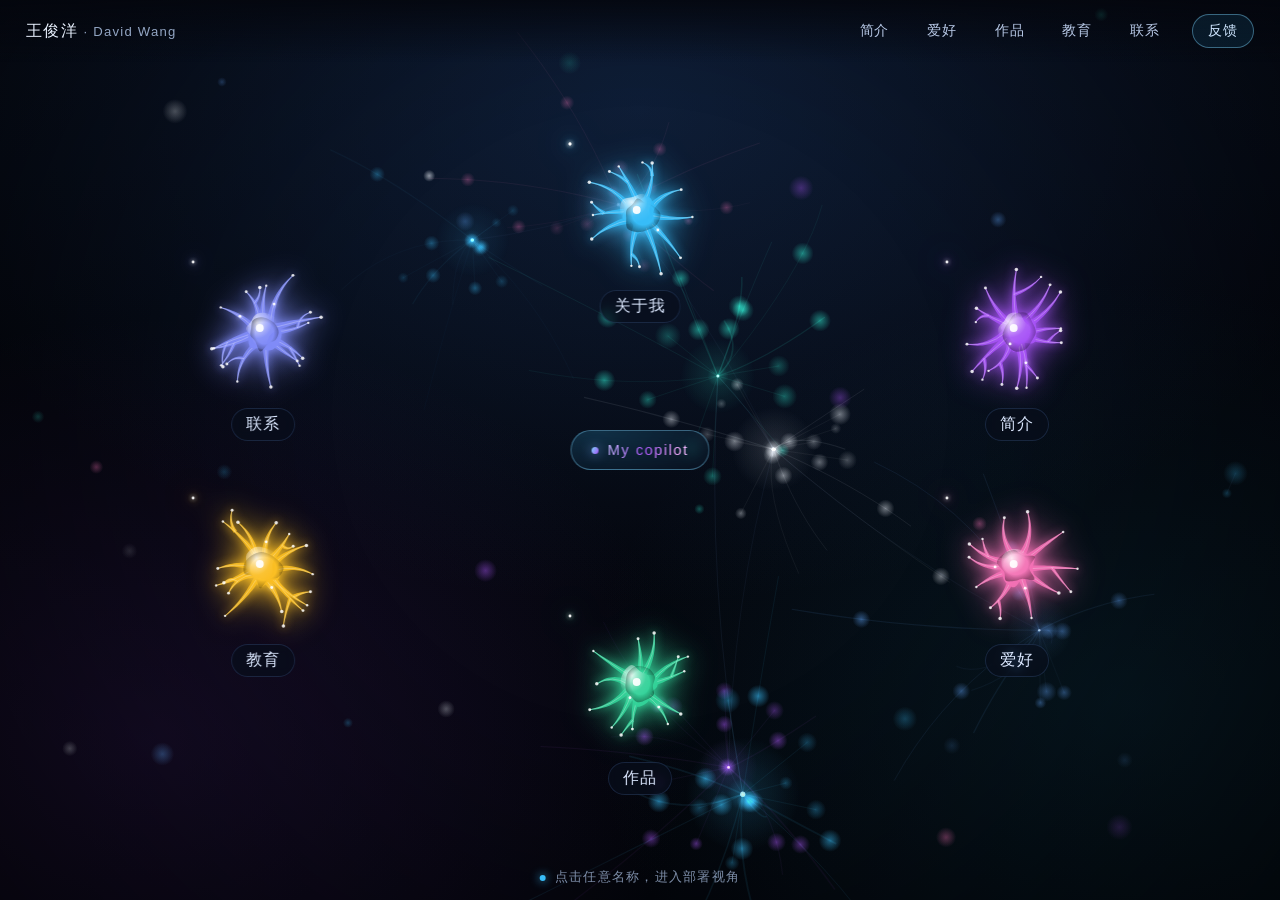
<file: index.html>
<!DOCTYPE html>
<html lang="zh-CN" data-phase="overview">
<head>
<meta charset="UTF-8" />
<meta name="viewport" content="width=device-width, initial-scale=1.0" />
<title>王俊洋 David Wang · 神经网络主页</title>
<meta name="description" content="王俊洋 David Wang 的个人主页：以神经网络节点导航的方式呈现简介、爱好、作品、教育与联系方式。" />
<link rel="preconnect" href="https://fonts.googleapis.com" />
<style>
/* ============================================================
   V3 · 神经网络主题
   - 深空背景 + canvas 神经元脉络（程序化生成，无需图片）
   - 6 个发光节点分布屏幕四周，点击后飞向中心并展开内容
   - 全部样式/脚本内联，页面自包含；不依赖 style.css / main.js
   ============================================================ */
:root {
  --bg: #04060d;
  --bg-2: #070c18;
  --ink: #e9f0ff;
  --muted: #93a6c4;
  --line: rgba(120, 170, 255, 0.16);
  --panel-bg: linear-gradient(158deg, rgba(17, 26, 46, 0.86), rgba(8, 13, 26, 0.93));
  --shadow: 0 26px 70px rgba(0, 0, 0, 0.6);
}

* { box-sizing: border-box; }

html, body {
  margin: 0;
  padding: 0;
}

/* 背景必须画在「有高度」的元素上：页面主体全是 fixed/absolute，
   body 自身高度为 0 会让渐变定位区退化、不透明层不绘制（透出白底）。
   因此给 html 定高 + 底色，body 用 min-height 撑满视口。 */
html {
  height: 100%;
  background-color: var(--bg);
}

body {
  min-height: 100%;
  background:
    radial-gradient(1200px 800px at 50% 12%, rgba(34, 78, 140, 0.28), transparent 62%),
    radial-gradient(900px 700px at 12% 82%, rgba(88, 40, 140, 0.22), transparent 60%),
    radial-gradient(900px 700px at 88% 78%, rgba(20, 96, 120, 0.2), transparent 60%),
    linear-gradient(180deg, var(--bg-2), var(--bg) 55%, #03050b);
  background-repeat: no-repeat;
  background-attachment: fixed;
  color: var(--ink);
  font-family: -apple-system, BlinkMacSystemFont, "Segoe UI", "PingFang SC",
    "Hiragino Sans GB", "Microsoft YaHei", "Noto Sans SC", sans-serif;
  -webkit-font-smoothing: antialiased;
  overflow: hidden;
}

/* ---------- 背景画布 ---------- */
#fx {
  position: fixed;
  inset: 0;
  z-index: 0;
  display: block;
}

/* 让四角略暗，中心更聚焦；聚焦态会进一步压暗四周 */
.vignette {
  position: fixed;
  inset: 0;
  z-index: 1;
  pointer-events: none;
  opacity: 0.78;
  transition: opacity 0.7s ease;
  background: radial-gradient(circle at 50% 46%, transparent 38%, rgba(0, 0, 0, 0.55) 100%);
}

/* ---------- 舞台 ---------- */
.stage {
  position: fixed;
  inset: 0;
  z-index: 2;
}

/* 节点之间的发光连线 */
.links {
  position: absolute;
  inset: 0;
  width: 100%;
  height: 100%;
  pointer-events: none;
  overflow: visible;
  opacity: 0;
  transition: opacity 0.5s ease;
}
.link-glow {
  stroke-linecap: round;
  filter: blur(3px);
}
.link-core {
  stroke-linecap: round;
  stroke-dasharray: 7 13;
  animation: linkFlow 2.6s linear infinite;
}
@keyframes linkFlow {
  to { stroke-dashoffset: -40; }
}

/* ---------- 节点 ---------- */
.nodes {
  position: absolute;
  inset: 0;
  z-index: 3;
  pointer-events: none;
}

.node {
  position: absolute;
  left: 50%;
  top: 50%;
  transform: translate(-50%, -50%) translate(var(--dx, 0px), var(--dy, 0px)) scale(1);
  width: 168px;
  margin: 0;
  padding: 0;
  border: 0;
  background: none;
  color: inherit;
  font: inherit;
  cursor: pointer;
  pointer-events: auto;
  display: flex;
  flex-direction: column;
  align-items: center;
  gap: 12px;
  transition: transform 0.95s cubic-bezier(0.22, 1, 0.36, 1),
              opacity 0.5s ease,
              visibility 0.5s;
  -webkit-tap-highlight-color: transparent;
}
.node:focus-visible { outline: none; }
.node:focus-visible .node-neuron {
  filter: drop-shadow(0 0 10px #ffffff) drop-shadow(0 0 30px var(--c));
}

/* 节点：神经元（胞体 + 树突 + 发光的突触末梢 + 流动电信号） */
.neuron-defs { position: absolute; width: 0; height: 0; overflow: hidden; }

.node-neuron {
  position: relative;
  display: block;
  /* 随视口高度自适应：始终能塞进「顶栏 ↔ 面板上沿」之间（见 activePos()） */
  width: clamp(64px, calc((27vh - 86px) / 1.09), 140px);
  height: clamp(64px, calc((27vh - 86px) / 1.09), 140px);
  filter: drop-shadow(0 0 5px var(--c)) drop-shadow(0 0 15px var(--c));
  transition: transform 0.5s cubic-bezier(0.22, 1, 0.36, 1), filter 0.5s ease;
  will-change: transform, filter;
  pointer-events: none;
}
.node-neuron svg { display: block; width: 100%; height: 100%; overflow: visible; }

/* 树突 / 胞体：颜色取节点色 */
.node-neuron .dendrite { fill: var(--c); opacity: 0.9; }
.node-neuron .dendrite-hl {
  fill: none;
  stroke: rgba(255, 255, 255, 0.34);
  stroke-width: 1;
  stroke-linecap: round;
}
.node-neuron .soma { fill: var(--c); opacity: 0.96; }
.node-neuron .soma-hi { opacity: 0.9; }
.node-neuron .soma-rim { opacity: 0.72; }
.node-neuron .soma-core { fill: #ffffff; opacity: 0.92; }

/* 突触末梢：呼吸式闪烁 */
.node-neuron .tip {
  fill: #ffffff;
  opacity: 0.85;
  animation: tipPulse 3.4s ease-in-out infinite;
}
@keyframes tipPulse {
  0%, 100% { opacity: 0.3; }
  50% { opacity: 1; }
}

/* 沿树突流动的电信号 */
.node-neuron .spark {
  fill: #ffffff;
  opacity: 0.95;
  filter: drop-shadow(0 0 3px #ffffff);
}

/* 节点名称：绝对定位于神经元下方，使胞体中心＝节点中心 */
.node-name {
  position: absolute;
  top: calc(100% + 6px);
  left: 50%;
  transform: translateX(-50%);
  padding: 5px 14px;
  font-size: 0.98rem;
  letter-spacing: 0.06em;
  white-space: nowrap;
  color: #dce8ff;
  background: rgba(8, 14, 28, 0.66);
  border: 1px solid var(--line);
  border-radius: 999px;
  backdrop-filter: blur(6px);
  transition: color 0.3s ease, border-color 0.3s ease, box-shadow 0.3s ease;
}

.node:hover .node-neuron {
  transform: scale(1.06);
  filter: drop-shadow(0 0 8px var(--c)) drop-shadow(0 0 26px var(--c));
}
.node:hover .node-name {
  color: #fff;
  border-color: color-mix(in srgb, var(--c) 65%, transparent);
  box-shadow: 0 0 20px color-mix(in srgb, var(--c) 40%, transparent);
}

/* 当前选中的节点：飞到面板正上方的「核心位」，持续发亮 */
.node.is-active {
  opacity: 1;
  pointer-events: none;
  cursor: default;
}
.node.is-active .node-neuron {
  transform: scale(1.09);
  filter: drop-shadow(0 0 10px var(--c)) drop-shadow(0 0 36px var(--c));
}
.node.is-active .node-neuron .dendrite { opacity: 1; }
.node.is-active .node-neuron .tip { animation-duration: 2.2s; }
.node.is-active .node-name {
  color: #fff;
  border-color: color-mix(in srgb, var(--c) 70%, transparent);
  box-shadow: 0 0 22px color-mix(in srgb, var(--c) 45%, transparent);
  /* 桌面端：蓝色神经元紧贴面板上沿，此处标签会压住面板，故仅隐去视觉；
     用 opacity（而非 visibility）以保证按钮仍保有可读名称，供读屏使用 */
  opacity: 0;
}

/* ============================================================
   三态：概览（只有名称）→ 聚焦（居中放大、只剩大号名称）→ 详情（展开面板）
   由 <html data-phase> 驱动，js 里对应 'overview' / 'focus' / 'detail'
   ============================================================ */

/* —— 概览态：6 个部分都只显示「神经元 + 名称」，中央留空 —— */
html[data-phase="overview"] .node { opacity: 1; }

/* —— 聚焦态：被点中的节点飞到屏幕中央并整体放大，只有名称是重点 —— */
html[data-phase="focus"] .node.is-active {
  /* 覆盖 .node 的基础 transform：中心点不变，只把整体放大 */
  transform: translate(-50%, -50%) translate(var(--dx, 0px), var(--dy, 0px)) scale(1.6);
  pointer-events: auto;      /* 允许再点一次进入详情 */
  cursor: pointer;
}
html[data-phase="focus"] .node.is-active .node-neuron {
  transform: none;           /* 放大交给 .node 整体做，避免二次缩放 */
  filter: drop-shadow(0 0 14px var(--c)) drop-shadow(0 0 52px var(--c));
}
html[data-phase="focus"] .node.is-active .node-name { opacity: 1; }

/* 聚焦态：其余部分完全退场（既不可点，也不进读屏顺序） */
html[data-phase="focus"] .node:not(.is-active) {
  opacity: 0;
  visibility: hidden;
  pointer-events: none;
}

/* 聚焦态：给被选中的部署点套一圈缓缓呼吸的「部署环」 */
html[data-phase="focus"] .node.is-active .node-neuron::after {
  content: "";
  position: absolute;
  inset: -15%;
  border: 1px solid color-mix(in srgb, var(--c) 62%, transparent);
  border-radius: 50%;
  animation: deployRing 2.8s ease-in-out infinite;
}
@keyframes deployRing {
  0%, 100% { opacity: 0.22; transform: scale(0.94); }
  50%      { opacity: 0.8;  transform: scale(1.05); }
}

/* 聚焦态：四周压暗，把注意力收到中央 */
html[data-phase="focus"] .vignette { opacity: 1; }

/* —— 详情态：被选节点贴到面板上沿，四周其他节点保持可点 —— */
html[data-phase="detail"] .node:not(.is-active) { opacity: 0.82; }
html[data-phase="detail"] .node:not(.is-active):hover { opacity: 1; }


/* ---------- 中心内容面板 ---------- */
.panels {
  position: absolute;
  inset: 0;
  z-index: 4;
  pointer-events: none;
}

.panel {
  position: absolute;
  left: 50%;
  top: 27%;
  /* 宽度与 JS 中的 dockPos() 保持一致（min(760px, 56vw)），
     保证左右两侧的节点永远落在面板之外 */
  width: min(760px, 56vw);
  /* 顶部 27% 起始；上限 48%，同时保证面板底部不压到正下方「联系」节点
     （联系节点顶边约在 84%H - 74px 处） */
  max-height: min(48%, calc(57% - 74px));
  transform: translateX(-50%) translateY(10px);
  padding: 26px 34px 30px;
  border: 1px solid var(--line);
  border-radius: 22px;
  background: var(--panel-bg);
  box-shadow: var(--shadow), inset 0 0 70px rgba(56, 189, 248, 0.05);
  backdrop-filter: blur(16px);
  overflow-y: auto;
  overflow-x: hidden;
  overscroll-behavior: contain;
  opacity: 0;
  visibility: hidden;
  pointer-events: none;
  transition: opacity 0.55s ease, transform 0.55s cubic-bezier(0.22, 1, 0.36, 1),
              visibility 0.55s;
  scrollbar-width: thin;
  scrollbar-color: rgba(120, 170, 255, 0.35) transparent;
}
.panel::-webkit-scrollbar { width: 8px; }
.panel::-webkit-scrollbar-thumb {
  background: rgba(120, 170, 255, 0.3);
  border-radius: 8px;
}
.panel.is-active {
  opacity: 1;
  visibility: visible;
  pointer-events: auto;
  transform: translateX(-50%) translateY(0);
}
/* 面板顶部的高光条，颜色跟随该部分主题色 */
.panel::before {
  content: "";
  position: absolute;
  top: 0;
  left: 12%;
  right: 12%;
  height: 2px;
  border-radius: 2px;
  background: linear-gradient(90deg, transparent, var(--c), transparent);
  opacity: 0.9;
}

.panel-head {
  display: flex;
  align-items: baseline;
  gap: 14px;
  flex-wrap: wrap;
  margin-bottom: 14px;
}
.panel-title {
  margin: 0;
  font-size: clamp(1.5rem, 2.6vw, 2rem);
  letter-spacing: 0.04em;
}
.panel-en {
  font-size: 0.82rem;
  letter-spacing: 0.22em;
  text-transform: uppercase;
  color: color-mix(in srgb, var(--c) 70%, #cfe0ff);
  opacity: 0.85;
}

.panel p { line-height: 1.85; }

/* ---------- 头像 + 姓名（关于我） ---------- */
.hero-wrap {
  display: flex;
  flex-direction: column;
  align-items: center;
  text-align: center;
  gap: 4px;
}
.avatar-ring {
  position: relative;
  width: 118px;
  height: 118px;
  border-radius: 50%;
  padding: 4px;
  background: conic-gradient(from 0deg, #38bdf8, #a855f7, #f472b6, #38bdf8);
  box-shadow: 0 0 40px rgba(56, 189, 248, 0.4);
  animation: ringSpin 12s linear infinite;
}
@keyframes ringSpin { to { transform: rotate(360deg); } }
.avatar-ring img {
  position: relative;
  width: 100%;
  height: 100%;
  border-radius: 50%;
  object-fit: cover;
  display: block;
  background: #0a1120;
  animation: ringSpin 12s linear reverse infinite;
}
.hero-name {
  margin: 16px 0 0;
  font-size: clamp(1.9rem, 3.4vw, 2.6rem);
  letter-spacing: 0.06em;
}
.hero-name-en {
  display: block;
  margin-top: 6px;
  font-size: 0.82rem;
  font-weight: 500;
  letter-spacing: 0.3em;
  text-transform: uppercase;
  color: var(--muted);
}
.hero-sub {
  margin: 12px 0 0;
  font-size: 0.9rem;
  color: var(--muted);
}

/* ---------- Morphing 格言 ---------- */
.morphing--tagline { margin-top: 14px; }
.morphing .morph-item { margin: 0; }
.morphing:not(.is-ready) .morph-item { display: none; }
.morphing:not(.is-ready) .morph-item:first-child { display: block; }
.morphing.is-ready { display: grid; }
.morphing.is-ready .morph-item {
  grid-area: 1 / 1;
  align-self: center;
  opacity: 0;
  filter: blur(10px);
  transform: translateY(8px);
  transition: opacity 0.7s ease, filter 0.7s ease, transform 0.7s ease;
  pointer-events: none;
  will-change: opacity, filter, transform;
}
.morphing.is-ready .morph-item.is-active {
  opacity: 1;
  filter: blur(0);
  transform: translateY(0);
}
.tagline {
  font-size: 1.12rem;
  letter-spacing: 0.08em;
  color: #cfe0ff;
}
.tagline-en {
  font-size: 1rem;
  letter-spacing: 0.14em;
  color: #9fd0ff;
}

/* ---------- Video Text 标题 ---------- */
.video-text {
  position: relative;
  display: inline-block;
  isolation: isolate;
}
.video-text__label { display: inline-block; }
.video-text__media {
  position: absolute;
  inset: 0;
  opacity: 0;
  pointer-events: none;
  -webkit-mask-repeat: no-repeat;
  mask-repeat: no-repeat;
  -webkit-mask-position: 0 0;
  mask-position: 0 0;
  -webkit-mask-size: 100% 100%;
  mask-size: 100% 100%;
  transition: opacity 0.45s ease;
}
.video-text__media video {
  width: 100%;
  height: 100%;
  object-fit: cover;
  display: block;
}
/* 首帧兜底图：真实 <img>，压在视频之上。
   踩过的坑：video 的 poster 属性在 preload="none" 下不会渲染，而标题文字
   此刻已经被置为透明——遮罩框里空无一物，就只剩一圈外发光，远看就是
   「标题上蒙了一层雾」。换成真实 <img> 后，只要它加载完，字形里必定有内容；
   等视频真正连续出帧（playing）再把它淡出，露出动态星空。 */
.video-text__poster {
  position: absolute;
  inset: 0;
  z-index: 1;
  width: 100%;
  height: 100%;
  object-fit: cover;
  display: block;
  transition: opacity 0.25s ease;
}
.video-text.is-live .video-text__poster { opacity: 0; }
.video-text.is-video .video-text__label {
  color: transparent;
  -webkit-text-fill-color: transparent;
  /* 字形外发光：在深色背景上再拉开一档辨识度 */
  text-shadow: 0 0 18px rgba(147, 197, 253, 0.35), 0 0 40px rgba(96, 165, 250, 0.18);
}
.video-text.is-video .video-text__media { opacity: 1; }

/* ---------- 简介 ---------- */
.info-list {
  list-style: none;
  margin: 18px 0 0;
  padding: 0;
  display: grid;
  gap: 10px;
}
.info-list li {
  padding: 9px 16px;
  border-radius: 12px;
  background: rgba(11, 18, 34, 0.66);
  border: 1px solid rgba(120, 170, 255, 0.12);
  font-size: 0.93rem;
  color: #d5e2f8;
}
.info-list strong {
  color: #7dd3fc;
  font-weight: 600;
  margin-right: 8px;
}
.intro-en {
  color: var(--muted);
  font-size: 0.92rem;
}

/* ---------- 卡片（爱好 / 作品） ---------- */
.deck {
  display: grid;
  gap: 16px;
  margin-top: 18px;
}
.deck--4 { grid-template-columns: repeat(4, minmax(0, 1fr)); }
.deck--2 { grid-template-columns: repeat(2, minmax(0, 1fr)); }

.card {
  position: relative;
  padding: 18px;
  border-radius: 16px;
  background: linear-gradient(160deg, rgba(20, 30, 52, 0.9), rgba(10, 16, 30, 0.92));
  border: 1px solid rgba(120, 170, 255, 0.14);
  transition: transform 0.4s cubic-bezier(0.22, 1, 0.36, 1),
              box-shadow 0.4s ease, border-color 0.4s ease;
}
.card h3 {
  margin: 0 0 8px;
  font-size: 1.02rem;
  color: #eaf2ff;
}
.card p {
  margin: 0;
  font-size: 0.86rem;
  line-height: 1.7;
  color: var(--muted);
}
.card:hover {
  transform: translateY(-5px);
  border-color: color-mix(in srgb, var(--c) 55%, transparent);
  box-shadow: 0 18px 40px rgba(0, 0, 0, 0.5),
              0 0 28px color-mix(in srgb, var(--c) 30%, transparent);
}

/* 卡片的错落“叠牌”感：轻量，不会溢出面板 */
@media (hover: hover) and (min-width: 901px) and (prefers-reduced-motion: no-preference) {
  .deck--4 .card:nth-child(1) { transform: translate(-5px, 3px) rotate(-1.6deg); }
  .deck--4 .card:nth-child(2) { transform: translate(-1px, -3px) rotate(-0.6deg); }
  .deck--4 .card:nth-child(3) { transform: translate(2px, 3px) rotate(0.7deg); }
  .deck--4 .card:nth-child(4) { transform: translate(5px, -2px) rotate(1.7deg); }
  .deck--2 .card:nth-child(1) { transform: translate(-4px, -2px) rotate(-0.8deg); }
  .deck--2 .card:nth-child(2) { transform: translate(4px, 2px) rotate(0.8deg); }
  .deck:hover .card,
  .deck:focus-within .card { transform: translateY(-5px) rotate(0deg); }
}

/* 爱好卡片自定义鼠标指针（沿用 V2） */
.hobby-card--football { cursor: url("[data-uri]") 16 16, auto; }
.hobby-card--pool { cursor: url("[data-uri]") 16 16, auto; }
.hobby-card--vocaloid { cursor: url("[data-uri]") 16 16, auto; }
.hobby-card--dice { cursor: url("[data-uri]") 16 16, auto; }
@media (hover: none) {
  .hobby-card--football, .hobby-card--pool,
  .hobby-card--vocaloid, .hobby-card--dice { cursor: auto; }
}

/* ---------- 作品卡片 ---------- */
.project-figure {
  display: block;
  margin: -18px -18px 14px;
  border-radius: 16px 16px 0 0;
  overflow: hidden;
  border-bottom: 1px solid rgba(120, 170, 255, 0.14);
}
.project-img {
  width: 100%;
  height: 120px;
  object-fit: cover;
  display: block;
  transition: transform 0.5s ease;
}
.project-figure:hover .project-img { transform: scale(1.05); }
.card-tag {
  display: inline-block;
  margin-top: 12px;
  padding: 4px 12px;
  font-size: 0.76rem;
  letter-spacing: 0.08em;
  color: #7dd3fc;
  border-radius: 999px;
  background: rgba(56, 189, 248, 0.12);
  border: 1px solid rgba(56, 189, 248, 0.3);
}

/* ---------- 教育时间线 ---------- */
.timeline {
  position: relative;
  margin-top: 18px;
  padding-left: 24px;
  border-left: 2px solid rgba(120, 170, 255, 0.2);
}
.timeline-item {
  position: relative;
  margin-bottom: 26px;
  padding-right: 240px;
}
.timeline-item:last-child { margin-bottom: 0; }
.timeline-item::before {
  content: "";
  position: absolute;
  left: -32px;
  top: 7px;
  width: 12px;
  height: 12px;
  border-radius: 50%;
  background: var(--c);
  box-shadow: 0 0 14px var(--c);
}
.timeline-date {
  display: inline-block;
  font-size: 0.82rem;
  letter-spacing: 0.12em;
  color: #7dd3fc;
}
.timeline-item h3 {
  margin: 6px 0;
  font-size: 1.02rem;
  color: #eaf2ff;
}
.timeline-item p {
  margin: 0;
  font-size: 0.87rem;
  color: var(--muted);
}
.school-logos {
  position: absolute;
  top: 50%;
  right: 0;
  transform: translateY(-50%);
  display: flex;
  align-items: center;
  gap: 18px;
}
.school-logo {
  display: block;
  height: 46px;
  width: auto;
  max-width: 168px;
  object-fit: contain;
  opacity: 0.92;
  transition: opacity 0.25s ease, transform 0.3s ease;
}
.school-logo:hover { opacity: 1; transform: scale(1.06); }
.school-logo--mark { height: 60px; width: 60px; }

/* ---------- 联系方式 ---------- */
.contact-list {
  display: grid;
  gap: 12px;
  margin-top: 18px;
}
.contact-item {
  display: flex;
  align-items: center;
  justify-content: space-between;
  gap: 16px;
  flex-wrap: wrap;
  padding: 14px 18px;
  border-radius: 14px;
  background: rgba(11, 18, 34, 0.7);
  border: 1px solid rgba(120, 170, 255, 0.14);
}
.contact-label {
  font-size: 0.86rem;
  letter-spacing: 0.08em;
  color: #7dd3fc;
}
.contact-value {
  font-size: 0.92rem;
  color: #dbe7fb;
  text-decoration: none;
}
a.contact-value:hover { color: #7dd3fc; text-decoration: underline; }

/* ---------- 顶栏 ---------- */
.topbar {
  position: fixed;
  top: 0;
  left: 0;
  right: 0;
  z-index: 20;
  display: flex;
  align-items: center;
  justify-content: space-between;
  gap: 16px;
  padding: 14px 26px;
  background: linear-gradient(180deg, rgba(4, 6, 13, 0.85), transparent);
  pointer-events: none;
}
.topbar > * { pointer-events: auto; }
.brand {
  font-size: 0.98rem;
  letter-spacing: 0.08em;
  color: #eaf2ff;
  text-decoration: none;
}
.brand span { color: var(--muted); font-size: 0.82rem; }
.topnav {
  display: flex;
  gap: 6px;
  flex-wrap: wrap;
}
.topnav button {
  padding: 7px 15px;
  border-radius: 999px;
  border: 1px solid transparent;
  background: transparent;
  color: #b9cae8;
  font-family: inherit;
  font-size: 0.86rem;
  letter-spacing: 0.06em;
  cursor: pointer;
  transition: color 0.3s ease, background 0.3s ease, border-color 0.3s ease,
              box-shadow 0.3s ease;
}
.topnav button:hover { color: #fff; background: rgba(120, 170, 255, 0.1); }
.topnav button.is-active {
  color: #04121c;
  font-weight: 600;
  background: linear-gradient(120deg, #7dd3fc, #a855f7);
  box-shadow: 0 0 22px rgba(120, 170, 255, 0.45);
}

/* ---------- 底部提示 ---------- */
.hint {
  position: fixed;
  left: 50%;
  bottom: 14px;
  z-index: 20;
  transform: translateX(-50%);
  margin: 0;
  font-size: 0.8rem;
  letter-spacing: 0.1em;
  color: rgba(147, 166, 196, 0.85);
  text-align: center;
  pointer-events: none;
  white-space: nowrap;
}
.hint::before {
  content: "";
  display: inline-block;
  width: 6px;
  height: 6px;
  margin-right: 9px;
  border-radius: 50%;
  background: #38bdf8;
  box-shadow: 0 0 10px #38bdf8;
  animation: hintPulse 1.9s ease-in-out infinite;
  vertical-align: middle;
}
@keyframes hintPulse {
  0%, 100% { opacity: 0.35; transform: scale(0.8); }
  50% { opacity: 1; transform: scale(1.15); }
}

/* ============================================================
   响应式：手机 / 窄屏沿用桌面同款「节点环绕 + 飞入中心 + 面板浮层」，
   结构与三态动画完全一致，只把节点和面板的尺寸收敛到窄屏合适的大小。
   因为面板在窄屏几乎占满宽度、左右没有余量，
   详情态里 5 个「停靠节点」改为排在面板下方一行（见 JS 的 dockPos）。
   ============================================================ */
@media (max-width: 860px) {
  /* 窄屏放不下 6 个导航按钮，仍以节点导航，故隐藏顶部按钮组 */
  .topnav { display: none; }
  .brand { font-size: 0.92rem; white-space: nowrap; }
  .topbar { padding: 12px 18px; }

  /* 节点：随屏宽缩放，纵向同时受视口高度约束，矮屏 / 横屏也塞得下 */
  .node { width: clamp(84px, 26vw, 120px); gap: 8px; }
  .node-neuron {
    width: clamp(44px, min(13vw, (27vh - 86px) / 1.09), 92px);
    height: clamp(44px, min(13vw, (27vh - 86px) / 1.09), 92px);
  }
  .node-name {
    font-size: 0.76rem;
    padding: 4px 10px;
    top: calc(100% + 5px);
  }

  /* 面板：上让出核心节点，下让出「停靠节点一行 + 底部提示」 */
  .panel {
    width: min(760px, calc(100vw - 26px));
    top: 24%;
    max-height: min(50%, calc(58% - 62px));
    padding: 20px 18px 22px;
    border-radius: 18px;
  }

  /* 面板内部排版：单列卡片 + 校徽跟随文字，避免窄列被挤 */
  .deck--4, .deck--2 { grid-template-columns: 1fr; }
  .timeline-item { padding-right: 0; }
  .school-logos {
    position: static;
    transform: none;
    margin-top: 12px;
    gap: 14px;
  }
  .school-logo { height: 38px; max-width: 128px; }
  .school-logo--mark { height: 38px; width: 38px; }

  /* 底部提示：窄屏允许换行，避免长句溢出屏幕 */
  .hint {
    max-width: calc(100vw - 28px);
    white-space: normal;
    font-size: 0.74rem;
  }
}

/* 横屏手机等「很矮」的窄屏：高度只有 390 上下，
   要同时塞下 顶栏 / 核心节点 / 面板 / 停靠节点行 / 底部提示，
   所以面板下移、节点和名称进一步收紧（数值与 JS 的 panelTopPx / dockPos 对应）。 */
@media (max-width: 860px) and (max-height: 560px) {
  .panel {
    top: 32%;
    max-height: min(50%, calc(58% - 76px));
    padding: 16px 16px 18px;
  }
  .node-neuron {
    width: clamp(36px, min(13vw, (27vh - 86px) / 1.09), 92px);
    height: clamp(36px, min(13vw, (27vh - 86px) / 1.09), 92px);
  }
  .node-name {
    font-size: 0.72rem;
    padding: 3px 9px;
    top: calc(100% + 3px);
  }
}

@media (max-width: 1080px) and (min-width: 861px) {
  .deck--4 { grid-template-columns: repeat(2, minmax(0, 1fr)); }
  .panel { padding-left: 22px; padding-right: 22px; }
  .timeline-item { padding-right: 172px; }
  .school-logo { height: 38px; max-width: 124px; }
  .school-logo--mark { height: 38px; width: 38px; }
  .school-logos { gap: 13px; }
  .hero-name { font-size: 1.9rem; }
}

/* 矮窗口：等比例缩小节点，避免与面板上下相撞 */
@media (max-height: 680px) and (min-width: 861px) {
  .panel { top: 25%; max-height: 48%; }
  .node { width: 150px; gap: 8px; }
  .node-neuron {
    width: clamp(60px, calc((25vh - 86px) / 1.09), 120px);
    height: clamp(60px, calc((25vh - 86px) / 1.09), 120px);
  }
  .node-name { font-size: 0.86rem; padding: 4px 11px; }
  .hero-name { font-size: 1.8rem; }
  .avatar-ring { width: 108px; height: 108px; }
}

/* 尊重系统「减少动态效果」 */
@media (prefers-reduced-motion: reduce) {
  *, *::before, *::after {
    animation-duration: 0.001ms !important;
    animation-iteration-count: 1 !important;
  }
  .node { transition: opacity 0.3s ease; }
  .node-neuron { transition: opacity 0.3s ease; }
  .node-neuron .spark { display: none; }
  .node-neuron .tip { animation: none; opacity: 0.8; }
  .panel { transition: opacity 0.3s ease; }
  .video-text__media { display: none; }
  .video-text.is-video .video-text__label {
    color: inherit;
    -webkit-text-fill-color: currentColor;
    text-shadow: none;
  }
  .morphing.is-ready .morph-item {
    filter: none;
    transform: none;
    transition: opacity 0.3s ease;
  }
}

/* ============================================================
   反馈入口与反馈表单
   顶栏按钮是 .topbar 的直接子元素（不放进 .topnav——窄屏会把 .topnav 整块隐藏，
   放进里面手机就看不到入口了）；浮层 z-index 60，盖住顶栏(20)与节点层(4)。
   ============================================================ */
.fb-entry {
  flex: none;
  padding: 7px 15px;
  border-radius: 999px;
  border: 1px solid rgba(125, 211, 252, 0.42);
  background: rgba(56, 189, 248, 0.1);
  color: #cfe6ff;
  font-family: inherit;
  font-size: 0.86rem;
  letter-spacing: 0.08em;
  cursor: pointer;
  transition: color 0.3s ease, background 0.3s ease, border-color 0.3s ease,
              box-shadow 0.3s ease;
}
/* 桌面：站名靠左、导航靠右、反馈按钮占最右上角（保持按钮在「顶栏右上角」的位置） */
.topbar { justify-content: flex-start; }
.topnav { margin-left: auto; }
.fb-entry:hover, .fb-entry:focus-visible {
  outline: none;
  color: #04121c;
  font-weight: 600;
  border-color: transparent;
  background: linear-gradient(120deg, #7dd3fc, #a855f7);
  box-shadow: 0 0 22px rgba(120, 170, 255, 0.45);
}

.fb-overlay {
  position: fixed;
  inset: 0;
  z-index: 60;
  display: none;
  align-items: center;
  justify-content: center;
  padding: 24px 18px;
  background: radial-gradient(120% 90% at 50% 0%, rgba(12, 20, 40, 0.84), rgba(2, 4, 10, 0.93));
  -webkit-backdrop-filter: blur(7px);
  backdrop-filter: blur(7px);
}
.fb-overlay.is-open { display: flex; }

.fb-card {
  width: min(560px, 100%);
  max-height: calc(100vh - 40px);
  max-height: calc(100dvh - 40px);
  overflow-y: auto;
  overscroll-behavior: contain;
  padding: 24px 24px 22px;
  border-radius: 20px;
  border: 1px solid rgba(125, 211, 252, 0.26);
  background: linear-gradient(165deg, rgba(11, 18, 34, 0.97), rgba(5, 8, 16, 0.99));
  box-shadow: 0 34px 90px rgba(0, 0, 0, 0.62),
              0 0 0 1px rgba(120, 170, 255, 0.06) inset;
  color: #e7eefc;
}
.fb-head {
  display: flex;
  align-items: flex-start;
  gap: 12px;
  margin-bottom: 16px;
}
.fb-head h2 { margin: 0; font-size: 1.12rem; letter-spacing: 0.06em; }
.fb-head p { margin: 5px 0 0; font-size: 0.8rem; line-height: 1.55; color: var(--muted); }
.fb-close {
  flex: none;
  margin-left: auto;
  width: 32px;
  height: 32px;
  border-radius: 50%;
  border: 1px solid rgba(147, 166, 196, 0.28);
  background: transparent;
  color: #b9cae8;
  font-family: inherit;
  font-size: 0.9rem;
  line-height: 1;
  cursor: pointer;
  transition: color 0.25s ease, border-color 0.25s ease, background 0.25s ease;
}
.fb-close:hover, .fb-close:focus-visible {
  outline: none;
  color: #fff;
  border-color: rgba(125, 211, 252, 0.6);
  background: rgba(120, 170, 255, 0.12);
}

.fb-form { display: grid; gap: 15px; }
.fb-field { display: grid; gap: 7px; margin: 0; padding: 0; border: 0; }
.fb-label {
  display: block;
  font-size: 0.82rem;
  letter-spacing: 0.06em;
  color: #cfe0f8;
}
.fb-req { margin-left: 3px; color: #7dd3fc; }
.fb-opt { margin-left: 6px; font-size: 0.72rem; color: var(--muted); }

.fb-input, .fb-textarea {
  width: 100%;
  padding: 11px 13px;
  border-radius: 11px;
  border: 1px solid rgba(147, 166, 196, 0.26);
  background: rgba(6, 11, 22, 0.85);
  color: #eaf2ff;
  font-family: inherit;
  font-size: 0.92rem;
  transition: border-color 0.25s ease, box-shadow 0.25s ease;
}
.fb-textarea { min-height: 108px; line-height: 1.6; resize: vertical; }
.fb-input::placeholder, .fb-textarea::placeholder { color: rgba(147, 166, 196, 0.62); }
.fb-input:focus, .fb-textarea:focus {
  outline: none;
  border-color: rgba(125, 211, 252, 0.72);
  box-shadow: 0 0 0 3px rgba(56, 189, 248, 0.16);
}

.fb-devices {
  display: flex;
  flex-wrap: wrap;
  gap: 8px;
  padding: 4px;
  border: 1px solid transparent;
  border-radius: 12px;
}
.fb-device { position: relative; }
.fb-device input { position: absolute; width: 1px; height: 1px; opacity: 0; }
.fb-device span {
  display: inline-block;
  padding: 8px 16px;
  border-radius: 999px;
  border: 1px solid rgba(147, 166, 196, 0.28);
  color: #b9cae8;
  font-size: 0.86rem;
  cursor: pointer;
  transition: color 0.25s ease, background 0.25s ease, border-color 0.25s ease,
              box-shadow 0.25s ease;
}
.fb-device span:hover { color: #fff; background: rgba(120, 170, 255, 0.12); }
.fb-device input:checked + span {
  color: #04121c;
  font-weight: 600;
  border-color: transparent;
  background: linear-gradient(120deg, #7dd3fc, #a855f7);
  box-shadow: 0 0 18px rgba(120, 170, 255, 0.4);
}
.fb-device input:focus-visible + span {
  outline: 2px solid rgba(125, 211, 252, 0.8);
  outline-offset: 2px;
}

.fb-field.is-invalid .fb-input,
.fb-field.is-invalid .fb-textarea,
.fb-field.is-invalid .fb-devices { border-color: rgba(248, 113, 113, 0.7); }
.fb-error { display: none; margin: 0; font-size: 0.76rem; color: #fca5a5; }
.fb-field.is-invalid .fb-error { display: block; }
.fb-count { justify-self: end; font-size: 0.72rem; color: var(--muted); }

.fb-actions { display: flex; align-items: center; gap: 12px; flex-wrap: wrap; }
.fb-submit {
  padding: 11px 26px;
  border-radius: 999px;
  border: 1px solid transparent;
  background: linear-gradient(120deg, #7dd3fc, #a855f7);
  color: #04121c;
  font-family: inherit;
  font-weight: 600;
  font-size: 0.9rem;
  letter-spacing: 0.06em;
  cursor: pointer;
  transition: box-shadow 0.25s ease, opacity 0.25s ease;
}
.fb-submit:hover:enabled { box-shadow: 0 0 26px rgba(120, 170, 255, 0.55); }
.fb-submit:disabled { opacity: 0.55; cursor: default; }
.fb-status { font-size: 0.82rem; line-height: 1.5; color: var(--muted); }
.fb-status.is-ok { color: #6ee7b7; }
.fb-status.is-err { color: #fca5a5; }
.fb-note { margin: 0; font-size: 0.72rem; line-height: 1.55; color: var(--muted); }
.fb-hp { position: absolute; left: -9999px; width: 1px; height: 1px; opacity: 0; }

/* ---------- 反馈：反馈成功页（替换表单，而不是只把按钮改名） ---------- */
/* .fb-form / .fb-done 都是 display:grid，会盖掉 [hidden] 的 UA 样式，必须显式兜住 */
.fb-form[hidden], .fb-done[hidden] { display: none; }
.fb-card.is-done .fb-head-copy { display: none; }
.fb-card.is-done .fb-head { margin-bottom: 6px; }

.fb-done {
  display: grid;
  justify-items: center;
  gap: 13px;
  padding: 6px 4px 2px;
  text-align: center;
}
.fb-done-mark {
  display: grid;
  place-items: center;
  width: 54px;
  height: 54px;
  border-radius: 50%;
  border: 1px solid rgba(110, 231, 183, 0.42);
  background: rgba(16, 185, 129, 0.12);
  color: #6ee7b7;
  font-size: 1.5rem;
  line-height: 1;
  box-shadow: 0 0 24px rgba(16, 185, 129, 0.28);
}
.fb-done h2 { margin: 0; font-size: 1.12rem; letter-spacing: 0.06em; }
.fb-done-text {
  margin: 0;
  max-width: 32em;
  font-size: 0.84rem;
  line-height: 1.65;
  color: var(--muted);
}
.fb-done-actions {
  display: flex;
  flex-wrap: wrap;
  justify-content: center;
  gap: 12px;
  margin-top: 3px;
}
.fb-btn {
  padding: 11px 26px;
  border-radius: 999px;
  font-family: inherit;
  font-size: 0.9rem;
  font-weight: 600;
  letter-spacing: 0.06em;
  cursor: pointer;
  transition: color 0.25s ease, background 0.25s ease, border-color 0.25s ease,
              box-shadow 0.25s ease;
}
.fb-btn--ghost {
  border: 1px solid rgba(147, 166, 196, 0.34);
  background: transparent;
  color: #cfe6ff;
}
.fb-btn--ghost:hover, .fb-btn--ghost:focus-visible {
  outline: none;
  color: #fff;
  border-color: rgba(125, 211, 252, 0.6);
  background: rgba(120, 170, 255, 0.12);
}
.fb-btn--primary {
  border: 1px solid transparent;
  background: linear-gradient(120deg, #7dd3fc, #a855f7);
  color: #04121c;
}
.fb-btn--primary:hover, .fb-btn--primary:focus-visible {
  outline: none;
  box-shadow: 0 0 26px rgba(120, 170, 255, 0.55);
}
.fb-done-note { margin: 0; font-size: 0.72rem; line-height: 1.6; color: var(--muted); }
.fb-live { position: absolute; left: -9999px; width: 1px; height: 1px; overflow: hidden; }

@media (max-width: 860px) {
  /* 窄屏顶栏只有站名一行（高 41px），节点环按顶栏下沿排布。
     按钮若留在文档流里会把顶栏撑到 57px、把整个环往下推，
     在 320x568 / 844x390 这类紧凑视口会让面板压到节点上——
     所以窄屏改为绝对定位居中，顶栏高度与改造前完全一致。 */
  .fb-entry {
    position: absolute;
    right: 18px;
    top: 50%;
    transform: translateY(-50%);
    padding: 8px 13px;
    font-size: 0.8rem;
    letter-spacing: 0.04em;
  }
  .fb-overlay { align-items: flex-start; padding: 16px 12px; }
  .fb-card { padding: 20px 16px 18px; border-radius: 17px; max-height: calc(100vh - 32px); max-height: calc(100dvh - 32px); }
  .fb-form { gap: 13px; }
  .fb-textarea { min-height: 92px; }
}
@media (max-width: 860px) and (max-height: 560px) {
  .fb-head { margin-bottom: 12px; }
  .fb-head p { display: none; }
  .fb-card { padding: 16px 14px 15px; }
  .fb-form { gap: 11px; }
  .fb-textarea { min-height: 72px; }
  .fb-device span { padding: 7px 13px; font-size: 0.82rem; }
}

/* ============================================================
   My copilot：初始界面正中心的问答入口（阶段 0 = 本地关键词版）
   入口是 fixed 的独立按钮，不挂在 .topbar / .panels 里：概览态的中央本来就
   刻意留空（见 JS 的 overviewPos 注释），按钮落在这里不与任何节点抢位置。
   用 html[data-phase] 控制「只在初始页面可用」——离开概览态就整块淡出，
   所以访客只有站在初始界面上才叫得出它。
   浮层外壳直接复用 .fb-overlay / .fb-card / .fb-head / .fb-close（含窄屏规则），
   这里只写对话区自己的样式。
   ============================================================ */
.cb-entry {
  position: fixed;
  left: 50%;
  top: 50%;
  z-index: 5;                    /* 盖住节点层(3)与面板层(4)，低于顶栏(20)、浮层(60) */
  display: inline-flex;
  align-items: center;
  gap: 9px;
  padding: 11px 20px;
  border-radius: 999px;
  border: 1px solid rgba(125, 211, 252, 0.42);
  background: radial-gradient(120% 160% at 20% 0%, rgba(56, 189, 248, 0.2), rgba(8, 14, 28, 0.78));
  color: #dcecff;
  font-family: inherit;
  font-size: 0.92rem;
  letter-spacing: 0.1em;
  cursor: pointer;
  opacity: 0;
  visibility: hidden;
  pointer-events: none;
  transform: translate(-50%, -50%) scale(0.94);
  -webkit-backdrop-filter: blur(6px);
  backdrop-filter: blur(6px);
  transition: opacity 0.35s ease, visibility 0.35s ease, transform 0.35s ease,
              color 0.3s ease, border-color 0.3s ease, box-shadow 0.3s ease;
}
html[data-phase="overview"] .cb-entry {
  opacity: 1;
  visibility: visible;
  pointer-events: auto;
  transform: translate(-50%, -50%) scale(1);
}
/* 小圆点呼应底部提示的呼吸点，暗示「这里可以点」 */
.cb-entry::before {
  content: "";
  width: 7px;
  height: 7px;
  border-radius: 50%;
  background: linear-gradient(120deg, #7dd3fc, #a855f7);
  box-shadow: 0 0 12px rgba(120, 170, 255, 0.8);
  animation: cbDot 2.4s ease-in-out infinite;
}
@keyframes cbDot {
  0%, 100% { opacity: 0.4; transform: scale(0.82); }
  50%      { opacity: 1;   transform: scale(1.1); }
}
.cb-entry:hover, .cb-entry:focus-visible {
  outline: none;
  color: #04121c;
  font-weight: 600;
  border-color: transparent;
  background: linear-gradient(120deg, #7dd3fc, #a855f7);
  box-shadow: 0 0 30px rgba(120, 170, 255, 0.5);
}

.cb-head-copy { min-width: 0; }
/* 副标题删掉后只剩标题，让标题与右上角 ✕ 垂直居中对齐 */
.cb-overlay .fb-head { align-items: center; }
.cb-log {
  display: grid;
  gap: 10px;
  max-height: min(46vh, 380px);
  overflow-y: auto;
  overscroll-behavior: contain;
  padding: 2px;
}
.cb-msg {
  max-width: 88%;
  padding: 10px 13px;
  border-radius: 14px;
  font-size: 0.86rem;
  line-height: 1.7;
}
.cb-msg--bot {
  justify-self: start;
  border: 1px solid rgba(147, 166, 196, 0.22);
  border-top-left-radius: 5px;
  background: rgba(10, 17, 32, 0.92);
  color: #dfe9fb;
}
.cb-msg--me {
  justify-self: end;
  border: 1px solid rgba(125, 211, 252, 0.34);
  border-top-right-radius: 5px;
  background: linear-gradient(120deg, rgba(56, 189, 248, 0.22), rgba(168, 85, 247, 0.22));
  color: #eaf4ff;
}
.cb-actions { display: flex; flex-wrap: wrap; gap: 8px; margin-top: 10px; }
.cb-jump, .cb-handoff {
  padding: 6px 12px;
  border-radius: 999px;
  border: 1px solid rgba(125, 211, 252, 0.42);
  background: rgba(56, 189, 248, 0.1);
  color: #cfe6ff;
  font-family: inherit;
  font-size: 0.8rem;
  letter-spacing: 0.05em;
  cursor: pointer;
  transition: color 0.25s ease, background 0.25s ease, border-color 0.25s ease,
              box-shadow 0.25s ease;
}
.cb-handoff {
  border-color: transparent;
  background: linear-gradient(120deg, #7dd3fc, #a855f7);
  color: #04121c;
  font-weight: 600;
}
.cb-jump:hover, .cb-jump:focus-visible, .cb-handoff:hover, .cb-handoff:focus-visible {
  outline: none;
  box-shadow: 0 0 24px rgba(120, 170, 255, 0.5);
}
.cb-jump:hover, .cb-jump:focus-visible {
  color: #fff;
  border-color: rgba(125, 211, 252, 0.8);
  background: rgba(120, 170, 255, 0.16);
}

.cb-chips { display: flex; flex-wrap: wrap; gap: 7px; margin-top: 12px; }
.cb-chip {
  padding: 7px 12px;
  border-radius: 999px;
  border: 1px dashed rgba(147, 166, 196, 0.42);
  background: transparent;
  color: #b9cae8;
  font-family: inherit;
  font-size: 0.8rem;
  cursor: pointer;
  transition: color 0.25s ease, background 0.25s ease, border-color 0.25s ease;
}
.cb-chip:hover, .cb-chip:focus-visible {
  outline: none;
  color: #fff;
  border-style: solid;
  border-color: rgba(125, 211, 252, 0.7);
  background: rgba(120, 170, 255, 0.12);
}

.cb-ask { display: flex; gap: 8px; margin-top: 12px; }
.cb-input {
  flex: 1 1 auto;
  min-width: 0;
  padding: 11px 13px;
  border-radius: 11px;
  border: 1px solid rgba(147, 166, 196, 0.26);
  background: rgba(6, 11, 22, 0.85);
  color: #eaf2ff;
  font-family: inherit;
  font-size: 0.9rem;
  transition: border-color 0.25s ease, box-shadow 0.25s ease;
}
.cb-input::placeholder { color: rgba(147, 166, 196, 0.62); }
.cb-input:focus {
  outline: none;
  border-color: rgba(125, 211, 252, 0.72);
  box-shadow: 0 0 0 3px rgba(56, 189, 248, 0.16);
}
.cb-send {
  flex: none;
  padding: 0 18px;
  border-radius: 11px;
  border: 1px solid transparent;
  background: linear-gradient(120deg, #7dd3fc, #a855f7);
  color: #04121c;
  font-family: inherit;
  font-size: 0.86rem;
  font-weight: 600;
  letter-spacing: 0.06em;
  cursor: pointer;
}
.cb-send:hover, .cb-send:focus-visible {
  outline: none;
  box-shadow: 0 0 24px rgba(120, 170, 255, 0.5);
}

/* 「My copilot」几个字：星空紫渐变 + 缓慢流光 + 呼吸辉光（纯文字，不额外加盒子） */
.cb-shine { color: #c4b5fd; }   /* 兜底：不支持「渐变裁字」的浏览器显示淡紫实字，而不是透明 */
@supports ((-webkit-background-clip: text) or (background-clip: text)) {
  .cb-shine {
    background-image: linear-gradient(100deg,
        #c4b5fd 0%, #a855f7 18%, #f0abfc 34%, #e9d5ff 46%,
        #7dd3fc 58%, #a855f7 74%, #c4b5fd 100%);
    background-size: 260% 100%;
    background-position: 0% 50%;
    -webkit-background-clip: text;
    background-clip: text;
    color: transparent;
    -webkit-text-fill-color: transparent;
    animation: cbShine 7s linear infinite, cbGlow 2.8s ease-in-out infinite;
  }
}
@keyframes cbShine {
  from { background-position: 0% 50%; }
  to   { background-position: 260% 50%; }   /* 首尾同色，回绕看不出接缝 */
}
@keyframes cbGlow {
  0%, 100% { filter: drop-shadow(0 0 3px rgba(168, 85, 247, 0.5)); }
  50%      { filter: drop-shadow(0 0 10px rgba(196, 181, 253, 0.9)); }
}
/* 入口按钮 hover/focus 会反相（底变亮、字变深），这时「My copilot」要回到实色，否则糊在亮底上 */
.cb-entry:hover .cb-shine,
.cb-entry:focus-visible .cb-shine,
.cb-entry:active .cb-shine {
  background-image: none;
  color: #04121c;
  -webkit-text-fill-color: currentColor;
  animation: none;
  filter: none;
}

@media (max-width: 860px) {
  .cb-entry { padding: 10px 17px; font-size: 0.86rem; letter-spacing: 0.08em; }
  .cb-log { max-height: min(42vh, 300px); }
  .cb-msg { max-width: 94%; }
}
@media (max-width: 860px) and (max-height: 560px) {
  .cb-log { max-height: 32vh; }
  .cb-chips { margin-top: 9px; }
  .cb-ask { margin-top: 9px; }
}
@media (prefers-reduced-motion: reduce) {
  .cb-entry::before { animation: none; }
  .cb-shine { animation: none; }   /* 保留星空紫渐变，只是不动 */
}
</style>
</head>
<body>

<canvas id="fx" aria-hidden="true"></canvas>
<div class="vignette" aria-hidden="true"></div>

<!-- 神经元节点共用的渐变定义（供每个节点 SVG 引用） -->
<svg class="neuron-defs" aria-hidden="true" focusable="false" width="0" height="0">
  <defs>
    <radialGradient id="neuronHi" cx="36%" cy="30%" r="74%">
      <stop offset="0%" stop-color="#ffffff" stop-opacity="0.95"/>
      <stop offset="32%" stop-color="#ffffff" stop-opacity="0.5"/>
      <stop offset="66%" stop-color="#ffffff" stop-opacity="0.08"/>
      <stop offset="100%" stop-color="#ffffff" stop-opacity="0"/>
    </radialGradient>
    <radialGradient id="neuronRim" cx="50%" cy="46%" r="55%">
      <stop offset="58%" stop-color="#000000" stop-opacity="0"/>
      <stop offset="100%" stop-color="#000000" stop-opacity="0.5"/>
    </radialGradient>
  </defs>
</svg>

<header class="topbar">
  <a class="brand" href="#" data-goto="hero">王俊洋 <span>· David Wang</span></a>
  <nav class="topnav" id="topnav" aria-label="分区导航">
    <button type="button" data-goto="about">简介</button>
    <button type="button" data-goto="hobbies">爱好</button>
    <button type="button" data-goto="projects">作品</button>
    <button type="button" data-goto="education">教育</button>
    <button type="button" data-goto="contact">联系</button>
  </nav>
  <button class="fb-entry" type="button" data-feedback-open aria-haspopup="dialog">反馈</button>
</header>

<main class="stage" id="stage">
  <svg class="links" id="links" aria-hidden="true"></svg>

  <div class="nodes" id="nodes">
    <button type="button" class="node" data-id="hero" style="--c:#38bdf8" aria-pressed="false">
      <span class="node-neuron" aria-hidden="true"></span>
      <span class="node-name">关于我</span>
    </button>

    <button type="button" class="node" data-id="about" style="--c:#a855f7" aria-pressed="false">
      <span class="node-neuron" aria-hidden="true"></span>
      <span class="node-name">简介</span>
    </button>

    <button type="button" class="node" data-id="hobbies" style="--c:#f472b6" aria-pressed="false">
      <span class="node-neuron" aria-hidden="true"></span>
      <span class="node-name">爱好</span>
    </button>

    <button type="button" class="node" data-id="projects" style="--c:#34d399" aria-pressed="false">
      <span class="node-neuron" aria-hidden="true"></span>
      <span class="node-name">作品</span>
    </button>

    <button type="button" class="node" data-id="education" style="--c:#fbbf24" aria-pressed="false">
      <span class="node-neuron" aria-hidden="true"></span>
      <span class="node-name">教育</span>
    </button>

    <button type="button" class="node" data-id="contact" style="--c:#818cf8" aria-pressed="false">
      <span class="node-neuron" aria-hidden="true"></span>
      <span class="node-name">联系</span>
    </button>
  </div>

  <div class="panels" id="panels">

    <!-- ============ 关于我 ============ -->
    <section class="panel" data-id="hero" style="--c:#38bdf8" aria-hidden="true">
      <div class="hero-wrap">
        <div class="avatar-ring"><img src="./assets/avatar.webp" alt="王俊洋头像" decoding="async" /></div>
        <h1 class="hero-name">
          <span class="video-text" data-video-text><span class="video-text__label">王俊洋</span><span class="video-text__media" aria-hidden="true"><video autoplay muted loop playsinline preload="auto" src="./assets/starfield-bright.mp4"></video><img class="video-text__poster" src="./assets/starfield-poster.webp" alt="" /></span></span>
          <span class="hero-name-en">David Wang</span>
        </h1>
        <p class="hero-sub">智能医学工程 · 天津大学香港理工大学深圳未来技术学院</p>
        <div class="morphing morphing--tagline" data-morph-interval="3800">
          <p class="tagline morph-item">恋旧林的羁鸟，思故渊的池鱼</p>
          <p class="tagline-en morph-item">A soul seeker.</p>
        </div>
      </div>
    </section>

    <!-- ============ 个人简介 ============ -->
    <section class="panel" data-id="about" style="--c:#a855f7" aria-hidden="true">
      <div class="panel-head">
        <h2 class="panel-title"><span class="video-text" data-video-text><span class="video-text__label">个人简介</span><span class="video-text__media" aria-hidden="true"><video muted loop playsinline preload="none" src="./assets/starfield-bright.mp4"></video><img class="video-text__poster" src="./assets/starfield-poster.webp" alt="" /></span></span></h2>
        <span class="panel-en">About Me</span>
      </div>
      <p>你好，我是王俊洋 David Wang。恋旧林的羁鸟，思故渊的池鱼——我喜欢在熟悉与未知之间探索，正在学习智能医学工程，把技术用于生命健康是我努力的方向。</p>
      <p class="intro-en">Hi, I'm David Wang — a Biomedical Engineering student curious about technology and life science.</p>
      <ul class="info-list">
        <li><strong>姓名 · Name</strong>王俊洋 · David Wang</li>
        <li><strong>学校 · School</strong>天津大学香港理工大学深圳未来技术学院</li>
        <li><strong>专业 · Major</strong>智能医学工程 · Biomedical Engineering</li>
        <li><strong>年级 · Grade</strong>大一 · Undergraduate Freshman</li>
      </ul>
    </section>

    <!-- ============ 爱好 ============ -->
    <section class="panel" data-id="hobbies" style="--c:#f472b6" aria-hidden="true">
      <div class="panel-head">
        <h2 class="panel-title"><span class="video-text" data-video-text><span class="video-text__label">我的爱好</span><span class="video-text__media" aria-hidden="true"><video muted loop playsinline preload="none" src="./assets/starfield-bright.mp4"></video><img class="video-text__poster" src="./assets/starfield-poster.webp" alt="" /></span></span></h2>
        <span class="panel-en">My Hobbies</span>
      </div>
      <p>闲暇时喜欢运动与音乐，也爱和朋友一起玩桌游。</p>
      <div class="deck deck--4">
        <div class="card hobby-card hobby-card--football">
          <h3>足球 ⚽</h3>
          <p>在球场上奔跑，享受团队配合与进球的快乐。</p>
        </div>
        <div class="card hobby-card hobby-card--pool">
          <h3>台球 🎱</h3>
          <p>专注、节奏与手感的较量，一杆一杆都让人专注。</p>
        </div>
        <div class="card hobby-card hobby-card--vocaloid">
          <h3>VOCALOID 🎵</h3>
          <p>喜欢虚拟歌手带来的独特声线与旋律世界。</p>
        </div>
        <div class="card hobby-card hobby-card--dice">
          <h3>桌游 🎲</h3>
          <p>和朋友面对面，在规则与策略里碰撞出笑点。</p>
        </div>
      </div>
    </section>

    <!-- ============ 作品 ============ -->
    <section class="panel" data-id="projects" style="--c:#34d399" aria-hidden="true">
      <div class="panel-head">
        <h2 class="panel-title"><span class="video-text" data-video-text><span class="video-text__label">项目 · 作品</span><span class="video-text__media" aria-hidden="true"><video muted loop playsinline preload="none" src="./assets/starfield-bright.mp4"></video><img class="video-text__poster" src="./assets/starfield-poster.webp" alt="" /></span></span></h2>
        <span class="panel-en">Projects</span>
      </div>
      <p>这里展示我的项目与作品。</p>
      <div class="deck deck--2">
        <div class="card">
          <a class="project-figure" href="./assets/award-fruit-wine.jpg" target="_blank" rel="noopener">
            <img class="project-img" src="./assets/award-fruit-wine.jpg" alt="大连市第八中学科技艺术文化节生物比赛一等奖证书" />
          </a>
          <h3>生物比赛 · 果酒制作 · 一等奖 🏆</h3>
          <p>高中参加校科技艺术文化节生物比赛（果酒制作），荣获一等奖。点击图片可放大。</p>
          <span class="card-tag">2025 · 一等奖</span>
        </div>
        <div class="card">
          <h3>项目 · 待补充</h3>
          <p>这里将展示我的更多作品与思考，敬请期待。</p>
        </div>
      </div>
    </section>

    <!-- ============ 教育经历 ============ -->
    <section class="panel" data-id="education" style="--c:#fbbf24" aria-hidden="true">
      <div class="panel-head">
        <h2 class="panel-title"><span class="video-text" data-video-text><span class="video-text__label">教育经历</span><span class="video-text__media" aria-hidden="true"><video muted loop playsinline preload="none" src="./assets/starfield-bright.mp4"></video><img class="video-text__poster" src="./assets/starfield-poster.webp" alt="" /></span></span></h2>
        <span class="panel-en">Education</span>
      </div>
      <div class="timeline">
        <div class="timeline-item">
          <span class="timeline-date">2026 - 至今</span>
          <h3>天津大学香港理工大学深圳未来技术学院 · 智能医学工程</h3>
          <p>目前本科在读（大一），关注生物医学与人工智能的交叉应用。</p>
          <div class="school-logos" aria-label="天津大学 / 香港理工大学">
            <img class="school-logo" src="./assets/school-logo-tju.png" alt="天津大学" loading="lazy">
            <img class="school-logo school-logo--mark" src="./assets/school-logo-polyu.png" alt="香港理工大学" loading="lazy">
          </div>
        </div>
        <div class="timeline-item">
          <span class="timeline-date">2023 - 2026</span>
          <h3>大连市第八中学</h3>
          <p>高中阶段，在此打下学科基础，养成对学习与探索的兴趣。</p>
          <div class="school-logos" aria-label="大连市第八中学">
            <img class="school-logo" src="./assets/school-logo-dl8z.png" alt="大连市第八中学" loading="lazy">
          </div>
        </div>
        <div class="timeline-item">
          <span class="timeline-date">2020 - 2023</span>
          <h3>大连市第79中学</h3>
          <div class="school-logos" aria-label="大连市第79中学">
            <img class="school-logo school-logo--mark" src="./assets/school-logo-dl79.png" alt="大连市第79中学" loading="lazy">
          </div>
        </div>
        <div class="timeline-item">
          <span class="timeline-date">2014 - 2020</span>
          <h3>大连市第79中学附属小学</h3>
        </div>
      </div>
    </section>

    <!-- ============ 联系方式 ============ -->
    <section class="panel" data-id="contact" style="--c:#818cf8" aria-hidden="true">
      <div class="panel-head">
        <h2 class="panel-title"><span class="video-text" data-video-text><span class="video-text__label">联系方式</span><span class="video-text__media" aria-hidden="true"><video muted loop playsinline preload="none" src="./assets/starfield-bright.mp4"></video><img class="video-text__poster" src="./assets/starfield-poster.webp" alt="" /></span></span></h2>
        <span class="panel-en">Contact</span>
      </div>
      <p>欢迎通过以下方式联系我。</p>
      <div class="contact-list">
        <div class="contact-item">
          <span class="contact-label">GitHub</span>
          <a class="contact-value" href="https://github.com/stardust-david" target="_blank" rel="noopener">github.com/stardust-david</a>
        </div>
        <div class="contact-item">
          <span class="contact-label">邮箱 · Email</span>
          <a class="contact-value" href="mailto:3026445011@tju.edu.cn">3026445011@tju.edu.cn</a>
        </div>
        <div class="contact-item">
          <span class="contact-label">社交 · Social</span>
          <span class="contact-value">[@你的账号 / 待补充]</span>
        </div>
      </div>
    </section>

  </div>
</main>

<p class="hint" id="hint">点击任意名称，进入部署视角</p>

<!-- 问答入口：坐在初始界面正中心（概览态中央本来就留空），离开概览态即淡出 -->
<button class="cb-entry" id="cbEntry" type="button" aria-haspopup="dialog"><span class="cb-shine">My copilot</span></button>

<!-- ============ 反馈浮层：昵称(必填) / 与我关系(选填) / 所用设备(必选) / 反馈内容(必填) ============ -->
<div class="fb-overlay" id="fbOverlay" role="dialog" aria-modal="true" aria-labelledby="fbTitle">
  <div class="fb-card" id="fbCard">
    <div class="fb-head">
      <div class="fb-head-copy">
        <h2 id="fbTitle">留个反馈</h2>
        <p>页面、内容、排版哪里不对劲，或者想加点什么，都欢迎写在这里，我会认真看。</p>
      </div>
      <button class="fb-close" id="fbClose" type="button" aria-label="关闭反馈表单">✕</button>
    </div>

    <form class="fb-form" id="fbForm" novalidate>
      <div class="fb-field" data-field="nickname">
        <label class="fb-label" for="fbNickname">昵称<span class="fb-req">*</span><span class="fb-opt">必填</span></label>
        <input class="fb-input" id="fbNickname" name="nickname" type="text" maxlength="40" autocomplete="nickname" placeholder="怎么称呼你">
        <p class="fb-error" id="fbErrNickname">请填写昵称</p>
      </div>

      <div class="fb-field" data-field="relation">
        <label class="fb-label" for="fbRelation">与我关系<span class="fb-opt">选填</span></label>
        <input class="fb-input" id="fbRelation" name="relation" type="text" maxlength="40" list="fbRelationList" placeholder="同学 / 朋友 / 家人 / 老师，也可以自己写">
        <datalist id="fbRelationList">
          <option value="同学"></option>
          <option value="朋友"></option>
          <option value="家人"></option>
          <option value="老师"></option>
          <option value="其他"></option>
        </datalist>
        <p class="fb-error" id="fbErrRelation">最多 40 个字</p>
      </div>

      <fieldset class="fb-field" data-field="device">
        <legend class="fb-label">所用设备<span class="fb-req">*</span><span class="fb-opt">必选一项，已按你的设备预选</span></legend>
        <div class="fb-devices" id="fbDevices">
          <label class="fb-device"><input type="radio" name="device" value="手机"><span>手机</span></label>
          <label class="fb-device"><input type="radio" name="device" value="平板"><span>平板</span></label>
          <label class="fb-device"><input type="radio" name="device" value="电脑"><span>电脑</span></label>
          <label class="fb-device"><input type="radio" name="device" value="其他"><span>其他</span></label>
        </div>
        <p class="fb-error" id="fbErrDevice">请选择所用设备</p>
      </fieldset>

      <div class="fb-field" data-field="content">
        <label class="fb-label" for="fbContent">反馈内容<span class="fb-req">*</span><span class="fb-opt">必填</span></label>
        <textarea class="fb-textarea" id="fbContent" name="content" maxlength="2000" placeholder="例如：手机上第三个节点点开后有点挡住、简介里的照片想换一张……"></textarea>
        <span class="fb-count" id="fbCount">0 / 2000</span>
        <p class="fb-error" id="fbErrContent">请填写反馈内容</p>
      </div>

      <input class="fb-hp" id="fbTrap" name="company_website" type="text" tabindex="-1" autocomplete="off" aria-hidden="true">

      <div class="fb-actions">
        <button class="fb-submit" id="fbSubmit" type="submit">提交</button>
        <span class="fb-status" id="fbStatus" role="status" aria-live="polite"></span>
      </div>
      <p class="fb-note" id="fbNote">提交后直接写入我的私有反馈库，公网读不到，只有我能看见。</p>
    </form>

    <!-- 反馈成功页：替换表单显示，底部两个出口「关闭窗口 / 再来一条」 -->
    <div class="fb-done" id="fbDone" hidden>
      <span class="fb-done-mark" aria-hidden="true">✓</span>
      <h2 id="fbDoneTitle">反馈成功</h2>
      <p class="fb-done-text">已经写进我的反馈库了，谢谢你花时间写这条反馈，我会认真看。</p>
      <div class="fb-done-actions">
        <button class="fb-btn fb-btn--ghost" id="fbDoneClose" type="button">关闭窗口</button>
        <button class="fb-btn fb-btn--primary" id="fbDoneAgain" type="button">再来一条</button>
      </div>
      <p class="fb-done-note">同一个浏览器两次提交间隔 30 秒，稍等一下就能再写一条。</p>
    </div>
    <p class="fb-live" id="fbLive" role="status" aria-live="polite"></p>
  </div>
</div>

<!-- ============ My copilot 浮层：阶段 0 的静态问答（外壳复用 .fb-* 那套） ============ -->
<div class="fb-overlay cb-overlay" id="cbOverlay" role="dialog" aria-modal="true" aria-labelledby="cbTitle">
  <div class="fb-card cb-card" id="cbCard">
    <div class="fb-head">
      <div class="cb-head-copy">
        <h2 id="cbTitle"><span class="cb-shine">My copilot</span></h2>
      </div>
      <button class="fb-close" id="cbClose" type="button" aria-label="关闭问答">✕</button>
    </div>

    <div class="cb-log" id="cbLog" role="log" aria-live="polite" aria-relevant="additions text"></div>

    <div class="cb-chips" id="cbChips" aria-label="常见问题">
      <button class="cb-chip" type="button" data-cb-ask="你是谁">你是谁</button>
      <button class="cb-chip" type="button" data-cb-ask="现在在哪读书、学什么">在哪读书、学什么</button>
      <button class="cb-chip" type="button" data-cb-ask="有什么爱好">有什么爱好</button>
      <button class="cb-chip" type="button" data-cb-ask="有什么作品">有什么作品</button>
      <button class="cb-chip" type="button" data-cb-ask="你的座右铭是什么意思">座右铭</button>
      <button class="cb-chip" type="button" data-cb-ask="你怎么看 AI 取代人">AI 与取代</button>
      <button class="cb-chip" type="button" data-cb-ask="怎么联系你">怎么联系</button>
    </div>

    <form class="cb-ask" id="cbAsk" novalidate>
      <input class="cb-input" id="cbInput" type="text" maxlength="60" autocomplete="off" placeholder="也可以自己打一句试试">
      <button class="cb-send" type="submit">发送</button>
    </form>
  </div>
</div>

<script>
/* ============================================================
   1) 神经网络背景：神经元脉络 + 漂浮粒子 + 微弱连线
   ============================================================ */
(function () {
  var canvas = document.getElementById('fx');
  if (!canvas) return;
  var ctx = canvas.getContext('2d');
  if (!ctx) return;

  var reduce = window.matchMedia('(prefers-reduced-motion: reduce)').matches;

  var W = 0, H = 0, DPR = 1, CX = 0, CY = 0;

  // ---- 伪 3D 相机（手写透视投影，不依赖任何外部库） ----
  var FOV = 1600;          // 焦距：越大透视越平缓
  var DEPTH = 640;         // 世界坐标 z ∈ [-DEPTH, DEPTH]
  var MAX_YAW = 0.38;      // 鼠标左右 → 偏航角上限（弧度）
  var MAX_PITCH = 0.26;    // 鼠标上下 → 俯仰角上限
  var cam = { yaw: 0, pitch: 0, tYaw: 0, tPitch: 0 };
  var cosY = 1, sinY = 0, cosP = 1, sinP = 0;

  var neurons = [], dots = [];
  var PALETTE = [
    [56, 189, 248], [168, 85, 247], [244, 114, 182],
    [45, 212, 191], [96, 165, 250], [226, 232, 240]
  ];

  function rgba(c, a) {
    return 'rgba(' + c[0] + ',' + c[1] + ',' + c[2] + ',' + a.toFixed(3) + ')';
  }
  function rnd(a, b) { return a + Math.random() * (b - a); }

  /* 透视投影：先绕 Y 轴偏航、再绕 X 轴俯仰，最后按 1/z 缩放 */
  function project(x, y, z) {
    var x1 = x * cosY - z * sinY;
    var z1 = x * sinY + z * cosY;
    var y1 = y * cosP - z1 * sinP;
    var z2 = y * sinP + z1 * cosP;
    var d = FOV + z2;
    if (d < 240) d = 240;            // 近平面，避免除零与爆屏
    var s = FOV / d;
    return { x: CX + x1 * s, y: CY + y1 * s, s: s, z: z2 };
  }

  /* 深度雾：越远越淡 */
  function fog(z) {
    var t = (z + DEPTH * 1.3) / (DEPTH * 2.6);
    if (t < 0) t = 0; else if (t > 1) t = 1;
    return 1 - t * 0.72;
  }

  /* 随机单位向量 */
  function randDir() {
    var a = rnd(0, Math.PI * 2), u = rnd(-1, 1), r = Math.sqrt(1 - u * u);
    return { x: Math.cos(a) * r, y: u, z: Math.sin(a) * r };
  }

  /* 在三维空间里建立「最近邻」图：每帧只画固定连线，避免闪烁 */
  function linkNear(list, maxDist, per) {
    var md2 = maxDist * maxDist;
    for (var i = 0; i < list.length; i++) {
      var cand = [];
      for (var j = 0; j < list.length; j++) {
        if (i === j) continue;
        var dx = list[i].x - list[j].x, dy = list[i].y - list[j].y, dz = list[i].z - list[j].z;
        var d2 = dx * dx + dy * dy + dz * dz;
        if (d2 < md2) cand.push({ j: j, d2: d2 });
      }
      cand.sort(function (a, b) { return a.d2 - b.d2; });
      list[i].nb = cand.slice(0, per).map(function (o) { return o.j; });
    }
  }

  function build() {
    neurons = [];
    dots = [];
    CX = W / 2; CY = H / 2;
    var spread = Math.min(W, H);

    var hubCount = W < 900 ? 4 : 7;
    for (var i = 0; i < hubCount; i++) {
      var c = PALETTE[i % PALETTE.length];
      var n = {
        x: rnd(-0.36, 0.36) * W,
        y: rnd(-0.40, 0.40) * H,
        z: rnd(-0.92, 0.92) * DEPTH,
        r: rnd(2.6, 5.2),
        c: c,
        ph: rnd(0, Math.PI * 2),
        spd: rnd(0.1, 0.26),
        tend: [],
        sat: [],
        nb: []
      };

      // 树突：三维方向，控制点取「中点 + 与方向正交的随机偏移」形成弯曲
      var tn = 7 + Math.floor(Math.random() * 4);
      for (var j = 0; j < tn; j++) {
        var dir = randDir();
        var len = rnd(0.09, 0.2) * spread * 1.6;
        var ex = n.x + dir.x * len, ey = n.y + dir.y * len, ez = n.z + dir.z * len;

        var px = rnd(-1, 1), py = rnd(-1, 1), pz = rnd(-1, 1);
        var dp = px * dir.x + py * dir.y + pz * dir.z;
        px -= dp * dir.x; py -= dp * dir.y; pz -= dp * dir.z;
        var pl = Math.sqrt(px * px + py * py + pz * pz) || 1;
        var bend = rnd(-0.5, 0.5) * len * 0.42;

        n.tend.push({
          x: (n.x + ex) / 2 + px / pl * bend,
          y: (n.y + ey) / 2 + py / pl * bend,
          z: (n.z + ez) / 2 + pz / pl * bend,
          ex: ex, ey: ey, ez: ez,
          w: rnd(0.5, 1.5),
          ph: rnd(0, 1),
          sp: rnd(0.05, 0.16)
        });
      }

      // 卫星节点：绕胞体的小网络
      var sn = 5 + Math.floor(Math.random() * 4);
      for (var k = 0; k < sn; k++) {
        var sd = randDir();
        var slen = rnd(0.04, 0.13) * spread;
        n.sat.push({
          x: n.x + sd.x * slen,
          y: n.y + sd.y * slen,
          z: n.z + sd.z * slen,
          r: rnd(0.9, 2.0),
          ph: rnd(0, 1)
        });
      }
      neurons.push(n);
    }

    var dotCount = Math.round(Math.min(90, Math.max(28, (W * H) / 26000)));
    for (var q = 0; q < dotCount; q++) {
      dots.push({
        x: rnd(-0.55, 0.55) * W,
        y: rnd(-0.55, 0.55) * H,
        z: rnd(-1, 1) * DEPTH,
        vx: rnd(-0.16, 0.16),
        vy: rnd(-0.16, 0.16),
        vz: rnd(-0.16, 0.16),
        r: rnd(0.7, 2.1),
        c: PALETTE[Math.floor(Math.random() * PALETTE.length)],
        a: rnd(0.25, 0.85),
        nb: []
      });
    }

    linkNear(neurons, spread * 0.95, 2);
    linkNear(dots, spread * 0.17, 2);
  }

  function resize() {
    DPR = Math.min(window.devicePixelRatio || 1, 2);
    W = window.innerWidth;
    H = window.innerHeight;
    canvas.width = Math.max(1, Math.round(W * DPR));
    canvas.height = Math.max(1, Math.round(H * DPR));
    canvas.style.width = W + 'px';
    canvas.style.height = H + 'px';
    ctx.setTransform(DPR, 0, 0, DPR, 0, 0);
    build();
  }

  /* 鼠标 → 目标视角（-1..1 归一化后映射到角度上限） */
  function onMove(e) {
    var nx = (e.clientX / W) * 2 - 1;
    var ny = (e.clientY / H) * 2 - 1;
    if (nx < -1) nx = -1; else if (nx > 1) nx = 1;
    if (ny < -1) ny = -1; else if (ny > 1) ny = 1;
    // 鼠标右移 → 相机右转（近处向左滑动）；下移 → 相机俯视
    cam.tYaw = -nx * MAX_YAW;
    cam.tPitch = ny * MAX_PITCH;
  }

  /* 平滑追随鼠标，并叠加一点自动漂移，让画面始终「活着」 */
  function update(dt, t) {
    var k = 1 - Math.exp(-dt * 4.2);
    cam.yaw += (cam.tYaw - cam.yaw) * k;
    cam.pitch += (cam.tPitch - cam.pitch) * k;

    var yaw = cam.yaw + Math.sin(t * 0.11) * 0.045;
    var pitch = cam.pitch + Math.sin(t * 0.083 + 1.3) * 0.03;
    cosY = Math.cos(yaw); sinY = Math.sin(yaw);
    cosP = Math.cos(pitch); sinP = Math.sin(pitch);

    for (var i = 0; i < dots.length; i++) {
      var p = dots[i];
      p.x += p.vx; p.y += p.vy; p.z += p.vz;
      if (p.z < -DEPTH) p.z = DEPTH; else if (p.z > DEPTH) p.z = -DEPTH;
      if (p.x < -0.7 * W) p.x = 0.7 * W; else if (p.x > 0.7 * W) p.x = -0.7 * W;
      if (p.y < -0.7 * H) p.y = 0.7 * H; else if (p.y > 0.7 * H) p.y = -0.7 * H;
    }
  }

  /* 神经元之间的三维连线 */
  function drawHubLinks() {
    for (var i = 0; i < neurons.length; i++) {
      var a = neurons[i];
      var pa = project(a.x, a.y, a.z);
      for (var k = 0; k < a.nb.length; k++) {
        var j = a.nb[k];
        if (j <= i) continue;
        var b = neurons[j];
        var pb = project(b.x, b.y, b.z);
        var f = fog((pa.z + pb.z) / 2);
        ctx.strokeStyle = rgba([130, 175, 255], 0.05 + 0.05 * f);
        ctx.lineWidth = Math.max(0.4, 0.7 * (pa.s + pb.s) / 2);
        ctx.beginPath();
        ctx.moveTo(pa.x, pa.y);
        var mx = (pa.x + pb.x) / 2, my = (pa.y + pb.y) / 2;
        ctx.quadraticCurveTo(mx + (pb.y - pa.y) * 0.06, my - (pb.x - pa.x) * 0.06, pb.x, pb.y);
        ctx.stroke();
      }
    }
  }

  /* 粒子之间若隐若现的连线（近邻图，已按深度排序在底层绘制） */
  function drawDotLinks() {
    for (var i = 0; i < dots.length; i++) {
      var a = dots[i];
      if (!a.nb.length) continue;
      var pa = project(a.x, a.y, a.z);
      for (var k = 0; k < a.nb.length; k++) {
        var j = a.nb[k];
        if (j <= i) continue;
        var b = dots[j];
        var pb = project(b.x, b.y, b.z);
        var f = fog((pa.z + pb.z) / 2);
        ctx.strokeStyle = rgba([120, 170, 255], 0.14 * f);
        ctx.lineWidth = 0.7;
        ctx.beginPath();
        ctx.moveTo(pa.x, pa.y);
        ctx.lineTo(pb.x, pb.y);
        ctx.stroke();
      }
    }
  }

  /* 单个神经元：树突 + 轴突脉冲 + 卫星节点 + 胞体光晕 */
  function drawHub(h, p, t) {
    var f = fog(p.z);
    var pulse = 0.5 + 0.5 * Math.sin(t * h.spd * 2 + h.ph);
    var steps = 10;

    for (var i = 0; i < h.tend.length; i++) {
      var td = h.tend[i];
      var cp = project(td.x, td.y, td.z);     // 控制点
      var ep = project(td.ex, td.ey, td.ez);  // 终点

      // 世界空间二次贝塞尔 → 屏幕折线（透视正确）
      ctx.beginPath();
      for (var s = 0; s <= steps; s++) {
        var tt = s / steps, mt = 1 - tt;
        var sx = mt * mt * p.x + 2 * mt * tt * cp.x + tt * tt * ep.x;
        var sy = mt * mt * p.y + 2 * mt * tt * cp.y + tt * tt * ep.y;
        if (s === 0) ctx.moveTo(sx, sy); else ctx.lineTo(sx, sy);
      }
      ctx.strokeStyle = rgba(h.c, (0.1 + 0.09 * pulse) * f);
      ctx.lineWidth = Math.max(0.4, td.w * p.s);
      ctx.stroke();

      // 沿树突流动的轴突脉冲
      var at = (t * td.sp + td.ph) % 1, mt2 = 1 - at;
      var qx = mt2 * mt2 * p.x + 2 * mt2 * at * cp.x + at * at * ep.x;
      var qy = mt2 * mt2 * p.y + 2 * mt2 * at * cp.y + at * at * ep.y;
      var pr = Math.max(0.8, 1.4 * p.s) * 7;
      var g = ctx.createRadialGradient(qx, qy, 0, qx, qy, pr);
      g.addColorStop(0, rgba(h.c, 0.8 * f));
      g.addColorStop(1, rgba(h.c, 0));
      ctx.fillStyle = g;
      ctx.beginPath();
      ctx.arc(qx, qy, pr, 0, Math.PI * 2);
      ctx.fill();
    }

    // 卫星节点与它们的连线
    for (var k = 0; k < h.sat.length; k++) {
      var st = h.sat[k];
      var sp = project(st.x, st.y, st.z);

      ctx.strokeStyle = rgba(h.c, 0.12 * f);
      ctx.lineWidth = Math.max(0.4, 0.8 * (p.s + sp.s) / 2);
      ctx.beginPath();
      ctx.moveTo(p.x, p.y);
      ctx.lineTo(sp.x, sp.y);
      ctx.stroke();

      var sw = 0.5 + 0.5 * Math.sin(t * 1.6 + st.ph * 6.283);
      var sr = Math.max(0.8, st.r * sp.s) * 6;
      var sg = ctx.createRadialGradient(sp.x, sp.y, 0, sp.x, sp.y, sr);
      sg.addColorStop(0, rgba(h.c, (0.4 + 0.4 * sw) * f));
      sg.addColorStop(1, rgba(h.c, 0));
      ctx.fillStyle = sg;
      ctx.beginPath();
      ctx.arc(sp.x, sp.y, sr, 0, Math.PI * 2);
      ctx.fill();
    }

    // 胞体光晕 + 亮点
    var rr = Math.max(7, h.r * p.s * (10 + 3 * pulse));
    var hg = ctx.createRadialGradient(p.x, p.y, 0, p.x, p.y, rr);
    hg.addColorStop(0, rgba(h.c, 0.6 * f));
    hg.addColorStop(0.28, rgba(h.c, 0.18 * f));
    hg.addColorStop(1, rgba(h.c, 0));
    ctx.fillStyle = hg;
    ctx.beginPath();
    ctx.arc(p.x, p.y, rr, 0, Math.PI * 2);
    ctx.fill();

    ctx.fillStyle = rgba([255, 255, 255], 0.78 * f);
    ctx.beginPath();
    ctx.arc(p.x, p.y, Math.max(0.9, h.r * p.s * 0.5), 0, Math.PI * 2);
    ctx.fill();
  }

  /* 单个漂浮粒子 */
  function drawDot(d, p) {
    var f = fog(p.z);
    var rr = Math.max(2, d.r * p.s * 6);
    var gg = ctx.createRadialGradient(p.x, p.y, 0, p.x, p.y, rr);
    gg.addColorStop(0, rgba(d.c, d.a * f));
    gg.addColorStop(1, rgba(d.c, 0));
    ctx.fillStyle = gg;
    ctx.beginPath();
    ctx.arc(p.x, p.y, rr, 0, Math.PI * 2);
    ctx.fill();
  }

  function draw(t) {
    ctx.clearRect(0, 0, W, H);
    ctx.globalCompositeOperation = 'lighter';

    // 收集全部绘制对象，按深度从远到近排序（远者先画）
    var items = [], i;
    for (i = 0; i < neurons.length; i++) {
      var hp = project(neurons[i].x, neurons[i].y, neurons[i].z);
      items.push({ z: hp.z, hub: neurons[i], p: hp });
    }
    for (i = 0; i < dots.length; i++) {
      var dp = project(dots[i].x, dots[i].y, dots[i].z);
      items.push({ z: dp.z, dot: dots[i], p: dp });
    }
    items.sort(function (a, b) { return b.z - a.z; });

    // 底层的连线
    drawHubLinks();
    drawDotLinks();

    for (i = 0; i < items.length; i++) {
      var it = items[i];
      if (it.hub) drawHub(it.hub, it.p, t);
      else drawDot(it.dot, it.p);
    }

    ctx.globalCompositeOperation = 'source-over';
  }

  resize();
  window.addEventListener('resize', function () {
    clearTimeout(resize._t);
    resize._t = setTimeout(function () { resize(); layout(); }, 160);
  });

  if (reduce) {
    // 静态一帧：给一个固定小角度，避免完全正对显得扁平
    cam.yaw = 0.2; cam.pitch = -0.12;
    cosY = Math.cos(cam.yaw); sinY = Math.sin(cam.yaw);
    cosP = Math.cos(cam.pitch); sinP = Math.sin(cam.pitch);
    draw(0);
  } else {
    window.addEventListener('pointermove', onMove, { passive: true });
    var start = performance.now(), last = start;
    (function loop(now) {
      var dt = Math.min(0.05, (now - last) / 1000);
      last = now;
      var t = (now - start) / 1000;
      update(dt, t);
      draw(t);
      requestAnimationFrame(loop);
    })(start);
  }
})();

/* ============================================================
   2) 节点导航：点击名字 → 节点飞向屏幕中心 + 展开内容面板
   ============================================================ */
var SECTIONS = [
  { id: 'hero',      name: '关于我', en: 'Profile'   },
  { id: 'about',     name: '简介',   en: 'About'     },
  { id: 'hobbies',   name: '爱好',   en: 'Hobbies'   },
  { id: 'projects',  name: '作品',   en: 'Projects'  },
  { id: 'education', name: '教育',   en: 'Education' },
  { id: 'contact',   name: '联系',   en: 'Contact'   }
];

/* 5 个停靠位：左上 / 左下 / 右上 / 右下 / 正下。
   当前分区占据顶部「核心位」，其余 5 个分区依次填充这 5 个位置，
   因此无论选中的是哪一节，都不会有两个节点抢占同一点。
   sx=-1 左 / 1 右　sy<0 上 / >0 下 */
var DOCK_SLOTS = [
  { sx: -1, sy: -0.65 },
  { sx: -1, sy:  0.65 },
  { sx:  1, sy: -0.65 },
  { sx:  1, sy:  0.65 },
  { sx:  0, sy:  1.00 }
];

/* 窄屏（手机）停靠位：面板几乎占满宽度，左右没有余量，
   因此 5 个节点改为排在面板下方一行，k = 0..4 表示从左到右的顺序 */
var DOCK_SLOTS_NARROW = [
  { k: 0 }, { k: 1 }, { k: 2 }, { k: 3 }, { k: 4 }
];

var MOBILE_MAX = 860;         // 与该宽度以下的移动布局保持一致
var PANEL_MAX_W = 760;        // 与 CSS 中 .panel 的 width 保持一致

/* 顶栏底边：节点不允许压到导航条 */
function topbarBottom() {
  var tb = document.querySelector('.topbar');
  return tb ? tb.getBoundingClientRect().bottom : 60;
}

/* 面板上沿像素位置（必须与 CSS 中 .panel 的 top 保持一致：
   窄屏 24%（很矮的横屏 32%），桌面 27%，矮窗口 25%） */
function panelTopPx() {
  if (W <= MOBILE_MAX) return H * (H < 560 ? 0.32 : 0.24);
  return H * (H < 680 ? 0.25 : 0.27);
}

/* 节点横向半宽：窄屏的节点更小，环形半径要按实测尺寸收敛，避免贴边或越界 */
function nodeHalfWidth() {
  var el = nodeEls[SECTIONS[0].id];
  var box = el && el.querySelector('.node-neuron');
  var w = (box && box.offsetWidth) ? box.offsetWidth : 140;
  return Math.max(w / 2, 46);
}

/* 核心位（当前分区所在位置）：落在「顶栏」与「面板上沿」之间的空隙正中。
    神经元的尺寸由 CSS 按视口高度给出（见 .node-neuron 的 clamp），这里读出实际高度，
    并按 .node.is-active 的 scale(1.09) 折算包围盒，保证上下都不重叠。 */
function activePos() {
  var panelTop = panelTopPx();
  var el = nodeEls[activeId];
  var box = el && el.querySelector('.node-neuron');
  var half = ((box ? box.offsetHeight : 140) * 1.09) / 2;
  var topB = topbarBottom();
  var margin = 12;
  // 窄屏的名称标签在神经元下方，占位要一起算进去，否则矮屏会压到面板上沿
  var below = half + (W <= MOBILE_MAX ? 26 : 0);
  var y = Math.min((topB + panelTop) / 2, panelTop - below - margin);
  y = Math.max(y, topB + half + margin);
  return { x: W * 0.5, y: y };
}

/* 把 5 个停靠位依次分配给「非当前」分区 */
function assignSlots() {
  var slots = (W <= MOBILE_MAX) ? DOCK_SLOTS_NARROW : DOCK_SLOTS;
  var i = 0;
  SECTIONS.forEach(function (s) {
    if (s.id === activeId) { s.slot = null; return; }
    s.slot = slots[i % slots.length];
    i++;
  });
}

/* 某个分区的停靠坐标（视口坐标） */
function dockPos(s) {
  var slot = s.slot;

  // 窄屏：面板占满宽度，5 个节点在面板下方排成一行
  if (W <= MOBILE_MAX) {
    var k = (slot && typeof slot.k === 'number') ? slot.k : 2;
    var step = Math.min((W - 28) / 5, W * 0.175);
    // H - 80 是矮屏保护：横屏手机高度很小，停靠行不能压到底部提示上
    return { x: W * 0.5 + (k - 2) * step, y: Math.min(H * 0.82, H - 80) };
  }

  slot = slot || DOCK_SLOTS[0];
  var panelHalf = Math.min(PANEL_MAX_W, W * 0.56) / 2;
  var gap = Math.min(140, Math.max(96, W * 0.11));
  var spread = H < 680 ? 0.36 : 0.34;
  return {
    x: W * 0.5 + slot.sx * (panelHalf + gap),
    y: H * 0.5 + slot.sy * spread * H
  };
}

/* 节点横向半径（用于连线裁剪） */
function nodeHalfW() {
  if (W <= MOBILE_MAX) return nodeHalfWidth() + 2;
  return H < 680 ? 58 : 74;
}

var stage = document.getElementById('stage');
var nodesWrap = document.getElementById('nodes');
var panelsWrap = document.getElementById('panels');
var linksSvg = document.getElementById('links');
var topnav = document.getElementById('topnav');
var hint = document.getElementById('hint');

var nodeEls = {};
var panelEls = {};
Array.prototype.forEach.call(document.querySelectorAll('.node'), function (el) {
  nodeEls[el.getAttribute('data-id')] = el;
});
Array.prototype.forEach.call(document.querySelectorAll('.panel'), function (el) {
  panelEls[el.getAttribute('data-id')] = el;
});

var activeId = null;       // 概览态没有选中项；聚焦/详情态为当前分区 id
var phase = 'overview';    // 'overview' | 'focus' | 'detail'
var W = 0, H = 0;
/* 把节点摆到视口坐标 p（换算成相对舞台中心的 --dx / --dy） */
function placeNode(el, p) {
  if (!el || !p) return;
  el.style.setProperty('--dx', (p.x - W * 0.5) + 'px');
  el.style.setProperty('--dy', (p.y - H * 0.5) + 'px');
}

/* 神经元未缩放时的实测高度（布局尺寸，不受 transform 影响） */
function neuronHeight() {
  var el = nodeEls[SECTIONS[0].id];
  var box = el && el.querySelector('.node-neuron');
  return box && box.offsetHeight ? box.offsetHeight : 140;
}

/* 概览位：6 个分区均布在一个椭圆环上，中央刻意留空给「聚焦」用。
   环的半径同时受顶栏、底部提示和左右边界约束，保证任何视口都不越界。
   手机等窄屏走同一套环形布局，只是节点更小、半径相应收敛。 */
function overviewPos(i) {
  var narrow = W <= MOBILE_MAX;
  var nH = neuronHeight();
  var cx = W * 0.5;
  var cy = H * 0.5;
  var topB = topbarBottom() + (narrow ? 14 : 18);   // 不压顶栏
  var botL = H - (narrow ? 74 : 104);               // 不压底部提示
  var maxRy = Math.min(cy - topB - nH / 2,
                       botL - cy - nH / 2 - (narrow ? 30 : 40));
  var ry = Math.max(narrow ? 96 : 108, Math.min(H * 0.3, maxRy));
  var maxRx = W * 0.5 - nodeHalfWidth() - 12;       // 左右都不能出屏
  var rx = Math.max(narrow ? 70 : 132, Math.min(W * 0.34, maxRx));
  var a = (-90 + i * 60) * Math.PI / 180;           // 从正上方起，每 60° 一个
  return { x: cx + Math.cos(a) * rx, y: cy + Math.sin(a) * ry };
}

/* 聚焦位：屏幕中央略偏上，给下方放大的名称留出空间 */
function focusPos() { return { x: W * 0.5, y: H * 0.44 }; }

/* 计算并写入每个节点的位移 */
function layout() {
  W = window.innerWidth;
  H = window.innerHeight;

  // 概览态：全部节点停在环上，谁也不占中央
  if (phase === 'overview') {
    SECTIONS.forEach(function (s, i) { placeNode(nodeEls[s.id], overviewPos(i)); });
    drawLinks();
    return;
  }

  // 聚焦态：被选中的飞到中央放大，其余留在原位淡出
  if (phase === 'focus') {
    SECTIONS.forEach(function (s, i) {
      placeNode(nodeEls[s.id], s.id === activeId ? focusPos() : overviewPos(i));
    });
    drawLinks();
    return;
  }

  // 详情态：被选中的贴到面板上沿，其余停靠四周
  assignSlots();
  SECTIONS.forEach(function (s) {
    placeNode(nodeEls[s.id], s.id === activeId ? activePos() : dockPos(s));
  });
  drawLinks();
}

/* 从中心节点向每个外围节点画发光连线 */
function drawLinks() {
  if (!linksSvg) return;
  linksSvg.innerHTML = '';
  // 连线只在详情态出现：概览/聚焦时中央没有「核心位」，画出来是散的
  if (phase !== 'detail' || !activeId) {
    linksSvg.style.opacity = '0';
    return;
  }
  linksSvg.style.opacity = '1';
  W = window.innerWidth;
  H = window.innerHeight;

  var ap = activePos();
  var cx = ap.x;
  var cy = ap.y;
  linksSvg.setAttribute('viewBox', '0 0 ' + W + ' ' + H);

  SECTIONS.forEach(function (s) {
    if (s.id === activeId) return;        // 中心节点自身不画线
    var pos = dockPos(s);                 // 与 layout() 保持一致
    var nx = pos.x, ny = pos.y;

    var dx = nx - cx, dy = ny - cy;
    var len = Math.sqrt(dx * dx + dy * dy) || 1;
    var ux = dx / len, uy = dy / len;
    var startPad = 46, endPad = nodeHalfW() + 6;
    if (len <= startPad + endPad + 4) return;

    var x1 = cx + ux * startPad, y1 = cy + uy * startPad;
    var x2 = nx - ux * endPad,   y2 = ny - uy * endPad;

    var el = panelEls[s.id];
    var color = (el && el.style.getPropertyValue('--c')) || '#38bdf8';
    color = color.trim() || '#38bdf8';

    var glow = document.createElementNS('http://www.w3.org/2000/svg', 'line');
    glow.setAttribute('x1', x1); glow.setAttribute('y1', y1);
    glow.setAttribute('x2', x2); glow.setAttribute('y2', y2);
    glow.setAttribute('stroke', color);
    glow.setAttribute('stroke-width', '7');
    glow.setAttribute('opacity', '0.12');
    glow.setAttribute('class', 'link-glow');
    linksSvg.appendChild(glow);

    var core = document.createElementNS('http://www.w3.org/2000/svg', 'line');
    core.setAttribute('x1', x1); core.setAttribute('y1', y1);
    core.setAttribute('x2', x2); core.setAttribute('y2', y2);
    core.setAttribute('stroke', color);
    core.setAttribute('stroke-width', '1.5');
    core.setAttribute('opacity', '0.55');
    core.setAttribute('class', 'link-core');
    linksSvg.appendChild(core);
  });
}

/* ============================================================
   三态切换：概览 → 聚焦 → 详情
   点「部署点」（节点）一定先进入聚焦态，再点一次才展开内容；
   顶栏按钮 / 方向键这类显式控件则直达详情。
   ============================================================ */

function setPhase(p) {
  phase = p;
  document.documentElement.setAttribute('data-phase', p);
}

function setHash(hash) {
  try { history.replaceState(null, '', hash); } catch (err) {}
}

function setHint(text) { if (hint) hint.textContent = text; }

function hintFor(id) {
  // 触屏没有 Esc 键，提示文案改成对应的点按说法
  // （这里读 window.innerWidth 而不是 W：首次带锚点直达时 W 还没被 layout() 赋值）
  var touch = window.innerWidth <= MOBILE_MAX;
  if (phase === 'overview') {
    return touch ? '轻点任意名称，进入部署视角' : '点击任意名称，进入部署视角';
  }
  var s = SECTIONS.filter(function (x) { return x.id === id; })[0];
  var name = s ? s.name : '';
  if (phase === 'focus') {
    return touch ? ('再次轻点「' + name + '」展开内容')
                 : ('再次点击「' + name + '」展开内容　·　Esc 返回概览');
  }
  return touch ? ('正在浏览「' + name + '」　·　轻点下方其他节点切换')
               : ('正在浏览「' + name + '」　·　点击四周其他节点切换　·　Esc 返回');
}

/* 刷新选中标记：节点高亮；面板只在详情态展开 */
function syncSelection() {
  SECTIONS.forEach(function (s) {
    var on = s.id === activeId;
    var n = nodeEls[s.id];
    var p = panelEls[s.id];
    if (n) {
      n.classList.toggle('is-active', on);
      n.setAttribute('aria-pressed', on ? 'true' : 'false');
    }
    if (p) {
      var show = on && phase === 'detail';
      p.classList.toggle('is-active', show);
      p.setAttribute('aria-hidden', show ? 'false' : 'true');
    }
  });

  if (topnav) {
    Array.prototype.forEach.call(topnav.querySelectorAll('button'), function (b) {
      b.classList.toggle('is-active', b.getAttribute('data-goto') === activeId);
    });
  }
}

/* 概览态：6 个部分都只显示名称，内容一律不展开 */
function goOverview() {
  activeId = null;
  setPhase('overview');
  syncSelection();
  setHint(hintFor(null));
  setHash(location.pathname + location.search);
  layout();
  syncVideos();
}

/* 聚焦态：镜头推近，屏幕上只剩该部分的大号名称 */
function focusSection(id) {
  if (!nodeEls[id]) return;
  activeId = id;
  setPhase('focus');
  syncSelection();
  setHint(hintFor(id));
  // 允许用 #projects 这样的锚点直接分享/直达
  setHash('#' + id);
  layout();
  syncVideos();
  warmSection(id);
}

/* 详情态：面板展开 */
function openDetail(id) {
  if (!nodeEls[id]) return;
  activeId = id;
  setPhase('detail');
  syncSelection();
  setHint(hintFor(id));
  setHash('#' + id);
  layout();
  syncVideos();
  warmSection(id);
}

/* 回退一步：详情 → 聚焦 → 概览 */
function stepBack() {
  if (phase === 'detail' && activeId) focusSection(activeId);
  else if (phase === 'focus') goOverview();
}

/* ============================================================
   4) 反馈表单：顶栏入口 → 浮层 → 写入 Supabase 反馈库
   ------------------------------------------------------------
   反馈库配置见下方 FEEDBACK_DB（项目地址 + publishable key）。
   publishable key 本来就是要放进前端页面的公开密钥，真正的保护来自数据库的
   RLS 策略（只允许匿名 insert，不允许 select/update/delete）。
   建表脚本：docs/反馈库建表.sql
   自测钩子：window.FEEDBACK_DB_TEST 可在不改本文件的前提下把提交打到本地桩服务。
   ============================================================ */
var FEEDBACK_DB = {
  url: 'https://vqvsachtgfaajezfjlox.supabase.co',
  anonKey: 'sb_publishable_46DPWEDWzRB91TswWehYYg_DaD1eJWD'
};
var FEEDBACK_TABLE = 'feedback';
var FEEDBACK_DEVICES = ['手机', '平板', '电脑', '其他'];
var FEEDBACK_COOLDOWN_MS = 30000;   // 同一浏览器两次提交的最小间隔

var fbOverlay  = document.getElementById('fbOverlay');
var fbForm     = document.getElementById('fbForm');
var fbSubmit   = document.getElementById('fbSubmit');
var fbStatus   = document.getElementById('fbStatus');
var fbCount    = document.getElementById('fbCount');
var fbTrap     = document.getElementById('fbTrap');
var fbOpenBtn  = document.querySelector('[data-feedback-open]');
var fbLastFocus = null;
var fbDone = false;                 // 已提交成功：卡片整屏切到「反馈成功」页
var fbCard     = document.getElementById('fbCard');
var fbDoneView = document.getElementById('fbDone');
var fbLive     = document.getElementById('fbLive');

function fbDatabase() { return window.FEEDBACK_DB_TEST || FEEDBACK_DB; }

function fbConfigured() {
  var db = fbDatabase();
  return !!(db && /^https?:\/\//.test(db.url || '') &&
            (db.url || '').indexOf('REPLACE-ME') < 0 &&
            db.anonKey && String(db.anonKey).indexOf('REPLACE-ME') < 0);
}

function fbIsOpen() { return !!fbOverlay && fbOverlay.classList.contains('is-open'); }

/* 按 UA 猜一个默认设备（用户可以改），保证「必选」不需要访客额外操作 */
function fbDetectDevice() {
  var ua = navigator.userAgent || '';
  if (/iPad|Tablet|PlayBook|Silk/i.test(ua)) return '平板';
  if (/Android/i.test(ua) && !/Mobile/i.test(ua)) return '平板';
  if (/iPhone|iPod|Android|Mobile/i.test(ua)) return '手机';
  if (!/Windows|Macintosh|Mac OS X|Linux|CrOS/i.test(ua)) return '其他';
  return '电脑';
}

function fbSetDevice(value) {
  var radios = fbForm.querySelectorAll('input[name="device"]');
  Array.prototype.forEach.call(radios, function (r) { r.checked = (r.value === value); });
}

function fbFieldBox(name) { return fbForm.querySelector('.fb-field[data-field="' + name + '"]'); }

function fbSetError(name, msg) {
  var box = fbFieldBox(name);
  if (!box) return;
  if (msg) {
    var err = box.querySelector('.fb-error');
    if (err) err.textContent = msg;
  }
  box.classList.toggle('is-invalid', !!msg);
}

function fbClearErrors() {
  Array.prototype.forEach.call(fbForm.querySelectorAll('.fb-field'), function (b) {
    b.classList.remove('is-invalid');
  });
}

function fbCollect() {
  var dev = fbForm.querySelector('input[name="device"]:checked');
  return {
    nickname: (fbForm.elements.nickname.value || '').trim(),
    relation: (fbForm.elements.relation.value || '').trim(),
    device: dev ? dev.value : '',
    content: (fbForm.elements.content.value || '').trim()
  };
}

function fbValidate(d) {
  var errs = {};
  if (!d.nickname) errs.nickname = '请填写昵称';
  else if (d.nickname.length > 40) errs.nickname = '昵称最多 40 个字';
  if (d.relation && d.relation.length > 40) errs.relation = '最多 40 个字';
  if (FEEDBACK_DEVICES.indexOf(d.device) < 0) errs.device = '请选择所用设备';
  if (!d.content) errs.content = '请填写反馈内容';
  else if (d.content.length > 2000) errs.content = '最多 2000 个字';
  return errs;
}

function fbSetStatus(text, kind) {
  if (!fbStatus) return;
  fbStatus.textContent = text || '';
  fbStatus.className = 'fb-status' + (kind ? ' is-' + kind : '');
}

function fbReset() {
  fbForm.reset();
  fbClearErrors();
  if (fbCount) fbCount.textContent = '0 / 2000';
  fbSetDevice(fbDetectDevice());
  fbDone = false;
  if (fbSubmit) { fbSubmit.textContent = '提交'; fbSubmit.disabled = !fbConfigured(); }
  fbSetStatus('');
  fbShowForm();
}

/* 表单视图 ←→ 反馈成功视图：成功页是独立一屏，而不是只把提交按钮改名 */
function fbShowForm() {
  if (fbForm) fbForm.hidden = false;
  if (fbDoneView) fbDoneView.hidden = true;
  if (fbCard) {
    fbCard.classList.remove('is-done');
    fbCard.setAttribute('aria-labelledby', 'fbTitle');
  }
  if (fbLive) fbLive.textContent = '';
}

function fbShowDone() {
  if (fbForm) fbForm.hidden = true;
  if (fbDoneView) fbDoneView.hidden = false;
  if (fbCard) {
    fbCard.classList.add('is-done');
    // 成功页里标题块是隐藏的，aria-labelledby 要指向可见的那一个
    fbCard.setAttribute('aria-labelledby', 'fbDoneTitle');
  }
  if (fbLive) fbLive.textContent = '反馈成功，已收到你的反馈。';
  // 焦点落在「关闭」上：键盘用户按一次回车就能退出
  var closeBtn = document.getElementById('fbDoneClose');
  if (closeBtn) setTimeout(function () { closeBtn.focus(); }, 60);
}

/* 距离下次可提交还剩多少秒（0 表示现在就能提） */
function fbCooldownLeft() {
  var last = 0;
  try { last = Number(localStorage.getItem('fbLastAt') || 0); } catch (_) {}
  if (!last) return 0;
  var left = FEEDBACK_COOLDOWN_MS - (Date.now() - last);
  return left > 0 ? Math.ceil(left / 1000) : 0;
}

function fbOpen() {
  if (!fbOverlay) return;
  fbLastFocus = document.activeElement;
  if (fbDone) fbReset();
  fbOverlay.classList.add('is-open');
  if (!fbForm.querySelector('input[name="device"]:checked')) fbSetDevice(fbDetectDevice());
  // 每次打开都按「当前配置」重算提交按钮状态，避免状态粘滞
  var ready = fbConfigured();
  if (!ready) fbSetStatus('反馈通道还没接通，稍后再来试试。', 'err');
  if (fbSubmit) fbSubmit.disabled = !ready;
  var first = document.getElementById('fbNickname');
  if (first) setTimeout(function () { first.focus(); }, 60);
}

function fbClose() {
  if (!fbOverlay) return;
  fbOverlay.classList.remove('is-open');
  fbSetStatus('');
  if (fbLastFocus && fbLastFocus.focus) fbLastFocus.focus();
}

/* Tab 键锁在卡片内（aria-modal 的基本要求） */
function fbTrapFocus(e) {
  var card = document.getElementById('fbCard');
  if (!card) return;
  var nodes = card.querySelectorAll('button, input, textarea, [href]');
  var list = Array.prototype.filter.call(nodes, function (el) {
    return el.tabIndex >= 0 && el.offsetParent !== null;
  });
  if (!list.length) return;
  var first = list[0], last = list[list.length - 1];
  if (e.shiftKey && document.activeElement === first) { e.preventDefault(); last.focus(); }
  else if (!e.shiftKey && document.activeElement === last) { e.preventDefault(); first.focus(); }
}

function fbSubmitToDb(d) {
  var db = fbDatabase();
  var endpoint = String(db.url).replace(/\/+$/, '') + '/rest/v1/' + FEEDBACK_TABLE;
  return fetch(endpoint, {
    method: 'POST',
    headers: {
      'apikey': db.anonKey,
      'Authorization': 'Bearer ' + db.anonKey,
      'Content-Type': 'application/json',
      'Prefer': 'return=minimal'
    },
    body: JSON.stringify({
      nickname: d.nickname,
      relation: d.relation || null,
      device: d.device,
      content: d.content,
      ua: String(navigator.userAgent || '').slice(0, 300)
    })
  });
}

function fbSucceed() {
  fbDone = true;
  fbForm.reset();
  fbClearErrors();
  if (fbCount) fbCount.textContent = '0 / 2000';
  fbSetStatus('');
  fbShowDone();
}

if (fbOpenBtn) {
  fbOpenBtn.addEventListener('click', function (e) { e.preventDefault(); fbOpen(); });
}

if (fbOverlay) {
  fbOverlay.addEventListener('click', function (e) { if (e.target === fbOverlay) fbClose(); });
  var fbCloseBtn = document.getElementById('fbClose');
  if (fbCloseBtn) fbCloseBtn.addEventListener('click', function (e) { e.preventDefault(); fbClose(); });

  // 成功页出口：关闭 = 走人；再来一条 = 回到空白表单（还在冷却里就先把等多久说清楚）
  var fbDoneCloseBtn = document.getElementById('fbDoneClose');
  if (fbDoneCloseBtn) {
    fbDoneCloseBtn.addEventListener('click', function (e) { e.preventDefault(); fbClose(); });
  }
  var fbDoneAgainBtn = document.getElementById('fbDoneAgain');
  if (fbDoneAgainBtn) {
    fbDoneAgainBtn.addEventListener('click', function (e) {
      e.preventDefault();
      fbReset();
      var left = fbCooldownLeft();
      if (left) fbSetStatus('两次提交间隔 30 秒，大约 ' + left + ' 秒后就能再写一条。');
      var first = document.getElementById('fbNickname');
      if (first) setTimeout(function () { first.focus(); }, 60);
    });
  }
}

if (fbForm) {
  fbForm.addEventListener('input', function (e) {
    if (e.target === fbForm.elements.content && fbCount) {
      fbCount.textContent = fbForm.elements.content.value.length + ' / 2000';
    }
    var box = e.target.closest ? e.target.closest('.fb-field') : null;
    if (box) box.classList.remove('is-invalid');
  });

  fbForm.addEventListener('change', function (e) {
    if (e.target && e.target.name === 'device') {
      var box = fbFieldBox('device');
      if (box) box.classList.remove('is-invalid');
    }
  });

  fbForm.addEventListener('submit', function (e) {
    e.preventDefault();
    e.stopPropagation();

    // 成功页已就位（表单此时是隐藏的），这一次点击不再当提交处理
    if (fbDone) return;
    if (fbSubmit && fbSubmit.disabled) return;

    // 蜜罐：真人不会填，填了就当作机器人，静默丢弃
    if (fbTrap && fbTrap.value) { fbSucceed(); return; }

    var data = fbCollect();
    fbClearErrors();
    var errs = fbValidate(data);
    var firstBad = null;
    Object.keys(errs).forEach(function (k) {
      fbSetError(k, errs[k]);
      if (!firstBad) firstBad = k;
    });
    if (firstBad) {
      fbSetStatus('还有必填项没填完，看看标红的地方。', 'err');
      var box = fbFieldBox(firstBad);
      var target = box && (box.querySelector('.fb-input') || box.querySelector('.fb-textarea') ||
                           box.querySelector('input[name="device"]'));
      if (target) target.focus();
      return;
    }

    var left = fbCooldownLeft();
    if (left) {
      fbSetStatus('刚收到你的反馈啦，' + left + ' 秒后可以再提交一条。', 'err');
      return;
    }

    if (fbSubmit) fbSubmit.disabled = true;
    fbSetStatus('正在提交…');
    fbSubmitToDb(data).then(function (res) {
      if (res && res.ok) {
        try { localStorage.setItem('fbLastAt', String(Date.now())); } catch (_) {}
        fbSucceed();
      } else {
        fbSetStatus('提交失败（' + (res ? res.status : '?') + '），内容还在，稍后再试一次。', 'err');
        if (fbSubmit) fbSubmit.disabled = false;
      }
    }).catch(function () {
      fbSetStatus('网络好像不通，内容还在，稍后再试一次。', 'err');
      if (fbSubmit) fbSubmit.disabled = false;
    });
  });
}

/* ============================================================
   4b) My copilot：初始界面正中心的问答入口（阶段 1 = 接模型）
   ------------------------------------------------------------
   入口按钮只在概览态（html[data-phase="overview"]）出现，所以访客只有站在
   初始界面上才叫得出它；进入聚焦/详情后按钮随概览态一起淡出。
   阶段 1：请求 Supabase Edge Function（内部调百炼 qwen-plus），语料与说话
   规则都在服务端，前端不碰 key。网络不通或接口不可用时退回 COPILOT_QA 的
   本地关键词版，再退回引导留言，访客不会看到白屏。
   入口、浮层、键盘交互都不用动。
   自测钩子：window.COPILOT_TEST
   ============================================================ */
var cbOverlay = document.getElementById('cbOverlay');
var cbCard    = document.getElementById('cbCard');
var cbLog     = document.getElementById('cbLog');
var cbAsk     = document.getElementById('cbAsk');
var cbInput   = document.getElementById('cbInput');
var cbChips   = document.getElementById('cbChips');
var cbEntry   = document.getElementById('cbEntry');

var cbLastFocus = null;
var cbGreeted = false;

/* 知识库：只写站上已经公开的信息，不猜、不编。
   k = 命中关键词（统一小写去标点后做子串匹配，长短词都写几个以覆盖不同问法）
   go = 回答下方的「带我去看」跳到哪个分区
   handoff = 回答下方给一个「留言给我」出口 */
var COPILOT_QA = [
  {
    q: '你是谁',
    k: ['你是谁', '叫什么', '名字', '本人', 'who', 'name', '自我介绍', '介绍一下'],
    a: '王俊洋 · David Wang。恋旧林的羁鸟，思故渊的池鱼——正在学智能医学工程，想把技术用在生命健康上。',
    go: 'hero'
  },
  {
    q: '最近在学什么',
    k: ['在学什么', '最近学', '课程', '微积分', '线性代数', '编程', '修什么', '学哪些'],
    a: '大一这学期在修微积分、线性代数，还有编程。基础课占大头，真正想深入的方向还在摸索。',
    go: 'education'
  },
  {
    q: '为什么选智能医学工程',
    k: ['为什么选', '为什么学', '选专业', '选这个', '选智能医学', '初衷'],
    a: '标准很朴素：想学一个能直接造福人类的学科。有些方向做得再好，离帮到具体的人还是要绕几道弯，智能医学工程能把技术和人的健康直接连起来；它也确实踩在国家未来技术发展的需求上。',
    go: 'about'
  },
  {
    q: '现在在哪读书、学什么',
    k: ['在哪读书', '学什么', '学的是', '专业', 'major', '大学', '读书', '大一', '大几', '几年级', '年级', '天津大学', '理工大学', '深圳'],
    a: '天津大学香港理工大学深圳未来技术学院，智能医学工程专业（Biomedical Engineering），2026 年入学，现在大一；关注生物医学与人工智能的交叉方向。',
    go: 'about'
  },
  {
    q: '教育经历',
    k: ['教育', '学历', '履历', '经历', '时间线', '高中', '初中', '小学', '学校', 'school', '八中', '79中', '七十九'],
    a: '2026 至今 · 天津大学香港理工大学深圳未来技术学院（智能医学工程）；2023–2026 · 大连市第八中学；2020–2023 · 大连市第79中学；2014–2020 · 大连市第79中学附属小学。',
    go: 'education'
  },
  {
    q: '足球踢什么位置',
    k: ['足球', '后卫', '踢球', '球场', '踢得'],
    a: '踢后卫。没什么技术，纯属爱玩——属于踢得一般但每次都很想去的那种。',
    go: 'hobbies'
  },
  {
    q: '台球打得怎么样',
    k: ['台球', '一杆', '球杆', '斯诺克', '全色', '半色', '八球', '手感'],
    a: '喜欢全色半色那套规则，分组对抗比乱打有意思。水平嘛，又菜又爱玩。',
    go: 'hobbies'
  },
  {
    q: '听什么 VOCALOID',
    k: ['vocaloid', 'p主', '皮诺曹', '柿崎', '传说曲', '虚拟歌手', '初音', '调教', '听歌', '听什么歌'],
    a: '主要听传说曲那一批，也就是 niconico 上播放量破百万的那些。P 主里喜欢皮诺曹和柿崎。',
    go: 'hobbies'
  },
  {
    q: '玩什么桌游',
    k: ['桌游', '策略型', '阿瓦隆', '狼人杀', 'catan', '剧本杀'],
    a: '偏好策略型，喜欢要算、要规划、要读对手的那种。暂时还没有固定常玩的一款，属于有兴趣但没入坑很深。',
    go: 'hobbies'
  },
  {
    q: '有什么爱好',
    k: ['爱好', '兴趣', '喜欢', '平时', '足球', '台球', '桌游', 'vocaloid', '音乐', 'hobby'],
    a: '足球、台球、VOCALOID、桌游——运动、音乐、和朋友面对面，大概就这三件事。问我具体哪一项，我可以多说两句。',
    go: 'hobbies'
  },
  {
    q: '你的座右铭是什么意思',
    k: ['座右铭', '你的座右铭', '座右铭是', '恋旧林', '羁鸟', '池鱼', '格言', '这句话', 'soul seeker', 'seek'],
    a: '化用陶渊明《归园田居》的「羁鸟恋旧林，池鱼思故渊」。原诗写的是思归，我借的是另一层：鸟被关着、鱼被养在池里，身体受限，可心里还留着自己的林子和深渊。对我来说，是在任意环境里给自己留一块能自由去的地方。',
    go: 'hero'
  },
  {
    q: '你怎么看 AI 取代人',
    k: ['取代', '失业', '抢饭碗', '变懒', '依赖ai', '用ai', 'ai会不会', '怎么看ai'],
    a: '我对「取代」的定义和科幻电影不太一样。如果脏活累活都交给 AI，人从里面解放出来，这种取代是极好的；但如果人因为用 AI 变得思维迟钝、懒得想事，那就是毁灭性的。分界线不在 AI 多强，在人还动不动脑子。'
  },
  {
    q: '有什么作品',
    k: ['作品', '项目', '比赛', '一等奖', '奖', '果酒', '证书', 'project', '做得'],
    a: '高中在校科技艺术文化节做过生物比赛项目（果酒制作），2025 年拿了一等奖，证书就放在「作品」那一栏；更多项目还在整理。',
    go: 'projects'
  },
  {
    q: '怎么联系你',
    k: ['联系', '邮箱', 'email', '邮件', 'github', '社交', '微信', '找你', 'contact'],
    a: 'GitHub：github.com/stardust-david；邮箱：3026445011@tju.edu.cn。其他社交账号还在补充。',
    go: 'contact'
  },
  {
    q: '这个网站怎么用',
    k: ['怎么用', '怎么玩', '导航', '怎么看', '玩法', '教程', 'how'],
    a: '点屏幕上任意一个名称（关于我 / 简介 / 爱好 / 作品 / 教育 / 联系）进入部署视角，再点一次展开内容；Esc 逐级返回，也可以用左右方向键在分区之间切换。'
  },
  {
    q: '这个网站是怎么做的',
    k: ['网站怎么', '站是', '技术', '前端', '框架', '代码', '怎么做', 'canvas', 'html'],
    a: '这个站是手写的 HTML / CSS / JS 单页：Canvas 星空背景、用视频填充的标题（Video Text）、神经元式的节点导航；反馈数据走 Supabase，没有用前端框架。'
  },
  {
    q: '你是 AI 吗',
    k: ['ai', '机器人', '真人', '模型', 'copilot', '助手', '人工智能', '自动回复', '你是'],
    a: '我是这个站上的数字分身，背后接的是大模型。资料和说话规则都是我自己整理的，哪些不答也是我自己定的。'
  },
  {
    q: '你好',
    k: ['你好', '您好', '哈喽', 'hello', '在吗', '嗨'],
    a: '你好，我是王俊洋的数字分身。学校、专业、爱好、作品、联系方式都可以问我；也可以自己打一句试试。'
  },
  {
    q: '想提意见或反馈',
    k: ['反馈', '建议', '留言', '意见', '吐槽', 'bug', '改进', 'feedback'],
    a: '那走「留个反馈」最直接：内容会写进我的私有反馈库，公网读不到，只有我能看见。',
    handoff: true
  }
];

/* 统一小写 + 去掉空白与标点，让「你是谁？」「你是谁」「你是谁!」都能命中 */
function cbNormalize(s) {
  return String(s == null ? '' : s)
    .toLowerCase()
    .replace(/[\s，。、？！：；,.?!:;~～…·'"“”‘’()（）\[\]【】<>《》/\\|@#$%^&*_+=-]/g, '');
}

/* 命中一个关键词 +2；整句与预设问法完全一致再多 +6。0 分就是「认不出来」 */
function cbScore(text, item) {
  var score = 0;
  for (var i = 0; i < item.k.length; i++) {
    var k = cbNormalize(item.k[i]);
    if (k && text.indexOf(k) >= 0) score += 2;
  }
  if (cbNormalize(item.q) === text) score += 6;
  return score;
}

function cbMatch(text) {
  var q = cbNormalize(text);
  if (!q) return null;
  var best = null, bestScore = 0;
  COPILOT_QA.forEach(function (item) {
    var s = cbScore(q, item);
    if (s > bestScore) { bestScore = s; best = item; }
  });
  return bestScore >= 2 ? best : null;
}

function cbSectionName(id) {
  var hit = SECTIONS.filter(function (s) { return s.id === id; })[0];
  return hit ? hit.name : '';
}

function cbIsOpen() { return !!cbOverlay && cbOverlay.classList.contains('is-open'); }

/* 往对话区追加一条气泡：kind = 'bot' | 'me'，actions = 气泡下方的出口按钮 */
function cbPush(kind, text, actions) {
  if (!cbLog) return null;
  var msg = document.createElement('div');
  msg.className = 'cb-msg cb-msg--' + kind;
  msg.appendChild(document.createTextNode(text));
  if (actions && actions.length) {
    var box = document.createElement('div');
    box.className = 'cb-actions';
    actions.forEach(function (act) {
      var btn = document.createElement('button');
      btn.type = 'button';
      btn.className = act.handoff ? 'cb-handoff' : 'cb-jump';
      btn.textContent = act.label;
      if (act.goto) btn.setAttribute('data-goto', act.goto);
      if (act.handoff) btn.setAttribute('data-cb-handoff', '');
      box.appendChild(btn);
    });
    msg.appendChild(box);
  }
  cbLog.appendChild(msg);
  cbLog.scrollTop = cbLog.scrollHeight;
  return msg;
}

/* ---------- 阶段 1：模型接口 ---------- */
var CB_ENDPOINT = 'https://vqvsachtgfaajezfjlox.supabase.co/functions/v1/copilot';
var cbHistory = [];      // [{role:'user'|'assistant', content:'...'}]
var cbPending = false;   // 防连点
var cbFails = 0;         // 连续失败计数
var CB_MAX_FAILS = 3;    // 超过就本次会话不再请求，避免每次白等

function cbSetText(msg, text) {
  if (!msg) return;
  // cbPush 的第一个子节点就是文本节点，直接改它，不会破坏 actions 按钮
  if (msg.firstChild && msg.firstChild.nodeType === 3) msg.firstChild.nodeValue = text;
  else msg.textContent = text;
  if (cbLog) cbLog.scrollTop = cbLog.scrollHeight;
}

/* 本地兜底：沿用关键词命中，命中不了返回 null */
function cbLocalAnswer(text) {
  var hit = cbMatch(text);
  return hit ? hit.a : null;
}

/* 兜底气泡：本地有答案就用，没有就给留言入口 */
function cbFallback(holder, text) {
  var local = cbLocalAnswer(text);
  if (local) {
    cbSetText(holder, local);
    return;
  }
  cbSetText(holder, '这会儿连不上，先留个言吧，我回头一定看到。');
  var box = document.createElement('div');
  box.className = 'cb-actions';
  var btn = document.createElement('button');
  btn.type = 'button';
  btn.className = 'cb-handoff';
  btn.textContent = '留言给我 →';
  btn.setAttribute('data-cb-handoff', '');
  box.appendChild(btn);
  holder.appendChild(box);
}

function cbAnswer(text) {
  // 接口未配置，或本次会话已判定不可用 → 纯本地
  if (!CB_ENDPOINT || cbFails >= CB_MAX_FAILS) {
    var local = cbLocalAnswer(text);
    cbPush('bot', local || '这条我答不上来，换个问法试试。');
    return;
  }

  if (cbPending) return;
  cbPending = true;

  var holder = cbPush('bot', '正在想…');
  var timer = setTimeout(function () {
    cbSetText(holder, '还在想，稍等一下…');
  }, 6000);

  fetch(CB_ENDPOINT, {
    method: 'POST',
    headers: { 'Content-Type': 'application/json' },
    body: JSON.stringify({
      message: text,
      history: cbHistory.slice(-6)
    })
  })
    .then(function (res) {
      return res.json()
        .catch(function () { return {}; })
        .then(function (data) { return { ok: res.ok, status: res.status, data: data }; });
    })
    .then(function (r) {
      if (!r.ok || !r.data || !r.data.reply) {
        var err = new Error((r.data && r.data.error) || ('HTTP ' + r.status));
        err.status = r.status;
        throw err;
      }
      clearTimeout(timer);
      cbFails = 0;
      cbSetText(holder, r.data.reply);
      cbHistory.push({ role: 'user', content: text });
      cbHistory.push({ role: 'assistant', content: r.data.reply });
      if (cbHistory.length > 12) cbHistory = cbHistory.slice(-12);
    })
    .catch(function (err) {
      clearTimeout(timer);
      cbFails += 1;

      // 4xx 是请求本身的问题，不计入服务不可用
      if (err.status === 429 && err.message) {
        cbSetText(holder, err.message);
        return;
      }
      if (err.status === 400) {
        cbSetText(holder, '这个问法我处理不了，换个说法试试。');
        return;
      }

      if (cbFails >= CB_MAX_FAILS) {
        console.warn('[copilot] 接口连续失败，本次会话切回本地模式');
      } else if (window.console) {
        console.warn('[copilot]', err && err.message);
      }
      cbFallback(holder, text);
    })
    .then(function () {
      cbPending = false;
    });
}

function cbAskQuestion(text) {
  var t = String(text == null ? '' : text).trim().slice(0, 60);
  if (!t) {
    cbPush('bot', '先打一句想问的，或者点上面的问题试试。');
    if (cbInput) cbInput.focus();
    return;
  }
  cbPush('me', t);
  cbAnswer(t);
}

function cbEntryShown() {
  return document.documentElement.getAttribute('data-phase') === 'overview';
}

function cbOpen() {
  if (!cbOverlay) return;
  cbLastFocus = document.activeElement;
  cbOverlay.classList.add('is-open');
  if (!cbGreeted) { cbGreeted = true; cbPush('bot', '你好，我是王俊洋的数字分身。学校、专业、爱好、作品、联系方式都可以问我；也可以自己打一句试试。'); }
  if (cbInput) setTimeout(function () { cbInput.focus(); }, 60);
}

function cbClose() {
  if (!cbOverlay) return;
  cbOverlay.classList.remove('is-open');
  // 焦点还给触发它的按钮；若它已随概览态淡出（比如点「带我去看」跳走了），就不再抢焦点
  var back = cbLastFocus;
  if (back === cbEntry && !cbEntryShown()) back = null;
  if (back && back.focus) back.focus();
}

/* Tab 键锁在卡片内（与反馈浮层同一套做法） */
function cbTrapFocus(e) {
  if (!cbCard) return;
  var nodes = cbCard.querySelectorAll('button, input, textarea, [href]');
  var list = Array.prototype.filter.call(nodes, function (el) {
    return el.tabIndex >= 0 && el.offsetParent !== null;
  });
  if (!list.length) return;
  var first = list[0], last = list[list.length - 1];
  if (e.shiftKey && document.activeElement === first) { e.preventDefault(); last.focus(); }
  else if (!e.shiftKey && document.activeElement === last) { e.preventDefault(); first.focus(); }
}

if (cbEntry) {
  cbEntry.addEventListener('click', function (e) { e.preventDefault(); cbOpen(); });
}

if (cbOverlay) {
  cbOverlay.addEventListener('click', function (e) { if (e.target === cbOverlay) cbClose(); });
  var cbCloseBtn = document.getElementById('cbClose');
  if (cbCloseBtn) cbCloseBtn.addEventListener('click', function (e) { e.preventDefault(); cbClose(); });
}

if (cbChips) {
  cbChips.addEventListener('click', function (e) {
    var b = e.target.closest ? e.target.closest('[data-cb-ask]') : null;
    if (!b) return;
    e.preventDefault();
    cbAskQuestion(b.getAttribute('data-cb-ask'));
  });
}

if (cbLog) {
  cbLog.addEventListener('click', function (e) {
    var el = e.target;
    // 出口二：转成留言（先收起问答浮层，焦点会落到中心按钮上，再交给反馈浮层）
    if (el.closest && el.closest('[data-cb-handoff]')) { e.preventDefault(); cbClose(); fbOpen(); return; }
    // 出口一：「带我去看」交给全局的 [data-goto] 处理，这里只负责把浮层先收掉
    if (el.closest && el.closest('[data-goto]')) cbClose();
  });
}

if (cbAsk) {
  cbAsk.addEventListener('submit', function (e) {
    e.preventDefault();
    var v = cbInput ? cbInput.value : '';
    if (cbInput) cbInput.value = '';
    cbAskQuestion(v);
  });
}

/* 桩测试钩子：不改本文件就能验证命中与开合（阶段 1 换模型后同样保留） */
window.COPILOT_TEST = {
  qa: COPILOT_QA,
  match: function (text) { var hit = cbMatch(text); return hit ? hit.q : null; },
  ask: cbAskQuestion,
  open: cbOpen,
  close: cbClose,
  isOpen: cbIsOpen,
  log: cbLog
};

/* 预热触发：鼠标扫过或键盘聚焦到分区节点时，就提前开始缓冲它的视频。
   等面板真正展开，画面往往已经在播了，标题不会长时间停在静态首帧。*/
function nodeIdFrom(e) {
  var n = e.target && e.target.closest ? e.target.closest('.node') : null;
  return n ? n.getAttribute('data-id') : null;
}
document.addEventListener('pointerover', function (e) {
  var id = nodeIdFrom(e);
  if (id) warmSection(id);
});
document.addEventListener('focusin', function (e) {
  var id = nodeIdFrom(e);
  if (id) warmSection(id);
});

/* 事件绑定 */
document.addEventListener('click', function (e) {
  var el = e.target;
  var t = el.closest ? el.closest('[data-goto], .node') : null;

  if (t) {
    var id = t.getAttribute('data-goto') || t.getAttribute('data-id');
    if (!id || !nodeEls[id]) return;
    e.preventDefault();
    if (t.classList.contains('node')) {
      // 部署点：再点一次同一个才展开内容，点别的则先切到它的聚焦态
      if (phase === 'focus' && activeId === id) openDetail(id);
      else focusSection(id);
    } else {
      // 显式控件（顶栏导航、站名）：直达详情
      openDetail(id);
    }
    return;
  }

  // 点击空白处 = 回退一步（面板 / 顶栏 / 浮层 / 中心问答入口上的点击不算）
  if (el.closest && el.closest('.panel, .topbar, .fb-overlay, .cb-entry')) return;
  stepBack();
});

/* 键盘：Esc 逐级后退；左右方向键在分区之间移动 */
document.addEventListener('keydown', function (e) {
  // 浮层打开时键盘全权让给浮层：Esc 关浮层、Tab 锁在卡片内、方向键留给输入框
  if (cbIsOpen()) {
    if (e.key === 'Escape') { e.preventDefault(); cbClose(); }
    else if (e.key === 'Tab') { cbTrapFocus(e); }
    return;
  }
  if (fbIsOpen()) {
    if (e.key === 'Escape') { e.preventDefault(); fbClose(); }
    else if (e.key === 'Tab') { fbTrapFocus(e); }
    return;
  }
  if (e.key === 'Escape') { stepBack(); return; }
  if (e.key !== 'ArrowRight' && e.key !== 'ArrowLeft') return;

  var ids = SECTIONS.map(function (s) { return s.id; });
  var i = activeId ? ids.indexOf(activeId) : -1;
  var n;
  if (i < 0) n = (e.key === 'ArrowRight') ? 0 : ids.length - 1;
  else n = (i + (e.key === 'ArrowRight' ? 1 : -1) + ids.length) % ids.length;
  e.preventDefault();

  // 方向键是「翻页」手势：已在阅读时直接换内容，否则只移动选中
  if (phase === 'detail') openDetail(ids[n]);
  else focusSection(ids[n]);
});

/* ============================================================
   3) 标题 Video Text：用「浩瀚星空」视频填充中文标题
   ============================================================ */
function syncVideos() {
  var vids = document.querySelectorAll('.video-text__media video');
  Array.prototype.forEach.call(vids, function (v) {
    var panel = v.closest('.panel');
    var visible = panel && panel.classList.contains('is-active');
    if (visible) {
      var p = v.play();
      if (p && typeof p.catch === 'function') p.catch(function () {});
    } else {
      v.pause();
    }
  });
}

/* 预热：提前让某个部分的视频开始缓冲。
   同一份文件、同一个 URL，浏览器直接命中缓存，多触发一次不会多一份流量，
   但能大幅缩短「静态首帧 → 动态星空」的等待时间。*/
function warmVideo(v) {
  if (!v || v.__warm) return;
  if (v.readyState >= 2 || v.error) return;
  if (navigator.connection && navigator.connection.saveData) return;
  v.__warm = true;
  try {
    v.preload = 'auto';
    v.load();
  } catch (e) {}
}

function warmSection(id) {
  var p = panelEls[id];
  if (p) warmVideo(p.querySelector('.video-text__media video'));
}

(function () {
  var roots = document.querySelectorAll('[data-video-text]');
  if (!roots.length) return;
  if (window.matchMedia('(prefers-reduced-motion: reduce)').matches) return;

  function paint(root) {
    var label = root.querySelector('.video-text__label');
    var media = root.querySelector('.video-text__media');
    if (!label || !media) return;

    var w = root.clientWidth;
    var h = root.clientHeight;
    if (!w || !h) return;

    var dpr = Math.min(window.devicePixelRatio || 1, 2);
    var canvas = document.createElement('canvas');
    canvas.width = Math.max(1, Math.round(w * dpr));
    canvas.height = Math.max(1, Math.round(h * dpr));
    var c2 = canvas.getContext('2d');
    if (!c2) return;

    var cs = window.getComputedStyle(label);
    c2.scale(dpr, dpr);
    c2.font = [cs.fontStyle, cs.fontWeight, cs.fontSize, cs.fontFamily].join(' ');
    try { if ('letterSpacing' in c2) c2.letterSpacing = cs.letterSpacing || '0px'; } catch (err) {}
    c2.textAlign = 'center';
    c2.textBaseline = 'alphabetic';
    c2.fillStyle = '#fff';

    var text = (label.textContent || '').trim();
    if (!text) return;

    var m = c2.measureText(text);
    var ascent = m.actualBoundingBoxAscent;
    var descent = m.actualBoundingBoxDescent;
    if (typeof ascent !== 'number' || isNaN(ascent)) ascent = parseFloat(cs.fontSize) * 0.8;
    if (typeof descent !== 'number' || isNaN(descent)) descent = 0;
    c2.fillText(text, w / 2, h / 2 + (ascent - descent) / 2);

    var url;
    try { url = canvas.toDataURL('image/png'); } catch (err) { return; }
    if (!url) return;

    media.style.webkitMaskImage = 'url("' + url + '")';
    media.style.maskImage = 'url("' + url + '")';

    // 关键：视频真正出画之前不要隐藏文字，
    // 否则弱网或视频加载失败时，标题会整段消失（比变暗更难读）
    var vid = media.querySelector('video');
    if (!vid) return;

    var reveal = function () { root.classList.add('is-video'); };

    // 关键原则：只有「遮罩框里确定画得出内容」时，才允许把文字变透明。
    // 视频已出画最好；否则必须等兜底 <img> 真正加载完成。
    // （旧写法只看 Image() 预载回调，视频元素自身没画面，于是出现空窗）
    if (vid.readyState >= 2) reveal();

    var poster = media.querySelector('.video-text__poster');
    if (poster) {
      if (poster.complete && poster.naturalWidth > 0) reveal();
      else poster.addEventListener('load', reveal, { once: true });
    }

    // 兜底图不可用（缺失/加载失败）时，退回「等视频出画」这条老路
    vid.addEventListener('loadeddata', reveal, { once: true });
    vid.addEventListener('canplay', reveal, { once: true });

    // 视频连续出帧后才撤兜底图：loadeddata 只保证首帧解出来了，
    // 元素未必已经绘制，过早撤图会立刻变回「只剩一圈外发光」。
    var goLive = function () {
      requestAnimationFrame(function () {
        requestAnimationFrame(function () { root.classList.add('is-live'); });
      });
    };
    vid.addEventListener('playing', goLive, { once: true });
    // timeupdate 只在真的播放时才持续触发，用来兜住「监听绑定时视频已经
    // 在播、playing 事件已经过去」的情况（例如首屏自动播放的标题）
    vid.addEventListener('timeupdate', goLive, { once: true });
    if (vid.readyState >= 2 && !vid.paused) goLive();
  }

  Array.prototype.forEach.call(roots, function (root) { paint(root); });

  var timer = null;
  window.addEventListener('resize', function () {
    if (timer) clearTimeout(timer);
    timer = setTimeout(function () {
      Array.prototype.forEach.call(roots, paint);
    }, 160);
  });

  if (document.fonts && document.fonts.ready) {
    document.fonts.ready.then(function () {
      Array.prototype.forEach.call(roots, paint);
    }).catch(function () {});
  }
})();

/* ============================================================
   4) Morphing Text：个人格言多段平滑切换
   ============================================================ */
(function () {
  var reduce = window.matchMedia('(prefers-reduced-motion: reduce)').matches;
  document.querySelectorAll('.morphing').forEach(function (group) {
    var items = Array.prototype.slice.call(group.querySelectorAll('.morph-item'));
    if (items.length < 2) return;
    group.classList.add('is-ready');
    items[0].classList.add('is-active');
    if (reduce) return;
    var index = 0;
    var interval = parseInt(group.getAttribute('data-morph-interval'), 10) || 3600;
    setInterval(function () {
      items[index].classList.remove('is-active');
      index = (index + 1) % items.length;
      items[index].classList.add('is-active');
    }, interval);
  });
})();

/* ============================================================
   4.5) 神经元节点：为每个节点生成有机的神经元图形
   （不规则胞体 + 带锥度的树突 + 发光突触末梢 + 流动电信号）
   ============================================================ */
(function buildNeurons() {
  var SIZE = 176, C = SIZE / 2, MAXR = 84;

  // 以 data-id 为种子的随机数，保证每次加载形状一致
  function mulberry32(a) {
    return function () {
      a |= 0; a = (a + 0x6D2B79F5) | 0;
      var t = Math.imul(a ^ (a >>> 15), 1 | a);
      t = (t + Math.imul(t ^ (t >>> 7), 61 | t)) ^ t;
      return ((t ^ (t >>> 14)) >>> 0) / 4294967296;
    };
  }
  function seedFrom(str) {
    var h = 2166136261;
    for (var i = 0; i < str.length; i++) { h ^= str.charCodeAt(i); h = Math.imul(h, 16777619); }
    return h >>> 0;
  }
  function f2(v) { return Math.round(v * 100) / 100; }
  function P(x, y) { return { x: x, y: y }; }
  function qp(p0, c, p1, t) {
    var m = 1 - t;
    return P(m * m * p0.x + 2 * m * t * c.x + t * t * p1.x,
             m * m * p0.y + 2 * m * t * c.y + t * t * p1.y);
  }
  function qt(p0, c, p1, t) {
    var m = 1 - t;
    return P(2 * m * (c.x - p0.x) + 2 * t * (p1.x - c.x),
             2 * m * (c.y - p0.y) + 2 * t * (p1.y - c.y));
  }
  function seg(p0, c, p1) {
    return 'M' + f2(p0.x) + ' ' + f2(p0.y) + 'Q' + f2(c.x) + ' ' + f2(c.y) + ' ' + f2(p1.x) + ' ' + f2(p1.y);
  }

  /* 带锥度的树突：沿二次贝塞尔中心线向两侧偏移半个宽度，构成填充形状 */
  function strand(p0, ctrl, p1, w0, w1) {
    var steps = 16, L = [], R = [], i, t, p, g, len, nx, ny, w;
    for (i = 0; i <= steps; i++) {
      t = i / steps;
      p = qp(p0, ctrl, p1, t);
      g = qt(p0, ctrl, p1, t);
      len = Math.hypot(g.x, g.y) || 1;
      nx = -g.y / len; ny = g.x / len;
      w = (w0 * Math.pow(1 - t, 1.15) + w1) / 2;
      L.push([f2(p.x + nx * w), f2(p.y + ny * w)]);
      R.push([f2(p.x - nx * w), f2(p.y - ny * w)]);
    }
    var d = 'M' + L[0][0] + ' ' + L[0][1];
    for (i = 1; i < L.length; i++) d += 'L' + L[i][0] + ' ' + L[i][1];
    for (i = R.length - 1; i >= 0; i--) d += 'L' + R[i][0] + ' ' + R[i][1];
    return d + 'Z';
  }

  /* 不规则胞体：闭合的 Catmull-Rom → 三次贝塞尔 */
  function blob(cx, cy, r, count, rand) {
    var pts = [], i, a, rr;
    for (i = 0; i < count; i++) {
      a = (i / count) * Math.PI * 2;
      rr = r * (0.72 + rand() * 0.56);
      pts.push([f2(cx + Math.cos(a) * rr), f2(cy + Math.sin(a) * rr)]);
    }
    var n = pts.length, d = 'M' + pts[0][0] + ' ' + pts[0][1];
    for (i = 0; i < n; i++) {
      var a0 = pts[(i - 1 + n) % n], a1 = pts[i], a2 = pts[(i + 1) % n], a3 = pts[(i + 2) % n];
      var c1x = a1[0] + (a2[0] - a0[0]) / 6, c1y = a1[1] + (a2[1] - a0[1]) / 6;
      var c2x = a2[0] - (a3[0] - a1[0]) / 6, c2y = a2[1] - (a3[1] - a1[1]) / 6;
      d += 'C' + f2(c1x) + ' ' + f2(c1y) + ' ' + f2(c2x) + ' ' + f2(c2y) + ' ' + a2[0] + ' ' + a2[1];
    }
    return d + 'Z';
  }

  function clampToField(p) {
    var dx = p.x - C, dy = p.y - C, dist = Math.hypot(dx, dy);
    if (dist > MAXR) { var s = MAXR / dist; return P(C + dx * s, C + dy * s); }
    return p;
  }

  Array.prototype.forEach.call(document.querySelectorAll('.node'), function (el) {
    var host = el.querySelector('.node-neuron');
    if (!host) return;

    var rand = mulberry32(seedFrom(el.getAttribute('data-id') || 'node') ^ 0x9e3779b9);
    var somaR = SIZE * 0.118;
    var dendMarkup = '', hlMarkup = '', tipMarkup = '', sparks = '';
    var tips = [], mains = [];

    var nD = 10 + Math.floor(rand() * 4);
    for (var i = 0; i < nD; i++) {
      var ang = (i / nD) * Math.PI * 2 + (rand() - 0.5) * 0.5;
      var start = P(C + Math.cos(ang) * somaR * 0.72, C + Math.sin(ang) * somaR * 0.72);
      var len = 38 + rand() * 28;
      var endAng = ang + (rand() - 0.5) * 0.6;
      var end = clampToField(P(start.x + Math.cos(endAng) * len, start.y + Math.sin(endAng) * len));
      var mid = P((start.x + end.x) / 2, (start.y + end.y) / 2);
      var perp = P(-(end.y - start.y), end.x - start.x);
      var plen = Math.hypot(perp.x, perp.y) || 1;
      var bend = (rand() - 0.5) * 26;
      var ctrl = P(mid.x + perp.x / plen * bend, mid.y + perp.y / plen * bend);

      dendMarkup += '<path class="dendrite" d="' + strand(start, ctrl, end, 6.4 + rand() * 1.8, 1.1) + '"/>';
      hlMarkup += '<path class="dendrite-hl" d="' + seg(start, ctrl, end) + '"/>';
      mains.push({ p0: start, c: ctrl, p1: end });
      tips.push(end);

      // 部分树突在中段分叉，形成更有机的形态
      if (rand() < 0.45) {
        var at = 0.45 + rand() * 0.28;
        var fp = qp(start, ctrl, end, at);
        var fa = Math.atan2(end.y - start.y, end.x - start.x) + (rand() < 0.5 ? 1 : -1) * (0.5 + rand() * 0.55);
        var flen = len * (0.34 + rand() * 0.3);
        var fend = clampToField(P(fp.x + Math.cos(fa) * flen, fp.y + Math.sin(fa) * flen));
        var fmid = P((fp.x + fend.x) / 2, (fp.y + fend.y) / 2);
        var fperp = P(-(fend.y - fp.y), fend.x - fp.x);
        var fplen = Math.hypot(fperp.x, fperp.y) || 1;
        var fbend = (rand() - 0.5) * 16;
        var fctrl = P(fmid.x + fperp.x / fplen * fbend, fmid.y + fperp.y / fplen * fbend);
        dendMarkup += '<path class="dendrite" d="' + strand(fp, fctrl, fend, 3.2 + rand() * 1.4, 0.9) + '"/>';
        hlMarkup += '<path class="dendrite-hl" d="' + seg(fp, fctrl, fend) + '"/>';
        tips.push(fend);
      }
    }

    for (var k = 0; k < tips.length; k++) {
      tipMarkup += '<circle class="tip" cx="' + f2(tips[k].x) + '" cy="' + f2(tips[k].y) +
        '" r="' + (1.5 + (k % 3) * 0.35).toFixed(2) +
        '" style="animation-delay:' + (k * 0.24).toFixed(2) + 's"/>';
    }

    // 沿 3 条树突流动的电信号
    for (var s = 0; s < 3; s++) {
      var m = mains[Math.floor(rand() * mains.length)];
      sparks += '<circle class="spark" r="1.8">' +
        '<animateMotion dur="' + (2.2 + rand() * 1.8).toFixed(2) + 's" begin="' + (rand() * 2.6).toFixed(2) +
        's" repeatCount="indefinite" path="' + seg(m.p0, m.c, m.p1) + '"/></circle>';
    }

    var somaMarkup =
      '<path class="soma" d="' + blob(C, C, somaR, 11, rand) + '"/>' +
      '<path class="soma-hi" d="' + blob(C - somaR * 0.16, C - somaR * 0.2, somaR * 0.9, 10, rand) + '" fill="url(#neuronHi)"/>' +
      '<path class="soma-rim" d="' + blob(C, C, somaR, 11, rand) + '" fill="url(#neuronRim)"/>' +
      '<circle class="soma-core" cx="' + f2(C - somaR * 0.2) + '" cy="' + f2(C - somaR * 0.24) + '" r="' + f2(somaR * 0.24) + '"/>';

    host.innerHTML =
      '<svg class="neuron" viewBox="0 0 ' + SIZE + ' ' + SIZE + '" aria-hidden="true" focusable="false">' +
      '<g class="neuron-dendrites">' + dendMarkup + '</g>' +
      '<g class="neuron-hl">' + hlMarkup + '</g>' +
      '<g class="neuron-tips">' + tipMarkup + '</g>' +
      '<g class="neuron-soma">' + somaMarkup + '</g>' +
      '<g class="neuron-sparks">' + sparks + '</g>' +
      '</svg>';
  });
})();

/* ============================================================
   5) 初始化
   ============================================================ */
(function () {
  // 支持 #about / #projects 之类的直达锚点（带锚点就直接落到详情，否则从概览开始）
  var hash = (location.hash || '').replace('#', '');
  if (hash && nodeEls[hash]) openDetail(hash);
  else goOverview();

  var yearEl = document.getElementById('year');
  if (yearEl) yearEl.textContent = new Date().getFullYear();
})();
</script>
</body>
</html>
</file>
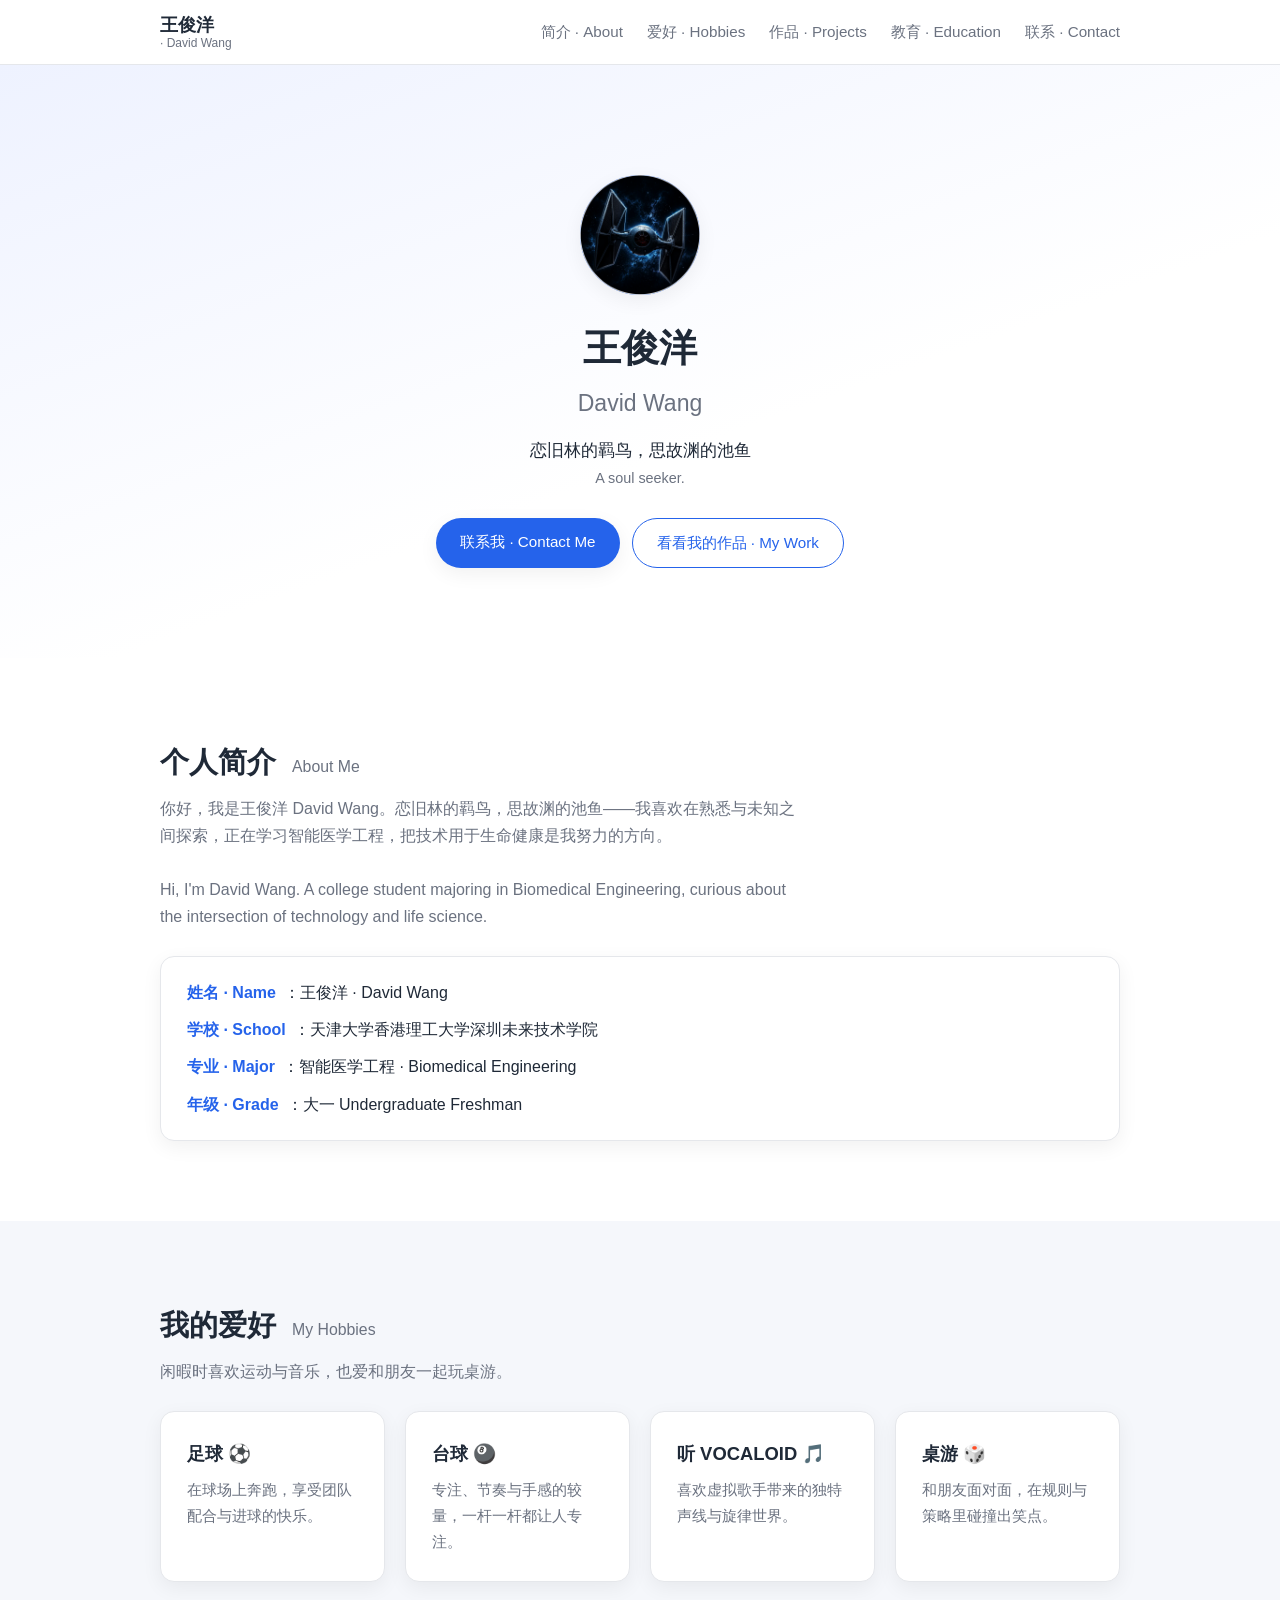
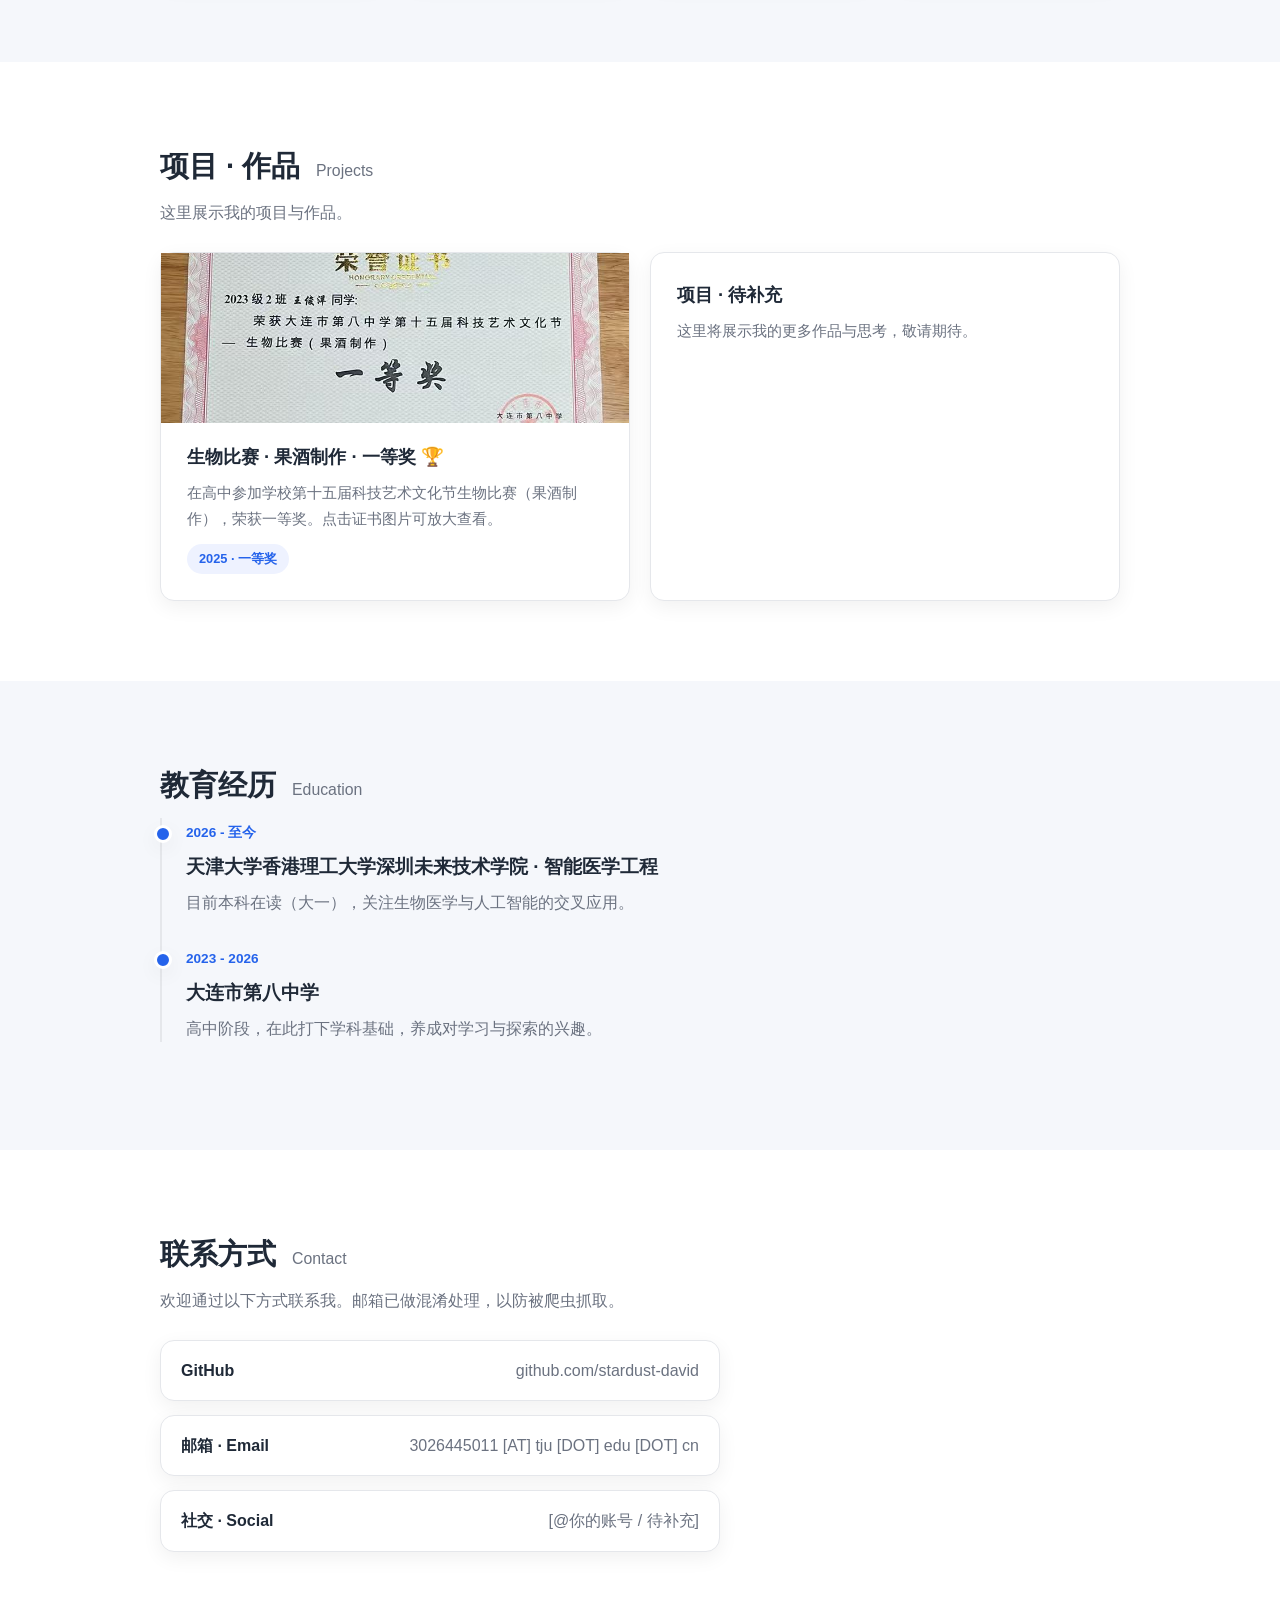
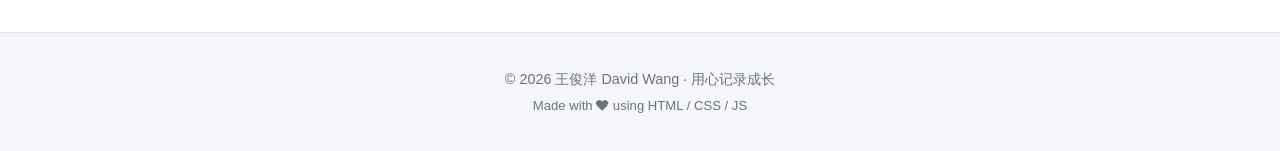
<file: personal-homepageV1.html>
<!DOCTYPE html>
<html lang="zh-CN">
<head>
  <meta charset="UTF-8" />
  <meta name="viewport" content="width=device-width, initial-scale=1.0" />
  <title>王俊洋 David Wang | 个人主页 · Personal Homepage</title>
  <meta name="description" content="我是王俊洋 David Wang，天津大学香港理工大学深圳未来技术学院智能医学工程专业学生。这是我的个人主页。" />
  <link rel="stylesheet" href="./css/style.css" />
</head>
<body>

  <!-- ============ 顶部导航 ============ -->
  <header class="navbar" id="navbar">
    <nav class="container nav-inner">
      <a class="brand" href="#home">王俊洋<span class="brand-en">· David Wang</span></a>
      <button class="nav-toggle" id="navToggle" aria-label="打开菜单">
        <span></span><span></span><span></span>
      </button>
      <ul class="nav-menu" id="navMenu">
        <li><a href="#about">简介 · About</a></li>
        <li><a href="#hobbies">爱好 · Hobbies</a></li>
        <li><a href="#projects">作品 · Projects</a></li>
        <li><a href="#education">教育 · Education</a></li>
        <li><a href="#contact">联系 · Contact</a></li>
      </ul>
    </nav>
  </header>

  <!-- ============ 首屏 Hero ============ -->
  <section class="hero" id="home">
    <div class="container hero-inner reveal">
      <div class="avatar">
        <!--
          头像图片：把照片命名为 avatar。(png/jpg/jpeg/webp 均可)
          放到 personal-homepage/assets/ 文件夹，即可自动显示。
        -->
        <img class="avatar-img" src="./assets/avatar.png" alt="头像" />
      </div>
      <h1 class="hero-name">王俊洋<span class="hero-name-en">David Wang</span></h1>
      <p class="hero-tagline">恋旧林的羁鸟，思故渊的池鱼</p>
      <p class="hero-tagline-en">A soul seeker.</p>
      <div class="hero-cta">
        <a class="btn btn-primary" href="#contact">联系我 · Contact Me</a>
        <a class="btn btn-ghost" href="#projects">看看我的作品 · My Work</a>
      </div>
    </div>
  </section>

  <!-- ============ 个人简介 ============ -->
  <section class="section" id="about">
    <div class="container reveal">
      <h2 class="section-title">个人简介 <span class="section-title-en">About Me</span></h2>
      <p class="section-intro">
        你好，我是王俊洋 David Wang。恋旧林的羁鸟，思故渊的池鱼——我喜欢在熟悉与未知之间探索，正在学习智能医学工程，把技术用于生命健康是我努力的方向。
      </p>
      <p class="section-intro-en">
        Hi, I'm David Wang. A college student majoring in Biomedical Engineering, curious about the intersection of technology and life science.
      </p>
      <ul class="info-list">
        <li><strong>姓名 · Name</strong>：王俊洋 · David Wang</li>
        <li><strong>学校 · School</strong>：天津大学香港理工大学深圳未来技术学院</li>
        <li><strong>专业 · Major</strong>：智能医学工程 · Biomedical Engineering</li>
        <li><strong>年级 · Grade</strong>：大一 Undergraduate Freshman</li>
      </ul>
    </div>
  </section>

  <!-- ============ 爱好 ============ -->
  <section class="section section-alt" id="hobbies">
    <div class="container reveal">
      <h2 class="section-title">我的爱好 <span class="section-title-en">My Hobbies</span></h2>
      <p class="section-intro">闲暇时喜欢运动与音乐，也爱和朋友一起玩桌游。</p>
      <div class="card-grid">
        <div class="card">
          <h3>足球 ⚽</h3>
          <p>在球场上奔跑，享受团队配合与进球的快乐。</p>
        </div>
        <div class="card">
          <h3>台球 🎱</h3>
          <p>专注、节奏与手感的较量，一杆一杆都让人专注。</p>
        </div>
        <div class="card">
          <h3>听 VOCALOID 🎵</h3>
          <p>喜欢虚拟歌手带来的独特声线与旋律世界。</p>
        </div>
        <div class="card">
          <h3>桌游 🎲</h3>
          <p>和朋友面对面，在规则与策略里碰撞出笑点。</p>
        </div>
      </div>
    </div>
  </section>

  <!-- ============ 项目 / 作品 ============ -->
  <section class="section" id="projects">
    <div class="container reveal">
      <h2 class="section-title">项目 · 作品 <span class="section-title-en">Projects</span></h2>
      <p class="section-intro">这里展示我的项目与作品。</p>
      <div class="card-grid">
        <div class="card project-card">
          <a class="project-figure" href="./assets/award-fruit-wine.jpg" target="_blank" rel="noopener">
            <img class="project-img" src="./assets/award-fruit-wine.jpg" alt="大连市第八中学科技艺术文化节生物比赛一等奖证书" />
          </a>
          <h3>生物比赛 · 果酒制作 · 一等奖 🏆</h3>
          <p>在高中参加学校第十五届科技艺术文化节生物比赛（果酒制作），荣获一等奖。点击证书图片可放大查看。</p>
          <span class="card-tag">2025 · 一等奖</span>
        </div>
        <div class="card project-card">
          <h3>项目 · 待补充</h3>
          <p>这里将展示我的更多作品与思考，敬请期待。</p>
        </div>
      </div>
    </div>
  </section>

  <!-- ============ 教育经历 ============ -->
  <section class="section section-alt" id="education">
    <div class="container reveal">
      <h2 class="section-title">教育经历 <span class="section-title-en">Education</span></h2>
      <div class="timeline">
        <div class="timeline-item">
          <span class="timeline-date">2026 - 至今</span>
          <h3>天津大学香港理工大学深圳未来技术学院 · 智能医学工程</h3>
          <p>目前本科在读（大一），关注生物医学与人工智能的交叉应用。</p>
        </div>
        <div class="timeline-item">
          <span class="timeline-date">2023 - 2026</span>
          <h3>大连市第八中学</h3>
          <p>高中阶段，在此打下学科基础，养成对学习与探索的兴趣。</p>
        </div>
      </div>
    </div>
  </section>

  <!-- ============ 联系方式 ============ -->
  <section class="section" id="contact">
    <div class="container reveal">
      <h2 class="section-title">联系方式 <span class="section-title-en">Contact</span></h2>
      <p class="section-intro">欢迎通过以下方式联系我。邮箱已做混淆处理，以防被爬虫抓取。</p>
      <div class="contact-list">
        <div class="contact-item">
          <span class="contact-label">GitHub</span>
          <a class="contact-value" href="https://github.com/stardust-david" target="_blank" rel="noopener">github.com/stardust-david</a>
        </div>
        <div class="contact-item">
          <span class="contact-label">邮箱 · Email</span>
          <span class="contact-value">3026445011 [AT] tju [DOT] edu [DOT] cn</span>
        </div>
        <div class="contact-item">
          <span class="contact-label">社交 · Social</span>
          <span class="contact-value">[@你的账号 / 待补充]</span>
        </div>
      </div>
    </div>
  </section>

  <!-- ============ 页脚 ============ -->
  <footer class="footer">
    <div class="container">
      <p>© <span id="year"></span> 王俊洋 David Wang · 用心记录成长</p>
      <p class="footer-note">Made with ❤ using HTML / CSS / JS</p>
    </div>
  </footer>

  <script src="./js/main.js"></script>
</body>
</html>
</file>
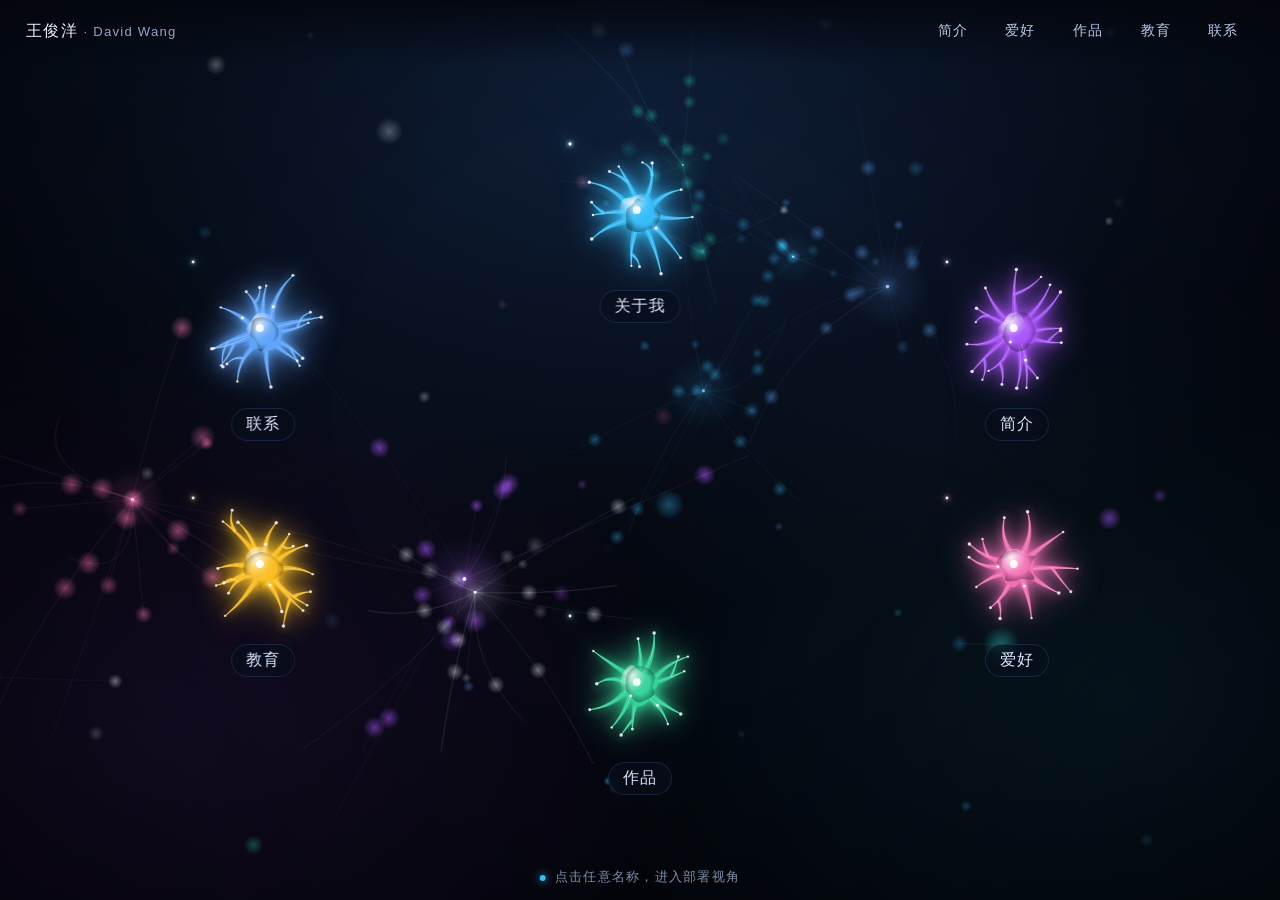
<file: personal-homepageV2.html>
<!DOCTYPE html>
<html lang="zh-CN" data-phase="overview">
<head>
<meta charset="UTF-8" />
<meta name="viewport" content="width=device-width, initial-scale=1.0" />
<title>王俊洋 David Wang · 神经网络主页</title>
<meta name="description" content="王俊洋 David Wang 的个人主页：以神经网络节点导航的方式呈现简介、爱好、作品、教育与联系方式。" />
<link rel="preconnect" href="https://fonts.googleapis.com" />
<style>
/* ============================================================
   V3 · 神经网络主题
   - 深空背景 + canvas 神经元脉络（程序化生成，无需图片）
   - 6 个发光节点分布屏幕四周，点击后飞向中心并展开内容
   - 全部样式/脚本内联，页面自包含；不依赖 style.css / main.js
   ============================================================ */
:root {
  --bg: #04060d;
  --bg-2: #070c18;
  --ink: #e9f0ff;
  --muted: #93a6c4;
  --line: rgba(120, 170, 255, 0.16);
  --panel-bg: linear-gradient(158deg, rgba(17, 26, 46, 0.86), rgba(8, 13, 26, 0.93));
  --shadow: 0 26px 70px rgba(0, 0, 0, 0.6);
}

* { box-sizing: border-box; }

html, body {
  margin: 0;
  padding: 0;
}

/* 背景必须画在「有高度」的元素上：页面主体全是 fixed/absolute，
   body 自身高度为 0 会让渐变定位区退化、不透明层不绘制（透出白底）。
   因此给 html 定高 + 底色，body 用 min-height 撑满视口。 */
html {
  height: 100%;
  background-color: var(--bg);
}

body {
  min-height: 100%;
  background:
    radial-gradient(1200px 800px at 50% 12%, rgba(34, 78, 140, 0.28), transparent 62%),
    radial-gradient(900px 700px at 12% 82%, rgba(88, 40, 140, 0.22), transparent 60%),
    radial-gradient(900px 700px at 88% 78%, rgba(20, 96, 120, 0.2), transparent 60%),
    linear-gradient(180deg, var(--bg-2), var(--bg) 55%, #03050b);
  background-repeat: no-repeat;
  background-attachment: fixed;
  color: var(--ink);
  font-family: -apple-system, BlinkMacSystemFont, "Segoe UI", "PingFang SC",
    "Hiragino Sans GB", "Microsoft YaHei", "Noto Sans SC", sans-serif;
  -webkit-font-smoothing: antialiased;
  overflow: hidden;
}

/* ---------- 背景画布 ---------- */
#fx {
  position: fixed;
  inset: 0;
  z-index: 0;
  display: block;
}

/* 让四角略暗，中心更聚焦；聚焦态会进一步压暗四周 */
.vignette {
  position: fixed;
  inset: 0;
  z-index: 1;
  pointer-events: none;
  opacity: 0.78;
  transition: opacity 0.7s ease;
  background: radial-gradient(circle at 50% 46%, transparent 38%, rgba(0, 0, 0, 0.55) 100%);
}

/* ---------- 舞台 ---------- */
.stage {
  position: fixed;
  inset: 0;
  z-index: 2;
}

/* 节点之间的发光连线 */
.links {
  position: absolute;
  inset: 0;
  width: 100%;
  height: 100%;
  pointer-events: none;
  overflow: visible;
  opacity: 0;
  transition: opacity 0.5s ease;
}
.link-glow {
  stroke-linecap: round;
  filter: blur(3px);
}
.link-core {
  stroke-linecap: round;
  stroke-dasharray: 7 13;
  animation: linkFlow 2.6s linear infinite;
}
@keyframes linkFlow {
  to { stroke-dashoffset: -40; }
}

/* ---------- 节点 ---------- */
.nodes {
  position: absolute;
  inset: 0;
  z-index: 3;
  pointer-events: none;
}

.node {
  position: absolute;
  left: 50%;
  top: 50%;
  transform: translate(-50%, -50%) translate(var(--dx, 0px), var(--dy, 0px)) scale(1);
  width: 168px;
  margin: 0;
  padding: 0;
  border: 0;
  background: none;
  color: inherit;
  font: inherit;
  cursor: pointer;
  pointer-events: auto;
  display: flex;
  flex-direction: column;
  align-items: center;
  gap: 12px;
  transition: transform 0.95s cubic-bezier(0.22, 1, 0.36, 1),
              opacity 0.5s ease,
              visibility 0.5s;
  -webkit-tap-highlight-color: transparent;
}
.node:focus-visible { outline: none; }
.node:focus-visible .node-neuron {
  filter: drop-shadow(0 0 10px #ffffff) drop-shadow(0 0 30px var(--c));
}

/* 节点：神经元（胞体 + 树突 + 发光的突触末梢 + 流动电信号） */
.neuron-defs { position: absolute; width: 0; height: 0; overflow: hidden; }

.node-neuron {
  position: relative;
  display: block;
  /* 随视口高度自适应：始终能塞进「顶栏 ↔ 面板上沿」之间（见 activePos()） */
  width: clamp(64px, calc((27vh - 86px) / 1.09), 140px);
  height: clamp(64px, calc((27vh - 86px) / 1.09), 140px);
  filter: drop-shadow(0 0 5px var(--c)) drop-shadow(0 0 15px var(--c));
  transition: transform 0.5s cubic-bezier(0.22, 1, 0.36, 1), filter 0.5s ease;
  will-change: transform, filter;
  pointer-events: none;
}
.node-neuron svg { display: block; width: 100%; height: 100%; overflow: visible; }

/* 树突 / 胞体：颜色取节点色 */
.node-neuron .dendrite { fill: var(--c); opacity: 0.9; }
.node-neuron .dendrite-hl {
  fill: none;
  stroke: rgba(255, 255, 255, 0.34);
  stroke-width: 1;
  stroke-linecap: round;
}
.node-neuron .soma { fill: var(--c); opacity: 0.96; }
.node-neuron .soma-hi { opacity: 0.9; }
.node-neuron .soma-rim { opacity: 0.72; }
.node-neuron .soma-core { fill: #ffffff; opacity: 0.92; }

/* 突触末梢：呼吸式闪烁 */
.node-neuron .tip {
  fill: #ffffff;
  opacity: 0.85;
  animation: tipPulse 3.4s ease-in-out infinite;
}
@keyframes tipPulse {
  0%, 100% { opacity: 0.3; }
  50% { opacity: 1; }
}

/* 沿树突流动的电信号 */
.node-neuron .spark {
  fill: #ffffff;
  opacity: 0.95;
  filter: drop-shadow(0 0 3px #ffffff);
}

/* 节点名称：绝对定位于神经元下方，使胞体中心＝节点中心 */
.node-name {
  position: absolute;
  top: calc(100% + 6px);
  left: 50%;
  transform: translateX(-50%);
  padding: 5px 14px;
  font-size: 0.98rem;
  letter-spacing: 0.06em;
  white-space: nowrap;
  color: #dce8ff;
  background: rgba(8, 14, 28, 0.66);
  border: 1px solid var(--line);
  border-radius: 999px;
  backdrop-filter: blur(6px);
  transition: color 0.3s ease, border-color 0.3s ease, box-shadow 0.3s ease;
}

.node:hover .node-neuron {
  transform: scale(1.06);
  filter: drop-shadow(0 0 8px var(--c)) drop-shadow(0 0 26px var(--c));
}
.node:hover .node-name {
  color: #fff;
  border-color: color-mix(in srgb, var(--c) 65%, transparent);
  box-shadow: 0 0 20px color-mix(in srgb, var(--c) 40%, transparent);
}

/* 当前选中的节点：飞到面板正上方的「核心位」，持续发亮 */
.node.is-active {
  opacity: 1;
  pointer-events: none;
  cursor: default;
}
.node.is-active .node-neuron {
  transform: scale(1.09);
  filter: drop-shadow(0 0 10px var(--c)) drop-shadow(0 0 36px var(--c));
}
.node.is-active .node-neuron .dendrite { opacity: 1; }
.node.is-active .node-neuron .tip { animation-duration: 2.2s; }
.node.is-active .node-name {
  color: #fff;
  border-color: color-mix(in srgb, var(--c) 70%, transparent);
  box-shadow: 0 0 22px color-mix(in srgb, var(--c) 45%, transparent);
  /* 桌面端：蓝色神经元紧贴面板上沿，此处标签会压住面板，故仅隐去视觉；
     用 opacity（而非 visibility）以保证按钮仍保有可读名称，供读屏使用 */
  opacity: 0;
}

/* ============================================================
   三态：概览（只有名称）→ 聚焦（居中放大、只剩大号名称）→ 详情（展开面板）
   由 <html data-phase> 驱动，js 里对应 'overview' / 'focus' / 'detail'
   ============================================================ */

/* —— 概览态：6 个部分都只显示「神经元 + 名称」，中央留空 —— */
html[data-phase="overview"] .node { opacity: 1; }

/* —— 聚焦态：被点中的节点飞到屏幕中央并整体放大，只有名称是重点 —— */
html[data-phase="focus"] .node.is-active {
  /* 覆盖 .node 的基础 transform：中心点不变，只把整体放大 */
  transform: translate(-50%, -50%) translate(var(--dx, 0px), var(--dy, 0px)) scale(1.6);
  pointer-events: auto;      /* 允许再点一次进入详情 */
  cursor: pointer;
}
html[data-phase="focus"] .node.is-active .node-neuron {
  transform: none;           /* 放大交给 .node 整体做，避免二次缩放 */
  filter: drop-shadow(0 0 14px var(--c)) drop-shadow(0 0 52px var(--c));
}
html[data-phase="focus"] .node.is-active .node-name { opacity: 1; }

/* 聚焦态：其余部分完全退场（既不可点，也不进读屏顺序） */
html[data-phase="focus"] .node:not(.is-active) {
  opacity: 0;
  visibility: hidden;
  pointer-events: none;
}

/* 聚焦态：给被选中的部署点套一圈缓缓呼吸的「部署环」 */
html[data-phase="focus"] .node.is-active .node-neuron::after {
  content: "";
  position: absolute;
  inset: -15%;
  border: 1px solid color-mix(in srgb, var(--c) 62%, transparent);
  border-radius: 50%;
  animation: deployRing 2.8s ease-in-out infinite;
}
@keyframes deployRing {
  0%, 100% { opacity: 0.22; transform: scale(0.94); }
  50%      { opacity: 0.8;  transform: scale(1.05); }
}

/* 聚焦态：四周压暗，把注意力收到中央 */
html[data-phase="focus"] .vignette { opacity: 1; }

/* —— 详情态：被选节点贴到面板上沿，四周其他节点保持可点 —— */
html[data-phase="detail"] .node:not(.is-active) { opacity: 0.82; }
html[data-phase="detail"] .node:not(.is-active):hover { opacity: 1; }


/* ---------- 中心内容面板 ---------- */
.panels {
  position: absolute;
  inset: 0;
  z-index: 4;
  pointer-events: none;
}

.panel {
  position: absolute;
  left: 50%;
  top: 27%;
  /* 宽度与 JS 中的 dockPos() 保持一致（min(760px, 56vw)），
     保证左右两侧的节点永远落在面板之外 */
  width: min(760px, 56vw);
  /* 顶部 27% 起始；上限 48%，同时保证面板底部不压到正下方「联系」节点
     （联系节点顶边约在 84%H - 74px 处） */
  max-height: min(48%, calc(57% - 74px));
  transform: translateX(-50%) translateY(10px);
  padding: 26px 34px 30px;
  border: 1px solid var(--line);
  border-radius: 22px;
  background: var(--panel-bg);
  box-shadow: var(--shadow), inset 0 0 70px rgba(56, 189, 248, 0.05);
  backdrop-filter: blur(16px);
  overflow-y: auto;
  overflow-x: hidden;
  overscroll-behavior: contain;
  opacity: 0;
  visibility: hidden;
  pointer-events: none;
  transition: opacity 0.55s ease, transform 0.55s cubic-bezier(0.22, 1, 0.36, 1),
              visibility 0.55s;
  scrollbar-width: thin;
  scrollbar-color: rgba(120, 170, 255, 0.35) transparent;
}
.panel::-webkit-scrollbar { width: 8px; }
.panel::-webkit-scrollbar-thumb {
  background: rgba(120, 170, 255, 0.3);
  border-radius: 8px;
}
.panel.is-active {
  opacity: 1;
  visibility: visible;
  pointer-events: auto;
  transform: translateX(-50%) translateY(0);
}
/* 面板顶部的高光条，颜色跟随该部分主题色 */
.panel::before {
  content: "";
  position: absolute;
  top: 0;
  left: 12%;
  right: 12%;
  height: 2px;
  border-radius: 2px;
  background: linear-gradient(90deg, transparent, var(--c), transparent);
  opacity: 0.9;
}

.panel-head {
  display: flex;
  align-items: baseline;
  gap: 14px;
  flex-wrap: wrap;
  margin-bottom: 14px;
}
.panel-title {
  margin: 0;
  font-size: clamp(1.5rem, 2.6vw, 2rem);
  letter-spacing: 0.04em;
}
.panel-en {
  font-size: 0.82rem;
  letter-spacing: 0.22em;
  text-transform: uppercase;
  color: color-mix(in srgb, var(--c) 70%, #cfe0ff);
  opacity: 0.85;
}

.panel p { line-height: 1.85; }

/* ---------- 头像 + 姓名（关于我） ---------- */
.hero-wrap {
  display: flex;
  flex-direction: column;
  align-items: center;
  text-align: center;
  gap: 4px;
}
.avatar-ring {
  position: relative;
  width: 118px;
  height: 118px;
  border-radius: 50%;
  padding: 4px;
  background: conic-gradient(from 0deg, #38bdf8, #a855f7, #f472b6, #38bdf8);
  box-shadow: 0 0 40px rgba(56, 189, 248, 0.4);
  animation: ringSpin 12s linear infinite;
}
@keyframes ringSpin { to { transform: rotate(360deg); } }
.avatar-ring img {
  position: relative;
  width: 100%;
  height: 100%;
  border-radius: 50%;
  object-fit: cover;
  display: block;
  background: #0a1120;
  animation: ringSpin 12s linear reverse infinite;
}
.hero-name {
  margin: 16px 0 0;
  font-size: clamp(1.9rem, 3.4vw, 2.6rem);
  letter-spacing: 0.06em;
}
.hero-name-en {
  display: block;
  margin-top: 6px;
  font-size: 0.82rem;
  font-weight: 500;
  letter-spacing: 0.3em;
  text-transform: uppercase;
  color: var(--muted);
}
.hero-sub {
  margin: 12px 0 0;
  font-size: 0.9rem;
  color: var(--muted);
}

/* ---------- Morphing 格言 ---------- */
.morphing--tagline { margin-top: 14px; }
.morphing .morph-item { margin: 0; }
.morphing:not(.is-ready) .morph-item { display: none; }
.morphing:not(.is-ready) .morph-item:first-child { display: block; }
.morphing.is-ready { display: grid; }
.morphing.is-ready .morph-item {
  grid-area: 1 / 1;
  align-self: center;
  opacity: 0;
  filter: blur(10px);
  transform: translateY(8px);
  transition: opacity 0.7s ease, filter 0.7s ease, transform 0.7s ease;
  pointer-events: none;
  will-change: opacity, filter, transform;
}
.morphing.is-ready .morph-item.is-active {
  opacity: 1;
  filter: blur(0);
  transform: translateY(0);
}
.tagline {
  font-size: 1.12rem;
  letter-spacing: 0.08em;
  color: #cfe0ff;
}
.tagline-en {
  font-size: 1rem;
  letter-spacing: 0.14em;
  color: #9fd0ff;
}

/* ---------- Video Text 标题 ---------- */
.video-text {
  position: relative;
  display: inline-block;
  isolation: isolate;
}
.video-text__label { display: inline-block; }
.video-text__media {
  position: absolute;
  inset: 0;
  opacity: 0;
  pointer-events: none;
  -webkit-mask-repeat: no-repeat;
  mask-repeat: no-repeat;
  -webkit-mask-position: 0 0;
  mask-position: 0 0;
  -webkit-mask-size: 100% 100%;
  mask-size: 100% 100%;
  transition: opacity 0.45s ease;
}
.video-text__media video {
  width: 100%;
  height: 100%;
  object-fit: cover;
  display: block;
}
.video-text.is-video .video-text__label {
  color: transparent;
  -webkit-text-fill-color: transparent;
  /* 字形外发光：在深色背景上再拉开一档辨识度 */
  text-shadow: 0 0 18px rgba(147, 197, 253, 0.35), 0 0 40px rgba(96, 165, 250, 0.18);
}
.video-text.is-video .video-text__media { opacity: 1; }

/* ---------- 简介 ---------- */
.info-list {
  list-style: none;
  margin: 18px 0 0;
  padding: 0;
  display: grid;
  gap: 10px;
}
.info-list li {
  padding: 9px 16px;
  border-radius: 12px;
  background: rgba(11, 18, 34, 0.66);
  border: 1px solid rgba(120, 170, 255, 0.12);
  font-size: 0.93rem;
  color: #d5e2f8;
}
.info-list strong {
  color: #7dd3fc;
  font-weight: 600;
  margin-right: 8px;
}
.intro-en {
  color: var(--muted);
  font-size: 0.92rem;
}

/* ---------- 卡片（爱好 / 作品） ---------- */
.deck {
  display: grid;
  gap: 16px;
  margin-top: 18px;
}
.deck--4 { grid-template-columns: repeat(4, minmax(0, 1fr)); }
.deck--2 { grid-template-columns: repeat(2, minmax(0, 1fr)); }

.card {
  position: relative;
  padding: 18px;
  border-radius: 16px;
  background: linear-gradient(160deg, rgba(20, 30, 52, 0.9), rgba(10, 16, 30, 0.92));
  border: 1px solid rgba(120, 170, 255, 0.14);
  transition: transform 0.4s cubic-bezier(0.22, 1, 0.36, 1),
              box-shadow 0.4s ease, border-color 0.4s ease;
}
.card h3 {
  margin: 0 0 8px;
  font-size: 1.02rem;
  color: #eaf2ff;
}
.card p {
  margin: 0;
  font-size: 0.86rem;
  line-height: 1.7;
  color: var(--muted);
}
.card:hover {
  transform: translateY(-5px);
  border-color: color-mix(in srgb, var(--c) 55%, transparent);
  box-shadow: 0 18px 40px rgba(0, 0, 0, 0.5),
              0 0 28px color-mix(in srgb, var(--c) 30%, transparent);
}

/* 卡片的错落“叠牌”感：轻量，不会溢出面板 */
@media (hover: hover) and (min-width: 901px) and (prefers-reduced-motion: no-preference) {
  .deck--4 .card:nth-child(1) { transform: translate(-5px, 3px) rotate(-1.6deg); }
  .deck--4 .card:nth-child(2) { transform: translate(-1px, -3px) rotate(-0.6deg); }
  .deck--4 .card:nth-child(3) { transform: translate(2px, 3px) rotate(0.7deg); }
  .deck--4 .card:nth-child(4) { transform: translate(5px, -2px) rotate(1.7deg); }
  .deck--2 .card:nth-child(1) { transform: translate(-4px, -2px) rotate(-0.8deg); }
  .deck--2 .card:nth-child(2) { transform: translate(4px, 2px) rotate(0.8deg); }
  .deck:hover .card,
  .deck:focus-within .card { transform: translateY(-5px) rotate(0deg); }
}

/* 爱好卡片自定义鼠标指针（沿用 V2） */
.hobby-card--football { cursor: url("[data-uri]") 16 16, auto; }
.hobby-card--pool { cursor: url("[data-uri]") 16 16, auto; }
.hobby-card--vocaloid { cursor: url("[data-uri]") 16 16, auto; }
.hobby-card--dice { cursor: url("[data-uri]") 16 16, auto; }
@media (hover: none) {
  .hobby-card--football, .hobby-card--pool,
  .hobby-card--vocaloid, .hobby-card--dice { cursor: auto; }
}

/* ---------- 作品卡片 ---------- */
.project-figure {
  display: block;
  margin: -18px -18px 14px;
  border-radius: 16px 16px 0 0;
  overflow: hidden;
  border-bottom: 1px solid rgba(120, 170, 255, 0.14);
}
.project-img {
  width: 100%;
  height: 120px;
  object-fit: cover;
  display: block;
  transition: transform 0.5s ease;
}
.project-figure:hover .project-img { transform: scale(1.05); }
.card-tag {
  display: inline-block;
  margin-top: 12px;
  padding: 4px 12px;
  font-size: 0.76rem;
  letter-spacing: 0.08em;
  color: #7dd3fc;
  border-radius: 999px;
  background: rgba(56, 189, 248, 0.12);
  border: 1px solid rgba(56, 189, 248, 0.3);
}

/* ---------- 教育时间线 ---------- */
.timeline {
  position: relative;
  margin-top: 18px;
  padding-left: 24px;
  border-left: 2px solid rgba(120, 170, 255, 0.2);
}
.timeline-item {
  position: relative;
  margin-bottom: 26px;
  padding-right: 240px;
}
.timeline-item:last-child { margin-bottom: 0; }
.timeline-item::before {
  content: "";
  position: absolute;
  left: -32px;
  top: 7px;
  width: 12px;
  height: 12px;
  border-radius: 50%;
  background: var(--c);
  box-shadow: 0 0 14px var(--c);
}
.timeline-date {
  display: inline-block;
  font-size: 0.82rem;
  letter-spacing: 0.12em;
  color: #7dd3fc;
}
.timeline-item h3 {
  margin: 6px 0;
  font-size: 1.02rem;
  color: #eaf2ff;
}
.timeline-item p {
  margin: 0;
  font-size: 0.87rem;
  color: var(--muted);
}
.school-logos {
  position: absolute;
  top: 50%;
  right: 0;
  transform: translateY(-50%);
  display: flex;
  align-items: center;
  gap: 18px;
}
.school-logo {
  display: block;
  height: 46px;
  width: auto;
  max-width: 168px;
  object-fit: contain;
  opacity: 0.92;
  transition: opacity 0.25s ease, transform 0.3s ease;
}
.school-logo:hover { opacity: 1; transform: scale(1.06); }
.school-logo--mark { height: 46px; width: 46px; }

/* ---------- 联系方式 ---------- */
.contact-list {
  display: grid;
  gap: 12px;
  margin-top: 18px;
}
.contact-item {
  display: flex;
  align-items: center;
  justify-content: space-between;
  gap: 16px;
  flex-wrap: wrap;
  padding: 14px 18px;
  border-radius: 14px;
  background: rgba(11, 18, 34, 0.7);
  border: 1px solid rgba(120, 170, 255, 0.14);
}
.contact-label {
  font-size: 0.86rem;
  letter-spacing: 0.08em;
  color: #7dd3fc;
}
.contact-value {
  font-size: 0.92rem;
  color: #dbe7fb;
  text-decoration: none;
}
a.contact-value:hover { color: #7dd3fc; text-decoration: underline; }

/* ---------- 顶栏 ---------- */
.topbar {
  position: fixed;
  top: 0;
  left: 0;
  right: 0;
  z-index: 20;
  display: flex;
  align-items: center;
  justify-content: space-between;
  gap: 16px;
  padding: 14px 26px;
  background: linear-gradient(180deg, rgba(4, 6, 13, 0.85), transparent);
  pointer-events: none;
}
.topbar > * { pointer-events: auto; }
.brand {
  font-size: 0.98rem;
  letter-spacing: 0.08em;
  color: #eaf2ff;
  text-decoration: none;
}
.brand span { color: var(--muted); font-size: 0.82rem; }
.topnav {
  display: flex;
  gap: 6px;
  flex-wrap: wrap;
}
.topnav button {
  padding: 7px 15px;
  border-radius: 999px;
  border: 1px solid transparent;
  background: transparent;
  color: #b9cae8;
  font-family: inherit;
  font-size: 0.86rem;
  letter-spacing: 0.06em;
  cursor: pointer;
  transition: color 0.3s ease, background 0.3s ease, border-color 0.3s ease,
              box-shadow 0.3s ease;
}
.topnav button:hover { color: #fff; background: rgba(120, 170, 255, 0.1); }
.topnav button.is-active {
  color: #04121c;
  font-weight: 600;
  background: linear-gradient(120deg, #7dd3fc, #a855f7);
  box-shadow: 0 0 22px rgba(120, 170, 255, 0.45);
}

/* ---------- 底部提示 ---------- */
.hint {
  position: fixed;
  left: 50%;
  bottom: 14px;
  z-index: 20;
  transform: translateX(-50%);
  margin: 0;
  font-size: 0.8rem;
  letter-spacing: 0.1em;
  color: rgba(147, 166, 196, 0.85);
  text-align: center;
  pointer-events: none;
  white-space: nowrap;
}
.hint::before {
  content: "";
  display: inline-block;
  width: 6px;
  height: 6px;
  margin-right: 9px;
  border-radius: 50%;
  background: #38bdf8;
  box-shadow: 0 0 10px #38bdf8;
  animation: hintPulse 1.9s ease-in-out infinite;
  vertical-align: middle;
}
@keyframes hintPulse {
  0%, 100% { opacity: 0.35; transform: scale(0.8); }
  50% { opacity: 1; transform: scale(1.15); }
}

/* ============================================================
   响应式：窄屏改为「节点标签横排 + 面板常规流式」，
   避免绝对定位在小屏上互相遮挡
   ============================================================ */
@media (max-width: 860px) {
  body { overflow: auto; }
  /* 移动端以节点为导航，隐藏顶部按钮组，避免与姓名挤成两行 */
  .topnav { display: none; }
  .brand { font-size: 0.92rem; white-space: nowrap; }
  .topbar { padding: 12px 18px; }
  .stage { position: relative; inset: auto; padding: 72px 16px 92px; }
  .links { display: none; }
  .nodes {
    position: static;
    display: flex;
    flex-wrap: wrap;
    justify-content: center;
    gap: 12px 14px;
    margin-bottom: 18px;
  }
  .node {
    position: static;
    transform: none !important;
    width: auto;
    opacity: 1;
    pointer-events: auto;
  }
  .node-neuron { width: 88px; height: 88px; }
  .node:focus-visible .node-neuron { filter: drop-shadow(0 0 6px var(--c)) drop-shadow(0 0 16px var(--c)); }
  .node-name {
    position: static;
    transform: none;
    font-size: 0.84rem;
    padding: 4px 11px;
  }
  .node.is-active .node-name { opacity: 1; }
  .node.is-active .node-neuron { transform: none; }

  /* 窄屏的三段式：节点原地放大（transform 不影响流式排版），
     其余节点变淡但仍可点，用来切换聚焦对象 */
  html[data-phase="focus"] .node.is-active,
  html[data-phase="detail"] .node.is-active {
    transform: scale(1.12) !important;
  }
  html[data-phase="focus"] .node:not(.is-active) {
    opacity: 0.42;
    visibility: visible;
    pointer-events: auto;
  }

  .panels { position: static; inset: auto; pointer-events: auto; }
  .panel {
    position: static;
    width: 100%;
    max-width: 100%;
    max-height: none;
    transform: none;
    opacity: 0;
    visibility: hidden;
    display: none;
  }
  .panel.is-active {
    display: block;
    opacity: 1;
    visibility: visible;
    transform: none;
    animation: panelIn 0.5s ease both;
  }
  @keyframes panelIn {
    from { opacity: 0; transform: translateY(14px); }
    to { opacity: 1; transform: none; }
  }
  .timeline-item { padding-right: 0; }
  .school-logos {
    position: static;
    transform: none;
    margin-top: 12px;
    gap: 14px;
  }
  .school-logo { height: 38px; max-width: 128px; }
  .school-logo--mark { height: 38px; width: 38px; }
  .deck--4, .deck--2 { grid-template-columns: 1fr; }
  .hint {
    position: static;
    transform: none;
    margin: 22px auto 0;
    white-space: normal;
  }
}

@media (max-width: 1080px) and (min-width: 861px) {
  .deck--4 { grid-template-columns: repeat(2, minmax(0, 1fr)); }
  .panel { padding-left: 22px; padding-right: 22px; }
  .timeline-item { padding-right: 172px; }
  .school-logo { height: 38px; max-width: 124px; }
  .school-logo--mark { height: 38px; width: 38px; }
  .school-logos { gap: 13px; }
  .hero-name { font-size: 1.9rem; }
}

/* 矮窗口：等比例缩小节点，避免与面板上下相撞 */
@media (max-height: 680px) and (min-width: 861px) {
  .panel { top: 25%; max-height: 48%; }
  .node { width: 150px; gap: 8px; }
  .node-neuron {
    width: clamp(60px, calc((25vh - 86px) / 1.09), 120px);
    height: clamp(60px, calc((25vh - 86px) / 1.09), 120px);
  }
  .node-name { font-size: 0.86rem; padding: 4px 11px; }
  .hero-name { font-size: 1.8rem; }
  .avatar-ring { width: 108px; height: 108px; }
}

/* 尊重系统「减少动态效果」 */
@media (prefers-reduced-motion: reduce) {
  *, *::before, *::after {
    animation-duration: 0.001ms !important;
    animation-iteration-count: 1 !important;
  }
  .node { transition: opacity 0.3s ease; }
  .node-neuron { transition: opacity 0.3s ease; }
  .node-neuron .spark { display: none; }
  .node-neuron .tip { animation: none; opacity: 0.8; }
  .panel { transition: opacity 0.3s ease; }
  .video-text__media { display: none; }
  .video-text.is-video .video-text__label {
    color: inherit;
    -webkit-text-fill-color: currentColor;
    text-shadow: none;
  }
  .morphing.is-ready .morph-item {
    filter: none;
    transform: none;
    transition: opacity 0.3s ease;
  }
}
</style>
</head>
<body>

<canvas id="fx" aria-hidden="true"></canvas>
<div class="vignette" aria-hidden="true"></div>

<!-- 神经元节点共用的渐变定义（供每个节点 SVG 引用） -->
<svg class="neuron-defs" aria-hidden="true" focusable="false" width="0" height="0">
  <defs>
    <radialGradient id="neuronHi" cx="36%" cy="30%" r="74%">
      <stop offset="0%" stop-color="#ffffff" stop-opacity="0.95"/>
      <stop offset="32%" stop-color="#ffffff" stop-opacity="0.5"/>
      <stop offset="66%" stop-color="#ffffff" stop-opacity="0.08"/>
      <stop offset="100%" stop-color="#ffffff" stop-opacity="0"/>
    </radialGradient>
    <radialGradient id="neuronRim" cx="50%" cy="46%" r="55%">
      <stop offset="58%" stop-color="#000000" stop-opacity="0"/>
      <stop offset="100%" stop-color="#000000" stop-opacity="0.5"/>
    </radialGradient>
  </defs>
</svg>

<header class="topbar">
  <a class="brand" href="#" data-goto="hero">王俊洋 <span>· David Wang</span></a>
  <nav class="topnav" id="topnav" aria-label="分区导航">
    <button type="button" data-goto="about">简介</button>
    <button type="button" data-goto="hobbies">爱好</button>
    <button type="button" data-goto="projects">作品</button>
    <button type="button" data-goto="education">教育</button>
    <button type="button" data-goto="contact">联系</button>
  </nav>
</header>

<main class="stage" id="stage">
  <svg class="links" id="links" aria-hidden="true"></svg>

  <div class="nodes" id="nodes">
    <button type="button" class="node" data-id="hero" style="--c:#38bdf8" aria-pressed="false">
      <span class="node-neuron" aria-hidden="true"></span>
      <span class="node-name">关于我</span>
    </button>

    <button type="button" class="node" data-id="about" style="--c:#a855f7" aria-pressed="false">
      <span class="node-neuron" aria-hidden="true"></span>
      <span class="node-name">简介</span>
    </button>

    <button type="button" class="node" data-id="hobbies" style="--c:#f472b6" aria-pressed="false">
      <span class="node-neuron" aria-hidden="true"></span>
      <span class="node-name">爱好</span>
    </button>

    <button type="button" class="node" data-id="projects" style="--c:#34d399" aria-pressed="false">
      <span class="node-neuron" aria-hidden="true"></span>
      <span class="node-name">作品</span>
    </button>

    <button type="button" class="node" data-id="education" style="--c:#fbbf24" aria-pressed="false">
      <span class="node-neuron" aria-hidden="true"></span>
      <span class="node-name">教育</span>
    </button>

    <button type="button" class="node" data-id="contact" style="--c:#60a5fa" aria-pressed="false">
      <span class="node-neuron" aria-hidden="true"></span>
      <span class="node-name">联系</span>
    </button>
  </div>

  <div class="panels" id="panels">

    <!-- ============ 关于我 ============ -->
    <section class="panel" data-id="hero" style="--c:#38bdf8" aria-hidden="true">
      <div class="hero-wrap">
        <div class="avatar-ring"><img src="./assets/avatar.png" alt="王俊洋头像" /></div>
        <h1 class="hero-name">
          <span class="video-text" data-video-text><span class="video-text__label">王俊洋</span><span class="video-text__media" aria-hidden="true"><video autoplay muted loop playsinline preload="auto" src="./assets/starfield-bright.mp4"></video></span></span>
          <span class="hero-name-en">David Wang</span>
        </h1>
        <p class="hero-sub">智能医学工程 · 天津大学香港理工大学深圳未来技术学院</p>
        <div class="morphing morphing--tagline" data-morph-interval="3800">
          <p class="tagline morph-item">恋旧林的羁鸟，思故渊的池鱼</p>
          <p class="tagline-en morph-item">A soul seeker.</p>
        </div>
      </div>
    </section>

    <!-- ============ 个人简介 ============ -->
    <section class="panel" data-id="about" style="--c:#a855f7" aria-hidden="true">
      <div class="panel-head">
        <h2 class="panel-title"><span class="video-text" data-video-text><span class="video-text__label">个人简介</span><span class="video-text__media" aria-hidden="true"><video muted loop playsinline preload="none" src="./assets/starfield-bright.mp4"></video></span></span></h2>
        <span class="panel-en">About Me</span>
      </div>
      <p>你好，我是王俊洋 David Wang。恋旧林的羁鸟，思故渊的池鱼——我喜欢在熟悉与未知之间探索，正在学习智能医学工程，把技术用于生命健康是我努力的方向。</p>
      <p class="intro-en">Hi, I'm David Wang — a Biomedical Engineering student curious about technology and life science.</p>
      <ul class="info-list">
        <li><strong>姓名 · Name</strong>王俊洋 · David Wang</li>
        <li><strong>学校 · School</strong>天津大学香港理工大学深圳未来技术学院</li>
        <li><strong>专业 · Major</strong>智能医学工程 · Biomedical Engineering</li>
        <li><strong>年级 · Grade</strong>大一 · Undergraduate Freshman</li>
      </ul>
    </section>

    <!-- ============ 爱好 ============ -->
    <section class="panel" data-id="hobbies" style="--c:#f472b6" aria-hidden="true">
      <div class="panel-head">
        <h2 class="panel-title"><span class="video-text" data-video-text><span class="video-text__label">我的爱好</span><span class="video-text__media" aria-hidden="true"><video muted loop playsinline preload="none" src="./assets/starfield-bright.mp4"></video></span></span></h2>
        <span class="panel-en">My Hobbies</span>
      </div>
      <p>闲暇时喜欢运动与音乐，也爱和朋友一起玩桌游。</p>
      <div class="deck deck--4">
        <div class="card hobby-card hobby-card--football">
          <h3>足球 ⚽</h3>
          <p>在球场上奔跑，享受团队配合与进球的快乐。</p>
        </div>
        <div class="card hobby-card hobby-card--pool">
          <h3>台球 🎱</h3>
          <p>专注、节奏与手感的较量，一杆一杆都让人专注。</p>
        </div>
        <div class="card hobby-card hobby-card--vocaloid">
          <h3>VOCALOID 🎵</h3>
          <p>喜欢虚拟歌手带来的独特声线与旋律世界。</p>
        </div>
        <div class="card hobby-card hobby-card--dice">
          <h3>桌游 🎲</h3>
          <p>和朋友面对面，在规则与策略里碰撞出笑点。</p>
        </div>
      </div>
    </section>

    <!-- ============ 作品 ============ -->
    <section class="panel" data-id="projects" style="--c:#34d399" aria-hidden="true">
      <div class="panel-head">
        <h2 class="panel-title"><span class="video-text" data-video-text><span class="video-text__label">项目 · 作品</span><span class="video-text__media" aria-hidden="true"><video muted loop playsinline preload="none" src="./assets/starfield-bright.mp4"></video></span></span></h2>
        <span class="panel-en">Projects</span>
      </div>
      <p>这里展示我的项目与作品。</p>
      <div class="deck deck--2">
        <div class="card">
          <a class="project-figure" href="./assets/award-fruit-wine.jpg" target="_blank" rel="noopener">
            <img class="project-img" src="./assets/award-fruit-wine.jpg" alt="大连市第八中学科技艺术文化节生物比赛一等奖证书" />
          </a>
          <h3>生物比赛 · 果酒制作 · 一等奖 🏆</h3>
          <p>高中参加校科技艺术文化节生物比赛（果酒制作），荣获一等奖。点击图片可放大。</p>
          <span class="card-tag">2025 · 一等奖</span>
        </div>
        <div class="card">
          <h3>项目 · 待补充</h3>
          <p>这里将展示我的更多作品与思考，敬请期待。</p>
        </div>
      </div>
    </section>

    <!-- ============ 教育经历 ============ -->
    <section class="panel" data-id="education" style="--c:#fbbf24" aria-hidden="true">
      <div class="panel-head">
        <h2 class="panel-title"><span class="video-text" data-video-text><span class="video-text__label">教育经历</span><span class="video-text__media" aria-hidden="true"><video muted loop playsinline preload="none" src="./assets/starfield-bright.mp4"></video></span></span></h2>
        <span class="panel-en">Education</span>
      </div>
      <div class="timeline">
        <div class="timeline-item">
          <span class="timeline-date">2026 - 至今</span>
          <h3>天津大学香港理工大学深圳未来技术学院 · 智能医学工程</h3>
          <p>目前本科在读（大一），关注生物医学与人工智能的交叉应用。</p>
          <div class="school-logos" aria-label="天津大学 / 香港理工大学">
            <img class="school-logo" src="./assets/school-logo-tju.png" alt="天津大学" loading="lazy">
            <img class="school-logo school-logo--mark" src="./assets/school-logo-polyu.png" alt="香港理工大学" loading="lazy">
          </div>
        </div>
        <div class="timeline-item">
          <span class="timeline-date">2023 - 2026</span>
          <h3>大连市第八中学</h3>
          <p>高中阶段，在此打下学科基础，养成对学习与探索的兴趣。</p>
          <div class="school-logos" aria-label="大连市第八中学">
            <img class="school-logo" src="./assets/school-logo-dl8z.png" alt="大连市第八中学" loading="lazy">
          </div>
        </div>
      </div>
    </section>

    <!-- ============ 联系方式 ============ -->
    <section class="panel" data-id="contact" style="--c:#60a5fa" aria-hidden="true">
      <div class="panel-head">
        <h2 class="panel-title"><span class="video-text" data-video-text><span class="video-text__label">联系方式</span><span class="video-text__media" aria-hidden="true"><video muted loop playsinline preload="none" src="./assets/starfield-bright.mp4"></video></span></span></h2>
        <span class="panel-en">Contact</span>
      </div>
      <p>欢迎通过以下方式联系我。邮箱已做混淆处理，以防被爬虫抓取。</p>
      <div class="contact-list">
        <div class="contact-item">
          <span class="contact-label">GitHub</span>
          <a class="contact-value" href="https://github.com/stardust-david" target="_blank" rel="noopener">github.com/stardust-david</a>
        </div>
        <div class="contact-item">
          <span class="contact-label">邮箱 · Email</span>
          <span class="contact-value">3026445011 [AT] tju [DOT] edu [DOT] cn</span>
        </div>
        <div class="contact-item">
          <span class="contact-label">社交 · Social</span>
          <span class="contact-value">[@你的账号 / 待补充]</span>
        </div>
      </div>
    </section>

  </div>
</main>

<p class="hint" id="hint">点击任意名称，进入部署视角</p>

<script>
/* ============================================================
   1) 神经网络背景：神经元脉络 + 漂浮粒子 + 微弱连线
   ============================================================ */
(function () {
  var canvas = document.getElementById('fx');
  if (!canvas) return;
  var ctx = canvas.getContext('2d');
  if (!ctx) return;

  var reduce = window.matchMedia('(prefers-reduced-motion: reduce)').matches;

  var W = 0, H = 0, DPR = 1, CX = 0, CY = 0;

  // ---- 伪 3D 相机（手写透视投影，不依赖任何外部库） ----
  var FOV = 1600;          // 焦距：越大透视越平缓
  var DEPTH = 640;         // 世界坐标 z ∈ [-DEPTH, DEPTH]
  var MAX_YAW = 0.38;      // 鼠标左右 → 偏航角上限（弧度）
  var MAX_PITCH = 0.26;    // 鼠标上下 → 俯仰角上限
  var cam = { yaw: 0, pitch: 0, tYaw: 0, tPitch: 0 };
  var cosY = 1, sinY = 0, cosP = 1, sinP = 0;

  var neurons = [], dots = [];
  var PALETTE = [
    [56, 189, 248], [168, 85, 247], [244, 114, 182],
    [45, 212, 191], [96, 165, 250], [226, 232, 240]
  ];

  function rgba(c, a) {
    return 'rgba(' + c[0] + ',' + c[1] + ',' + c[2] + ',' + a.toFixed(3) + ')';
  }
  function rnd(a, b) { return a + Math.random() * (b - a); }

  /* 透视投影：先绕 Y 轴偏航、再绕 X 轴俯仰，最后按 1/z 缩放 */
  function project(x, y, z) {
    var x1 = x * cosY - z * sinY;
    var z1 = x * sinY + z * cosY;
    var y1 = y * cosP - z1 * sinP;
    var z2 = y * sinP + z1 * cosP;
    var d = FOV + z2;
    if (d < 240) d = 240;            // 近平面，避免除零与爆屏
    var s = FOV / d;
    return { x: CX + x1 * s, y: CY + y1 * s, s: s, z: z2 };
  }

  /* 深度雾：越远越淡 */
  function fog(z) {
    var t = (z + DEPTH * 1.3) / (DEPTH * 2.6);
    if (t < 0) t = 0; else if (t > 1) t = 1;
    return 1 - t * 0.72;
  }

  /* 随机单位向量 */
  function randDir() {
    var a = rnd(0, Math.PI * 2), u = rnd(-1, 1), r = Math.sqrt(1 - u * u);
    return { x: Math.cos(a) * r, y: u, z: Math.sin(a) * r };
  }

  /* 在三维空间里建立「最近邻」图：每帧只画固定连线，避免闪烁 */
  function linkNear(list, maxDist, per) {
    var md2 = maxDist * maxDist;
    for (var i = 0; i < list.length; i++) {
      var cand = [];
      for (var j = 0; j < list.length; j++) {
        if (i === j) continue;
        var dx = list[i].x - list[j].x, dy = list[i].y - list[j].y, dz = list[i].z - list[j].z;
        var d2 = dx * dx + dy * dy + dz * dz;
        if (d2 < md2) cand.push({ j: j, d2: d2 });
      }
      cand.sort(function (a, b) { return a.d2 - b.d2; });
      list[i].nb = cand.slice(0, per).map(function (o) { return o.j; });
    }
  }

  function build() {
    neurons = [];
    dots = [];
    CX = W / 2; CY = H / 2;
    var spread = Math.min(W, H);

    var hubCount = W < 900 ? 4 : 7;
    for (var i = 0; i < hubCount; i++) {
      var c = PALETTE[i % PALETTE.length];
      var n = {
        x: rnd(-0.36, 0.36) * W,
        y: rnd(-0.40, 0.40) * H,
        z: rnd(-0.92, 0.92) * DEPTH,
        r: rnd(2.6, 5.2),
        c: c,
        ph: rnd(0, Math.PI * 2),
        spd: rnd(0.1, 0.26),
        tend: [],
        sat: [],
        nb: []
      };

      // 树突：三维方向，控制点取「中点 + 与方向正交的随机偏移」形成弯曲
      var tn = 7 + Math.floor(Math.random() * 4);
      for (var j = 0; j < tn; j++) {
        var dir = randDir();
        var len = rnd(0.09, 0.2) * spread * 1.6;
        var ex = n.x + dir.x * len, ey = n.y + dir.y * len, ez = n.z + dir.z * len;

        var px = rnd(-1, 1), py = rnd(-1, 1), pz = rnd(-1, 1);
        var dp = px * dir.x + py * dir.y + pz * dir.z;
        px -= dp * dir.x; py -= dp * dir.y; pz -= dp * dir.z;
        var pl = Math.sqrt(px * px + py * py + pz * pz) || 1;
        var bend = rnd(-0.5, 0.5) * len * 0.42;

        n.tend.push({
          x: (n.x + ex) / 2 + px / pl * bend,
          y: (n.y + ey) / 2 + py / pl * bend,
          z: (n.z + ez) / 2 + pz / pl * bend,
          ex: ex, ey: ey, ez: ez,
          w: rnd(0.5, 1.5),
          ph: rnd(0, 1),
          sp: rnd(0.05, 0.16)
        });
      }

      // 卫星节点：绕胞体的小网络
      var sn = 5 + Math.floor(Math.random() * 4);
      for (var k = 0; k < sn; k++) {
        var sd = randDir();
        var slen = rnd(0.04, 0.13) * spread;
        n.sat.push({
          x: n.x + sd.x * slen,
          y: n.y + sd.y * slen,
          z: n.z + sd.z * slen,
          r: rnd(0.9, 2.0),
          ph: rnd(0, 1)
        });
      }
      neurons.push(n);
    }

    var dotCount = Math.round(Math.min(90, Math.max(28, (W * H) / 26000)));
    for (var q = 0; q < dotCount; q++) {
      dots.push({
        x: rnd(-0.55, 0.55) * W,
        y: rnd(-0.55, 0.55) * H,
        z: rnd(-1, 1) * DEPTH,
        vx: rnd(-0.16, 0.16),
        vy: rnd(-0.16, 0.16),
        vz: rnd(-0.16, 0.16),
        r: rnd(0.7, 2.1),
        c: PALETTE[Math.floor(Math.random() * PALETTE.length)],
        a: rnd(0.25, 0.85),
        nb: []
      });
    }

    linkNear(neurons, spread * 0.95, 2);
    linkNear(dots, spread * 0.17, 2);
  }

  function resize() {
    DPR = Math.min(window.devicePixelRatio || 1, 2);
    W = window.innerWidth;
    H = window.innerHeight;
    canvas.width = Math.max(1, Math.round(W * DPR));
    canvas.height = Math.max(1, Math.round(H * DPR));
    canvas.style.width = W + 'px';
    canvas.style.height = H + 'px';
    ctx.setTransform(DPR, 0, 0, DPR, 0, 0);
    build();
  }

  /* 鼠标 → 目标视角（-1..1 归一化后映射到角度上限） */
  function onMove(e) {
    var nx = (e.clientX / W) * 2 - 1;
    var ny = (e.clientY / H) * 2 - 1;
    if (nx < -1) nx = -1; else if (nx > 1) nx = 1;
    if (ny < -1) ny = -1; else if (ny > 1) ny = 1;
    // 鼠标右移 → 相机右转（近处向左滑动）；下移 → 相机俯视
    cam.tYaw = -nx * MAX_YAW;
    cam.tPitch = ny * MAX_PITCH;
  }

  /* 平滑追随鼠标，并叠加一点自动漂移，让画面始终「活着」 */
  function update(dt, t) {
    var k = 1 - Math.exp(-dt * 4.2);
    cam.yaw += (cam.tYaw - cam.yaw) * k;
    cam.pitch += (cam.tPitch - cam.pitch) * k;

    var yaw = cam.yaw + Math.sin(t * 0.11) * 0.045;
    var pitch = cam.pitch + Math.sin(t * 0.083 + 1.3) * 0.03;
    cosY = Math.cos(yaw); sinY = Math.sin(yaw);
    cosP = Math.cos(pitch); sinP = Math.sin(pitch);

    for (var i = 0; i < dots.length; i++) {
      var p = dots[i];
      p.x += p.vx; p.y += p.vy; p.z += p.vz;
      if (p.z < -DEPTH) p.z = DEPTH; else if (p.z > DEPTH) p.z = -DEPTH;
      if (p.x < -0.7 * W) p.x = 0.7 * W; else if (p.x > 0.7 * W) p.x = -0.7 * W;
      if (p.y < -0.7 * H) p.y = 0.7 * H; else if (p.y > 0.7 * H) p.y = -0.7 * H;
    }
  }

  /* 神经元之间的三维连线 */
  function drawHubLinks() {
    for (var i = 0; i < neurons.length; i++) {
      var a = neurons[i];
      var pa = project(a.x, a.y, a.z);
      for (var k = 0; k < a.nb.length; k++) {
        var j = a.nb[k];
        if (j <= i) continue;
        var b = neurons[j];
        var pb = project(b.x, b.y, b.z);
        var f = fog((pa.z + pb.z) / 2);
        ctx.strokeStyle = rgba([130, 175, 255], 0.05 + 0.05 * f);
        ctx.lineWidth = Math.max(0.4, 0.7 * (pa.s + pb.s) / 2);
        ctx.beginPath();
        ctx.moveTo(pa.x, pa.y);
        var mx = (pa.x + pb.x) / 2, my = (pa.y + pb.y) / 2;
        ctx.quadraticCurveTo(mx + (pb.y - pa.y) * 0.06, my - (pb.x - pa.x) * 0.06, pb.x, pb.y);
        ctx.stroke();
      }
    }
  }

  /* 粒子之间若隐若现的连线（近邻图，已按深度排序在底层绘制） */
  function drawDotLinks() {
    for (var i = 0; i < dots.length; i++) {
      var a = dots[i];
      if (!a.nb.length) continue;
      var pa = project(a.x, a.y, a.z);
      for (var k = 0; k < a.nb.length; k++) {
        var j = a.nb[k];
        if (j <= i) continue;
        var b = dots[j];
        var pb = project(b.x, b.y, b.z);
        var f = fog((pa.z + pb.z) / 2);
        ctx.strokeStyle = rgba([120, 170, 255], 0.14 * f);
        ctx.lineWidth = 0.7;
        ctx.beginPath();
        ctx.moveTo(pa.x, pa.y);
        ctx.lineTo(pb.x, pb.y);
        ctx.stroke();
      }
    }
  }

  /* 单个神经元：树突 + 轴突脉冲 + 卫星节点 + 胞体光晕 */
  function drawHub(h, p, t) {
    var f = fog(p.z);
    var pulse = 0.5 + 0.5 * Math.sin(t * h.spd * 2 + h.ph);
    var steps = 10;

    for (var i = 0; i < h.tend.length; i++) {
      var td = h.tend[i];
      var cp = project(td.x, td.y, td.z);     // 控制点
      var ep = project(td.ex, td.ey, td.ez);  // 终点

      // 世界空间二次贝塞尔 → 屏幕折线（透视正确）
      ctx.beginPath();
      for (var s = 0; s <= steps; s++) {
        var tt = s / steps, mt = 1 - tt;
        var sx = mt * mt * p.x + 2 * mt * tt * cp.x + tt * tt * ep.x;
        var sy = mt * mt * p.y + 2 * mt * tt * cp.y + tt * tt * ep.y;
        if (s === 0) ctx.moveTo(sx, sy); else ctx.lineTo(sx, sy);
      }
      ctx.strokeStyle = rgba(h.c, (0.1 + 0.09 * pulse) * f);
      ctx.lineWidth = Math.max(0.4, td.w * p.s);
      ctx.stroke();

      // 沿树突流动的轴突脉冲
      var at = (t * td.sp + td.ph) % 1, mt2 = 1 - at;
      var qx = mt2 * mt2 * p.x + 2 * mt2 * at * cp.x + at * at * ep.x;
      var qy = mt2 * mt2 * p.y + 2 * mt2 * at * cp.y + at * at * ep.y;
      var pr = Math.max(0.8, 1.4 * p.s) * 7;
      var g = ctx.createRadialGradient(qx, qy, 0, qx, qy, pr);
      g.addColorStop(0, rgba(h.c, 0.8 * f));
      g.addColorStop(1, rgba(h.c, 0));
      ctx.fillStyle = g;
      ctx.beginPath();
      ctx.arc(qx, qy, pr, 0, Math.PI * 2);
      ctx.fill();
    }

    // 卫星节点与它们的连线
    for (var k = 0; k < h.sat.length; k++) {
      var st = h.sat[k];
      var sp = project(st.x, st.y, st.z);

      ctx.strokeStyle = rgba(h.c, 0.12 * f);
      ctx.lineWidth = Math.max(0.4, 0.8 * (p.s + sp.s) / 2);
      ctx.beginPath();
      ctx.moveTo(p.x, p.y);
      ctx.lineTo(sp.x, sp.y);
      ctx.stroke();

      var sw = 0.5 + 0.5 * Math.sin(t * 1.6 + st.ph * 6.283);
      var sr = Math.max(0.8, st.r * sp.s) * 6;
      var sg = ctx.createRadialGradient(sp.x, sp.y, 0, sp.x, sp.y, sr);
      sg.addColorStop(0, rgba(h.c, (0.4 + 0.4 * sw) * f));
      sg.addColorStop(1, rgba(h.c, 0));
      ctx.fillStyle = sg;
      ctx.beginPath();
      ctx.arc(sp.x, sp.y, sr, 0, Math.PI * 2);
      ctx.fill();
    }

    // 胞体光晕 + 亮点
    var rr = Math.max(7, h.r * p.s * (10 + 3 * pulse));
    var hg = ctx.createRadialGradient(p.x, p.y, 0, p.x, p.y, rr);
    hg.addColorStop(0, rgba(h.c, 0.6 * f));
    hg.addColorStop(0.28, rgba(h.c, 0.18 * f));
    hg.addColorStop(1, rgba(h.c, 0));
    ctx.fillStyle = hg;
    ctx.beginPath();
    ctx.arc(p.x, p.y, rr, 0, Math.PI * 2);
    ctx.fill();

    ctx.fillStyle = rgba([255, 255, 255], 0.78 * f);
    ctx.beginPath();
    ctx.arc(p.x, p.y, Math.max(0.9, h.r * p.s * 0.5), 0, Math.PI * 2);
    ctx.fill();
  }

  /* 单个漂浮粒子 */
  function drawDot(d, p) {
    var f = fog(p.z);
    var rr = Math.max(2, d.r * p.s * 6);
    var gg = ctx.createRadialGradient(p.x, p.y, 0, p.x, p.y, rr);
    gg.addColorStop(0, rgba(d.c, d.a * f));
    gg.addColorStop(1, rgba(d.c, 0));
    ctx.fillStyle = gg;
    ctx.beginPath();
    ctx.arc(p.x, p.y, rr, 0, Math.PI * 2);
    ctx.fill();
  }

  function draw(t) {
    ctx.clearRect(0, 0, W, H);
    ctx.globalCompositeOperation = 'lighter';

    // 收集全部绘制对象，按深度从远到近排序（远者先画）
    var items = [], i;
    for (i = 0; i < neurons.length; i++) {
      var hp = project(neurons[i].x, neurons[i].y, neurons[i].z);
      items.push({ z: hp.z, hub: neurons[i], p: hp });
    }
    for (i = 0; i < dots.length; i++) {
      var dp = project(dots[i].x, dots[i].y, dots[i].z);
      items.push({ z: dp.z, dot: dots[i], p: dp });
    }
    items.sort(function (a, b) { return b.z - a.z; });

    // 底层的连线
    drawHubLinks();
    drawDotLinks();

    for (i = 0; i < items.length; i++) {
      var it = items[i];
      if (it.hub) drawHub(it.hub, it.p, t);
      else drawDot(it.dot, it.p);
    }

    ctx.globalCompositeOperation = 'source-over';
  }

  resize();
  window.addEventListener('resize', function () {
    clearTimeout(resize._t);
    resize._t = setTimeout(function () { resize(); layout(); }, 160);
  });

  if (reduce) {
    // 静态一帧：给一个固定小角度，避免完全正对显得扁平
    cam.yaw = 0.2; cam.pitch = -0.12;
    cosY = Math.cos(cam.yaw); sinY = Math.sin(cam.yaw);
    cosP = Math.cos(cam.pitch); sinP = Math.sin(cam.pitch);
    draw(0);
  } else {
    window.addEventListener('pointermove', onMove, { passive: true });
    var start = performance.now(), last = start;
    (function loop(now) {
      var dt = Math.min(0.05, (now - last) / 1000);
      last = now;
      var t = (now - start) / 1000;
      update(dt, t);
      draw(t);
      requestAnimationFrame(loop);
    })(start);
  }
})();

/* ============================================================
   2) 节点导航：点击名字 → 节点飞向屏幕中心 + 展开内容面板
   ============================================================ */
var SECTIONS = [
  { id: 'hero',      name: '关于我', en: 'Profile'   },
  { id: 'about',     name: '简介',   en: 'About'     },
  { id: 'hobbies',   name: '爱好',   en: 'Hobbies'   },
  { id: 'projects',  name: '作品',   en: 'Projects'  },
  { id: 'education', name: '教育',   en: 'Education' },
  { id: 'contact',   name: '联系',   en: 'Contact'   }
];

/* 5 个停靠位：左上 / 左下 / 右上 / 右下 / 正下。
   当前分区占据顶部「核心位」，其余 5 个分区依次填充这 5 个位置，
   因此无论选中的是哪一节，都不会有两个节点抢占同一点。
   sx=-1 左 / 1 右　sy<0 上 / >0 下 */
var DOCK_SLOTS = [
  { sx: -1, sy: -0.65 },
  { sx: -1, sy:  0.65 },
  { sx:  1, sy: -0.65 },
  { sx:  1, sy:  0.65 },
  { sx:  0, sy:  1.00 }
];

var MOBILE_MAX = 860;         // 与该宽度以下的移动布局保持一致
var PANEL_MAX_W = 760;        // 与 CSS 中 .panel 的 width 保持一致

/* 顶栏底边：节点不允许压到导航条 */
function topbarBottom() {
  var tb = document.querySelector('.topbar');
  return tb ? tb.getBoundingClientRect().bottom : 60;
}

/* 核心位（当前分区所在位置）：落在「顶栏」与「面板上沿」之间的空隙正中。
   神经元的尺寸由 CSS 按视口高度给出（见 .node-neuron 的 clamp），这里读出实际高度，
   并按 .node.is-active 的 scale(1.09) 折算包围盒，保证上下都不重叠。 */
function activePos() {
  var panelTop = H * (H < 680 ? 0.25 : 0.27);   // 与 CSS 中 .panel 的 top 保持一致
  var el = nodeEls[activeId];
  var box = el && el.querySelector('.node-neuron');
  var half = ((box ? box.offsetHeight : 140) * 1.09) / 2;
  var topB = topbarBottom();
  var margin = 12;
  var y = Math.min((topB + panelTop) / 2, panelTop - half - margin);
  y = Math.max(y, topB + half + margin);
  return { x: W * 0.5, y: y };
}

/* 把 5 个停靠位依次分配给「非当前」分区 */
function assignSlots() {
  var i = 0;
  SECTIONS.forEach(function (s) {
    if (s.id === activeId) { s.slot = null; return; }
    s.slot = DOCK_SLOTS[i % DOCK_SLOTS.length];
    i++;
  });
}

/* 某个分区的停靠坐标（视口坐标） */
function dockPos(s) {
  var slot = s.slot || DOCK_SLOTS[0];
  var panelHalf = Math.min(PANEL_MAX_W, W * 0.56) / 2;
  var gap = Math.min(140, Math.max(96, W * 0.11));
  var spread = H < 680 ? 0.36 : 0.34;
  return {
    x: W * 0.5 + slot.sx * (panelHalf + gap),
    y: H * 0.5 + slot.sy * spread * H
  };
}

/* 节点横向半径（用于连线裁剪） */
function nodeHalfW() { return H < 680 ? 58 : 74; }

var stage = document.getElementById('stage');
var nodesWrap = document.getElementById('nodes');
var panelsWrap = document.getElementById('panels');
var linksSvg = document.getElementById('links');
var topnav = document.getElementById('topnav');
var hint = document.getElementById('hint');

var nodeEls = {};
var panelEls = {};
Array.prototype.forEach.call(document.querySelectorAll('.node'), function (el) {
  nodeEls[el.getAttribute('data-id')] = el;
});
Array.prototype.forEach.call(document.querySelectorAll('.panel'), function (el) {
  panelEls[el.getAttribute('data-id')] = el;
});

var activeId = null;       // 概览态没有选中项；聚焦/详情态为当前分区 id
var phase = 'overview';    // 'overview' | 'focus' | 'detail'
var W = 0, H = 0;

function isMobile() { return window.innerWidth <= MOBILE_MAX; }

/* 把节点摆到视口坐标 p（换算成相对舞台中心的 --dx / --dy） */
function placeNode(el, p) {
  if (!el || !p) return;
  el.style.setProperty('--dx', (p.x - W * 0.5) + 'px');
  el.style.setProperty('--dy', (p.y - H * 0.5) + 'px');
}

/* 神经元未缩放时的实测高度（布局尺寸，不受 transform 影响） */
function neuronHeight() {
  var el = nodeEls[SECTIONS[0].id];
  var box = el && el.querySelector('.node-neuron');
  return box && box.offsetHeight ? box.offsetHeight : 140;
}

/* 概览位：6 个分区均布在一个椭圆环上，中央刻意留空给「聚焦」用。
   环的半径同时受顶栏、底部提示和左右边界约束，保证任何视口都不越界。 */
function overviewPos(i) {
  var nH = neuronHeight();
  var cx = W * 0.5;
  var cy = H * 0.5;
  var topB = topbarBottom() + 18;                 // 不压顶栏
  var botL = H - 104;                             // 不压底部提示
  var maxRy = Math.min(cy - topB - nH / 2, botL - cy - nH / 2 - 40);
  var ry = Math.max(108, Math.min(H * 0.3, maxRy));
  var rx = Math.max(132, Math.min(W * 0.34, W * 0.5 - 84 - 44));
  var a = (-90 + i * 60) * Math.PI / 180;         // 从正上方起，每 60° 一个
  return { x: cx + Math.cos(a) * rx, y: cy + Math.sin(a) * ry };
}

/* 聚焦位：屏幕中央略偏上，给下方放大的名称留出空间 */
function focusPos() { return { x: W * 0.5, y: H * 0.44 }; }

/* 计算并写入每个节点的位移 */
function layout() {
  W = window.innerWidth;
  H = window.innerHeight;

  // 窄屏是流式排版：清掉位移，放大由 CSS 的 data-phase 规则负责
  if (isMobile()) {
    Array.prototype.forEach.call(document.querySelectorAll('.node'), function (el) {
      el.style.removeProperty('--dx');
      el.style.removeProperty('--dy');
    });
    drawLinks();
    return;
  }

  // 概览态：全部节点停在环上，谁也不占中央
  if (phase === 'overview') {
    SECTIONS.forEach(function (s, i) { placeNode(nodeEls[s.id], overviewPos(i)); });
    drawLinks();
    return;
  }

  // 聚焦态：被选中的飞到中央放大，其余留在原位淡出
  if (phase === 'focus') {
    SECTIONS.forEach(function (s, i) {
      placeNode(nodeEls[s.id], s.id === activeId ? focusPos() : overviewPos(i));
    });
    drawLinks();
    return;
  }

  // 详情态：被选中的贴到面板上沿，其余停靠四周
  assignSlots();
  SECTIONS.forEach(function (s) {
    placeNode(nodeEls[s.id], s.id === activeId ? activePos() : dockPos(s));
  });
  drawLinks();
}

/* 从中心节点向每个外围节点画发光连线 */
function drawLinks() {
  if (!linksSvg) return;
  linksSvg.innerHTML = '';
  // 连线只在详情态出现：概览/聚焦时中央没有「核心位」，画出来是散的
  if (isMobile() || phase !== 'detail' || !activeId) {
    linksSvg.style.opacity = '0';
    return;
  }
  linksSvg.style.opacity = '1';
  W = window.innerWidth;
  H = window.innerHeight;

  var ap = activePos();
  var cx = ap.x;
  var cy = ap.y;
  linksSvg.setAttribute('viewBox', '0 0 ' + W + ' ' + H);

  SECTIONS.forEach(function (s) {
    if (s.id === activeId) return;        // 中心节点自身不画线
    var pos = dockPos(s);                 // 与 layout() 保持一致
    var nx = pos.x, ny = pos.y;

    var dx = nx - cx, dy = ny - cy;
    var len = Math.sqrt(dx * dx + dy * dy) || 1;
    var ux = dx / len, uy = dy / len;
    var startPad = 46, endPad = nodeHalfW() + 6;
    if (len <= startPad + endPad + 4) return;

    var x1 = cx + ux * startPad, y1 = cy + uy * startPad;
    var x2 = nx - ux * endPad,   y2 = ny - uy * endPad;

    var el = panelEls[s.id];
    var color = (el && el.style.getPropertyValue('--c')) || '#38bdf8';
    color = color.trim() || '#38bdf8';

    var glow = document.createElementNS('http://www.w3.org/2000/svg', 'line');
    glow.setAttribute('x1', x1); glow.setAttribute('y1', y1);
    glow.setAttribute('x2', x2); glow.setAttribute('y2', y2);
    glow.setAttribute('stroke', color);
    glow.setAttribute('stroke-width', '7');
    glow.setAttribute('opacity', '0.12');
    glow.setAttribute('class', 'link-glow');
    linksSvg.appendChild(glow);

    var core = document.createElementNS('http://www.w3.org/2000/svg', 'line');
    core.setAttribute('x1', x1); core.setAttribute('y1', y1);
    core.setAttribute('x2', x2); core.setAttribute('y2', y2);
    core.setAttribute('stroke', color);
    core.setAttribute('stroke-width', '1.5');
    core.setAttribute('opacity', '0.55');
    core.setAttribute('class', 'link-core');
    linksSvg.appendChild(core);
  });
}

/* ============================================================
   三态切换：概览 → 聚焦 → 详情
   点「部署点」（节点）一定先进入聚焦态，再点一次才展开内容；
   顶栏按钮 / 方向键这类显式控件则直达详情。
   ============================================================ */

function setPhase(p) {
  phase = p;
  document.documentElement.setAttribute('data-phase', p);
}

function setHash(hash) {
  try { history.replaceState(null, '', hash); } catch (err) {}
}

function setHint(text) { if (hint) hint.textContent = text; }

function hintFor(id) {
  if (phase === 'overview') return '点击任意名称，进入部署视角';
  var s = SECTIONS.filter(function (x) { return x.id === id; })[0];
  var name = s ? s.name : '';
  if (phase === 'focus') return '再次点击「' + name + '」展开内容　·　Esc 返回概览';
  return '正在浏览「' + name + '」　·　点击四周其他节点切换　·　Esc 返回';
}

/* 刷新选中标记：节点高亮；面板只在详情态展开 */
function syncSelection() {
  SECTIONS.forEach(function (s) {
    var on = s.id === activeId;
    var n = nodeEls[s.id];
    var p = panelEls[s.id];
    if (n) {
      n.classList.toggle('is-active', on);
      n.setAttribute('aria-pressed', on ? 'true' : 'false');
    }
    if (p) {
      var show = on && phase === 'detail';
      p.classList.toggle('is-active', show);
      p.setAttribute('aria-hidden', show ? 'false' : 'true');
    }
  });

  if (topnav) {
    Array.prototype.forEach.call(topnav.querySelectorAll('button'), function (b) {
      b.classList.toggle('is-active', b.getAttribute('data-goto') === activeId);
    });
  }
}

/* 概览态：6 个部分都只显示名称，内容一律不展开 */
function goOverview() {
  activeId = null;
  setPhase('overview');
  syncSelection();
  setHint(hintFor(null));
  setHash(location.pathname + location.search);
  layout();
  syncVideos();
}

/* 聚焦态：镜头推近，屏幕上只剩该部分的大号名称 */
function focusSection(id) {
  if (!nodeEls[id]) return;
  activeId = id;
  setPhase('focus');
  syncSelection();
  setHint(hintFor(id));
  // 允许用 #projects 这样的锚点直接分享/直达
  setHash('#' + id);
  layout();
  syncVideos();
}

/* 详情态：面板展开 */
function openDetail(id) {
  if (!nodeEls[id]) return;
  activeId = id;
  setPhase('detail');
  syncSelection();
  setHint(hintFor(id));
  setHash('#' + id);
  layout();
  syncVideos();
}

/* 回退一步：详情 → 聚焦 → 概览 */
function stepBack() {
  if (phase === 'detail' && activeId) focusSection(activeId);
  else if (phase === 'focus') goOverview();
}

/* 事件绑定 */
document.addEventListener('click', function (e) {
  var el = e.target;
  var t = el.closest ? el.closest('[data-goto], .node') : null;

  if (t) {
    var id = t.getAttribute('data-goto') || t.getAttribute('data-id');
    if (!id || !nodeEls[id]) return;
    e.preventDefault();
    if (t.classList.contains('node')) {
      // 部署点：再点一次同一个才展开内容，点别的则先切到它的聚焦态
      if (phase === 'focus' && activeId === id) openDetail(id);
      else focusSection(id);
    } else {
      // 显式控件（顶栏导航、站名）：直达详情
      openDetail(id);
    }
    return;
  }

  // 点击空白处 = 回退一步（面板 / 顶栏内部的点击不算）
  if (el.closest && el.closest('.panel, .topbar')) return;
  stepBack();
});

/* 键盘：Esc 逐级后退；左右方向键在分区之间移动 */
document.addEventListener('keydown', function (e) {
  if (e.key === 'Escape') { stepBack(); return; }
  if (e.key !== 'ArrowRight' && e.key !== 'ArrowLeft') return;

  var ids = SECTIONS.map(function (s) { return s.id; });
  var i = activeId ? ids.indexOf(activeId) : -1;
  var n;
  if (i < 0) n = (e.key === 'ArrowRight') ? 0 : ids.length - 1;
  else n = (i + (e.key === 'ArrowRight' ? 1 : -1) + ids.length) % ids.length;
  e.preventDefault();

  // 方向键是「翻页」手势：已在阅读时直接换内容，否则只移动选中
  if (phase === 'detail') openDetail(ids[n]);
  else focusSection(ids[n]);
});

/* ============================================================
   3) 标题 Video Text：用「浩瀚星空」视频填充中文标题
   ============================================================ */
function syncVideos() {
  var vids = document.querySelectorAll('.video-text__media video');
  Array.prototype.forEach.call(vids, function (v) {
    var panel = v.closest('.panel');
    var visible = panel && panel.classList.contains('is-active');
    if (visible) {
      var p = v.play();
      if (p && typeof p.catch === 'function') p.catch(function () {});
    } else {
      v.pause();
    }
  });
}

(function () {
  var roots = document.querySelectorAll('[data-video-text]');
  if (!roots.length) return;
  if (window.matchMedia('(prefers-reduced-motion: reduce)').matches) return;

  function paint(root) {
    var label = root.querySelector('.video-text__label');
    var media = root.querySelector('.video-text__media');
    if (!label || !media) return;

    var w = root.clientWidth;
    var h = root.clientHeight;
    if (!w || !h) return;

    var dpr = Math.min(window.devicePixelRatio || 1, 2);
    var canvas = document.createElement('canvas');
    canvas.width = Math.max(1, Math.round(w * dpr));
    canvas.height = Math.max(1, Math.round(h * dpr));
    var c2 = canvas.getContext('2d');
    if (!c2) return;

    var cs = window.getComputedStyle(label);
    c2.scale(dpr, dpr);
    c2.font = [cs.fontStyle, cs.fontWeight, cs.fontSize, cs.fontFamily].join(' ');
    try { if ('letterSpacing' in c2) c2.letterSpacing = cs.letterSpacing || '0px'; } catch (err) {}
    c2.textAlign = 'center';
    c2.textBaseline = 'alphabetic';
    c2.fillStyle = '#fff';

    var text = (label.textContent || '').trim();
    if (!text) return;

    var m = c2.measureText(text);
    var ascent = m.actualBoundingBoxAscent;
    var descent = m.actualBoundingBoxDescent;
    if (typeof ascent !== 'number' || isNaN(ascent)) ascent = parseFloat(cs.fontSize) * 0.8;
    if (typeof descent !== 'number' || isNaN(descent)) descent = 0;
    c2.fillText(text, w / 2, h / 2 + (ascent - descent) / 2);

    var url;
    try { url = canvas.toDataURL('image/png'); } catch (err) { return; }
    if (!url) return;

    media.style.webkitMaskImage = 'url("' + url + '")';
    media.style.maskImage = 'url("' + url + '")';

    // 关键：视频真正出画之前不要隐藏文字，
    // 否则弱网或视频加载失败时，标题会整段消失（比变暗更难读）
    var vid = media.querySelector('video');
    if (!vid) return;
    if (vid.readyState >= 2) {
      root.classList.add('is-video');
    } else {
      var reveal = function () { root.classList.add('is-video'); };
      vid.addEventListener('loadeddata', reveal, { once: true });
      vid.addEventListener('canplay', reveal, { once: true });
    }
  }

  Array.prototype.forEach.call(roots, function (root) { paint(root); });

  var timer = null;
  window.addEventListener('resize', function () {
    if (timer) clearTimeout(timer);
    timer = setTimeout(function () {
      Array.prototype.forEach.call(roots, paint);
    }, 160);
  });

  if (document.fonts && document.fonts.ready) {
    document.fonts.ready.then(function () {
      Array.prototype.forEach.call(roots, paint);
    }).catch(function () {});
  }
})();

/* ============================================================
   4) Morphing Text：个人格言多段平滑切换
   ============================================================ */
(function () {
  var reduce = window.matchMedia('(prefers-reduced-motion: reduce)').matches;
  document.querySelectorAll('.morphing').forEach(function (group) {
    var items = Array.prototype.slice.call(group.querySelectorAll('.morph-item'));
    if (items.length < 2) return;
    group.classList.add('is-ready');
    items[0].classList.add('is-active');
    if (reduce) return;
    var index = 0;
    var interval = parseInt(group.getAttribute('data-morph-interval'), 10) || 3600;
    setInterval(function () {
      items[index].classList.remove('is-active');
      index = (index + 1) % items.length;
      items[index].classList.add('is-active');
    }, interval);
  });
})();

/* ============================================================
   4.5) 神经元节点：为每个节点生成有机的神经元图形
   （不规则胞体 + 带锥度的树突 + 发光突触末梢 + 流动电信号）
   ============================================================ */
(function buildNeurons() {
  var SIZE = 176, C = SIZE / 2, MAXR = 84;

  // 以 data-id 为种子的随机数，保证每次加载形状一致
  function mulberry32(a) {
    return function () {
      a |= 0; a = (a + 0x6D2B79F5) | 0;
      var t = Math.imul(a ^ (a >>> 15), 1 | a);
      t = (t + Math.imul(t ^ (t >>> 7), 61 | t)) ^ t;
      return ((t ^ (t >>> 14)) >>> 0) / 4294967296;
    };
  }
  function seedFrom(str) {
    var h = 2166136261;
    for (var i = 0; i < str.length; i++) { h ^= str.charCodeAt(i); h = Math.imul(h, 16777619); }
    return h >>> 0;
  }
  function f2(v) { return Math.round(v * 100) / 100; }
  function P(x, y) { return { x: x, y: y }; }
  function qp(p0, c, p1, t) {
    var m = 1 - t;
    return P(m * m * p0.x + 2 * m * t * c.x + t * t * p1.x,
             m * m * p0.y + 2 * m * t * c.y + t * t * p1.y);
  }
  function qt(p0, c, p1, t) {
    var m = 1 - t;
    return P(2 * m * (c.x - p0.x) + 2 * t * (p1.x - c.x),
             2 * m * (c.y - p0.y) + 2 * t * (p1.y - c.y));
  }
  function seg(p0, c, p1) {
    return 'M' + f2(p0.x) + ' ' + f2(p0.y) + 'Q' + f2(c.x) + ' ' + f2(c.y) + ' ' + f2(p1.x) + ' ' + f2(p1.y);
  }

  /* 带锥度的树突：沿二次贝塞尔中心线向两侧偏移半个宽度，构成填充形状 */
  function strand(p0, ctrl, p1, w0, w1) {
    var steps = 16, L = [], R = [], i, t, p, g, len, nx, ny, w;
    for (i = 0; i <= steps; i++) {
      t = i / steps;
      p = qp(p0, ctrl, p1, t);
      g = qt(p0, ctrl, p1, t);
      len = Math.hypot(g.x, g.y) || 1;
      nx = -g.y / len; ny = g.x / len;
      w = (w0 * Math.pow(1 - t, 1.15) + w1) / 2;
      L.push([f2(p.x + nx * w), f2(p.y + ny * w)]);
      R.push([f2(p.x - nx * w), f2(p.y - ny * w)]);
    }
    var d = 'M' + L[0][0] + ' ' + L[0][1];
    for (i = 1; i < L.length; i++) d += 'L' + L[i][0] + ' ' + L[i][1];
    for (i = R.length - 1; i >= 0; i--) d += 'L' + R[i][0] + ' ' + R[i][1];
    return d + 'Z';
  }

  /* 不规则胞体：闭合的 Catmull-Rom → 三次贝塞尔 */
  function blob(cx, cy, r, count, rand) {
    var pts = [], i, a, rr;
    for (i = 0; i < count; i++) {
      a = (i / count) * Math.PI * 2;
      rr = r * (0.72 + rand() * 0.56);
      pts.push([f2(cx + Math.cos(a) * rr), f2(cy + Math.sin(a) * rr)]);
    }
    var n = pts.length, d = 'M' + pts[0][0] + ' ' + pts[0][1];
    for (i = 0; i < n; i++) {
      var a0 = pts[(i - 1 + n) % n], a1 = pts[i], a2 = pts[(i + 1) % n], a3 = pts[(i + 2) % n];
      var c1x = a1[0] + (a2[0] - a0[0]) / 6, c1y = a1[1] + (a2[1] - a0[1]) / 6;
      var c2x = a2[0] - (a3[0] - a1[0]) / 6, c2y = a2[1] - (a3[1] - a1[1]) / 6;
      d += 'C' + f2(c1x) + ' ' + f2(c1y) + ' ' + f2(c2x) + ' ' + f2(c2y) + ' ' + a2[0] + ' ' + a2[1];
    }
    return d + 'Z';
  }

  function clampToField(p) {
    var dx = p.x - C, dy = p.y - C, dist = Math.hypot(dx, dy);
    if (dist > MAXR) { var s = MAXR / dist; return P(C + dx * s, C + dy * s); }
    return p;
  }

  Array.prototype.forEach.call(document.querySelectorAll('.node'), function (el) {
    var host = el.querySelector('.node-neuron');
    if (!host) return;

    var rand = mulberry32(seedFrom(el.getAttribute('data-id') || 'node') ^ 0x9e3779b9);
    var somaR = SIZE * 0.118;
    var dendMarkup = '', hlMarkup = '', tipMarkup = '', sparks = '';
    var tips = [], mains = [];

    var nD = 10 + Math.floor(rand() * 4);
    for (var i = 0; i < nD; i++) {
      var ang = (i / nD) * Math.PI * 2 + (rand() - 0.5) * 0.5;
      var start = P(C + Math.cos(ang) * somaR * 0.72, C + Math.sin(ang) * somaR * 0.72);
      var len = 38 + rand() * 28;
      var endAng = ang + (rand() - 0.5) * 0.6;
      var end = clampToField(P(start.x + Math.cos(endAng) * len, start.y + Math.sin(endAng) * len));
      var mid = P((start.x + end.x) / 2, (start.y + end.y) / 2);
      var perp = P(-(end.y - start.y), end.x - start.x);
      var plen = Math.hypot(perp.x, perp.y) || 1;
      var bend = (rand() - 0.5) * 26;
      var ctrl = P(mid.x + perp.x / plen * bend, mid.y + perp.y / plen * bend);

      dendMarkup += '<path class="dendrite" d="' + strand(start, ctrl, end, 6.4 + rand() * 1.8, 1.1) + '"/>';
      hlMarkup += '<path class="dendrite-hl" d="' + seg(start, ctrl, end) + '"/>';
      mains.push({ p0: start, c: ctrl, p1: end });
      tips.push(end);

      // 部分树突在中段分叉，形成更有机的形态
      if (rand() < 0.45) {
        var at = 0.45 + rand() * 0.28;
        var fp = qp(start, ctrl, end, at);
        var fa = Math.atan2(end.y - start.y, end.x - start.x) + (rand() < 0.5 ? 1 : -1) * (0.5 + rand() * 0.55);
        var flen = len * (0.34 + rand() * 0.3);
        var fend = clampToField(P(fp.x + Math.cos(fa) * flen, fp.y + Math.sin(fa) * flen));
        var fmid = P((fp.x + fend.x) / 2, (fp.y + fend.y) / 2);
        var fperp = P(-(fend.y - fp.y), fend.x - fp.x);
        var fplen = Math.hypot(fperp.x, fperp.y) || 1;
        var fbend = (rand() - 0.5) * 16;
        var fctrl = P(fmid.x + fperp.x / fplen * fbend, fmid.y + fperp.y / fplen * fbend);
        dendMarkup += '<path class="dendrite" d="' + strand(fp, fctrl, fend, 3.2 + rand() * 1.4, 0.9) + '"/>';
        hlMarkup += '<path class="dendrite-hl" d="' + seg(fp, fctrl, fend) + '"/>';
        tips.push(fend);
      }
    }

    for (var k = 0; k < tips.length; k++) {
      tipMarkup += '<circle class="tip" cx="' + f2(tips[k].x) + '" cy="' + f2(tips[k].y) +
        '" r="' + (1.5 + (k % 3) * 0.35).toFixed(2) +
        '" style="animation-delay:' + (k * 0.24).toFixed(2) + 's"/>';
    }

    // 沿 3 条树突流动的电信号
    for (var s = 0; s < 3; s++) {
      var m = mains[Math.floor(rand() * mains.length)];
      sparks += '<circle class="spark" r="1.8">' +
        '<animateMotion dur="' + (2.2 + rand() * 1.8).toFixed(2) + 's" begin="' + (rand() * 2.6).toFixed(2) +
        's" repeatCount="indefinite" path="' + seg(m.p0, m.c, m.p1) + '"/></circle>';
    }

    var somaMarkup =
      '<path class="soma" d="' + blob(C, C, somaR, 11, rand) + '"/>' +
      '<path class="soma-hi" d="' + blob(C - somaR * 0.16, C - somaR * 0.2, somaR * 0.9, 10, rand) + '" fill="url(#neuronHi)"/>' +
      '<path class="soma-rim" d="' + blob(C, C, somaR, 11, rand) + '" fill="url(#neuronRim)"/>' +
      '<circle class="soma-core" cx="' + f2(C - somaR * 0.2) + '" cy="' + f2(C - somaR * 0.24) + '" r="' + f2(somaR * 0.24) + '"/>';

    host.innerHTML =
      '<svg class="neuron" viewBox="0 0 ' + SIZE + ' ' + SIZE + '" aria-hidden="true" focusable="false">' +
      '<g class="neuron-dendrites">' + dendMarkup + '</g>' +
      '<g class="neuron-hl">' + hlMarkup + '</g>' +
      '<g class="neuron-tips">' + tipMarkup + '</g>' +
      '<g class="neuron-soma">' + somaMarkup + '</g>' +
      '<g class="neuron-sparks">' + sparks + '</g>' +
      '</svg>';
  });
})();

/* ============================================================
   5) 初始化
   ============================================================ */
(function () {
  // 支持 #about / #projects 之类的直达锚点（带锚点就直接落到详情，否则从概览开始）
  var hash = (location.hash || '').replace('#', '');
  if (hash && nodeEls[hash]) openDetail(hash);
  else goOverview();

  var yearEl = document.getElementById('year');
  if (yearEl) yearEl.textContent = new Date().getFullYear();
})();
</script>
</body>
</html>
</file>
<file: css/style.css>
/* ============================================================
   Personal Homepage - 基础样式
   - 现代简洁风格 · 响应式 · 卡片式布局
   可修改 :root 里的变量来快速换主题色
   ============================================================ */

:root {
  --color-primary: #2563eb;      /* 主色 */
  --color-primary-dark: #1d4ed8;
  --color-bg: #ffffff;           /* 主背景 */
  --color-bg-alt: #f5f7fb;       /* 交替区块背景 */
  --color-text: #1f2937;         /* 正文文字 */
  --color-text-muted: #6b7280;   /* 次要文字 */
  --color-border: #e5e7eb;
  --radius: 14px;
  --shadow: 0 6px 20px rgba(0, 0, 0, 0.06);
  --shadow-hover: 0 12px 30px rgba(0, 0, 0, 0.12);
  --max-width: 960px;
}

* { margin: 0; padding: 0; box-sizing: border-box; }

html { scroll-behavior: smooth; scroll-padding-top: 70px; }

body {
  font-family: -apple-system, BlinkMacSystemFont, "Segoe UI", "PingFang SC",
    "Hiragino Sans GB", "Microsoft YaHei", sans-serif;
  color: var(--color-text);
  background: var(--color-bg);
  line-height: 1.7;
  -webkit-font-smoothing: antialiased;
}

.container {
  width: min(var(--max-width), 92%);
  margin: 0 auto;
}

a { color: var(--color-primary); text-decoration: none; }

/* ---------- 顶部导航 ---------- */
.navbar {
  position: sticky;
  top: 0;
  z-index: 100;
  background: rgba(255, 255, 255, 0.85);
  backdrop-filter: blur(8px);
  border-bottom: 1px solid var(--color-border);
}
.nav-inner {
  display: flex;
  align-items: center;
  justify-content: space-between;
  height: 64px;
}
.brand {
  font-size: 1.15rem;
  font-weight: 700;
  color: var(--color-text);
  display: flex;
  flex-direction: column;
  line-height: 1.2;
}
.brand-en { font-size: 0.75rem; font-weight: 500; color: var(--color-text-muted); }
.nav-menu {
  display: flex;
  gap: 1.5rem;
  list-style: none;
}
.nav-menu a {
  color: var(--color-text-muted);
  font-size: 0.95rem;
  transition: color 0.2s;
}
.nav-menu a:hover,
.nav-menu a.active { color: var(--color-primary); }

/* 移动端汉堡按钮 */
.nav-toggle {
  display: none;
  flex-direction: column;
  gap: 5px;
  background: none;
  border: none;
  cursor: pointer;
}
.nav-toggle span {
  width: 24px;
  height: 2px;
  background: var(--color-text);
  transition: transform 0.3s;
}

/* ---------- Hero ---------- */
.hero {
  padding: 110px 0 90px;
  text-align: center;
  background: linear-gradient(160deg, #eef2ff 0%, #ffffff 60%);
}
.avatar {
  width: 120px;
  height: 120px;
  margin: 0 auto 20px;
  border-radius: 50%;
  background: var(--color-primary);
  overflow: hidden;            /* 圆角内裁剪图片 */
  display: flex;
  align-items: center;
  justify-content: center;
  box-shadow: var(--shadow);
}
/* 头像图片：满格铺满并裁剪成圆形 */
.avatar-img {
  width: 100%;
  height: 100%;
  object-fit: cover;           /* 保持比例，裁剪填满 */
  display: block;
}
.hero-name {
  font-size: 2.4rem;
  font-weight: 700;
}
.hero-name-en {
  display: block;
  font-size: 0.6em;
  font-weight: 500;
  color: var(--color-text-muted);
  margin-top: 4px;
}
.hero-tagline {
  margin-top: 14px;
  font-size: 1.05rem;
  color: var(--color-text);
}
.hero-tagline-en {
  font-size: 0.9rem;
  color: var(--color-text-muted);
}
.hero-cta {
  margin-top: 28px;
  display: flex;
  gap: 12px;
  justify-content: center;
  flex-wrap: wrap;
}

/* ---------- 按钮 ---------- */
.btn {
  display: inline-block;
  padding: 11px 24px;
  border-radius: 999px;
  font-size: 0.95rem;
  transition: transform 0.2s, box-shadow 0.2s, background 0.2s;
}
.btn:hover { transform: translateY(-2px); }
.btn-primary {
  background: var(--color-primary);
  color: #fff;
  box-shadow: var(--shadow);
}
.btn-primary:hover { background: var(--color-primary-dark); }
.btn-ghost {
  background: transparent;
  color: var(--color-primary);
  border: 1px solid var(--color-primary);
}

/* ---------- 通用区块 ---------- */
.section { padding: 80px 0; }
.section-alt { background: var(--color-bg-alt); }
.section-title {
  font-size: 1.8rem;
  font-weight: 700;
  margin-bottom: 8px;
}
.section-title-en {
  font-size: 0.55em;
  font-weight: 500;
  color: var(--color-text-muted);
  margin-left: 8px;
}
.section-intro {
  color: var(--color-text-muted);
  margin-bottom: 26px;
  max-width: 640px;
}
.section-intro-en {
  color: var(--color-text-muted);
  margin-bottom: 26px;
  max-width: 640px;
}

/* ---------- 信息列表（简介） ---------- */
.info-list {
  list-style: none;
  display: grid;
  gap: 10px;
  background: var(--color-bg);
  border: 1px solid var(--color-border);
  border-radius: var(--radius);
  padding: 22px 26px;
  box-shadow: var(--shadow);
}
.info-list strong { color: var(--color-primary); margin-right: 8px; }

/* ---------- 卡片网格 ---------- */
.card-grid {
  display: grid;
  grid-template-columns: repeat(auto-fit, minmax(220px, 1fr));
  gap: 20px;
}
.card {
  background: var(--color-bg);
  border: 1px solid var(--color-border);
  border-radius: var(--radius);
  padding: 26px;
  box-shadow: var(--shadow);
  transition: transform 0.25s, box-shadow 0.25s;
}
.card:hover {
  transform: translateY(-4px);
  box-shadow: var(--shadow-hover);
}
.card h3 { margin-bottom: 8px; font-size: 1.15rem; }
.card p { color: var(--color-text-muted); font-size: 0.95rem; }
.card-link {
  display: inline-block;
  margin-top: 12px;
  font-size: 0.9rem;
}

/* ---------- 项目卡片 ---------- */
.project-figure {
  display: block;
  margin: -26px -26px 18px;   /* 让图片撑满卡片顶部 */
  overflow: hidden;
}
.project-img {
  width: 100%;
  height: 170px;
  object-fit: cover;
  display: block;
  transition: transform 0.3s;
}
.project-card:hover .project-img { transform: scale(1.05); }

.card-tag {
  display: inline-block;
  margin-top: 12px;
  padding: 4px 12px;
  font-size: 0.8rem;
  font-weight: 600;
  color: var(--color-primary);
  background: #eef2ff;
  border-radius: 999px;
}

/* ---------- 时间线（教育经历） ---------- */
.timeline {
  border-left: 2px solid var(--color-border);
  padding-left: 24px;
}
.timeline-item {
  position: relative;
  margin-bottom: 28px;
}
.timeline-item::before {
  content: "";
  position: absolute;
  left: -32px;
  top: 7px;
  width: 12px;
  height: 12px;
  border-radius: 50%;
  background: var(--color-primary);
  border: 3px solid #fff;
  box-shadow: var(--shadow);
}
.timeline-date {
  font-size: 0.85rem;
  color: var(--color-primary);
  font-weight: 600;
}
.timeline-item h3 { margin: 6px 0; }
.timeline-item p { color: var(--color-text-muted); }

/* ---------- 联系方式 ---------- */
.contact-list {
  display: grid;
  gap: 14px;
  max-width: 560px;
}
.contact-item {
  display: flex;
  justify-content: space-between;
  align-items: center;
  gap: 16px;
  background: var(--color-bg);
  border: 1px solid var(--color-border);
  border-radius: var(--radius);
  padding: 16px 20px;
  box-shadow: var(--shadow);
}
.contact-label { font-weight: 600; }
.contact-value { color: var(--color-text-muted); word-break: break-all; }

/* ---------- 页脚 ---------- */
.footer {
  padding: 34px 0;
  text-align: center;
  border-top: 1px solid var(--color-border);
  color: var(--color-text-muted);
  font-size: 0.9rem;
  background: var(--color-bg-alt);
}
.footer-note { font-size: 0.82rem; margin-top: 4px; }

/* ---------- 滚动淡入动画 ---------- */
.reveal {
  opacity: 0;
  transform: translateY(24px);
  transition: opacity 0.7s ease, transform 0.7s ease;
}
.reveal.visible { opacity: 1; transform: none; }

/* ---------- 响应式 ---------- */
@media (max-width: 640px) {
  .nav-toggle { display: flex; }
  .nav-menu {
    display: none;
    position: absolute;
    top: 64px;
    left: 0;
    right: 0;
    background: #fff;
    flex-direction: column;
    gap: 0;
    border-bottom: 1px solid var(--color-border);
    box-shadow: var(--shadow);
  }
  .nav-menu.open { display: flex; }
  .nav-menu li { border-top: 1px solid var(--color-border); }
  .nav-menu a { display: block; padding: 14px 5%; }
  .hero { padding: 80px 0 60px; }
  .hero-name { font-size: 1.9rem; }
  .contact-item { flex-direction: column; align-items: flex-start; }
}
</file>
